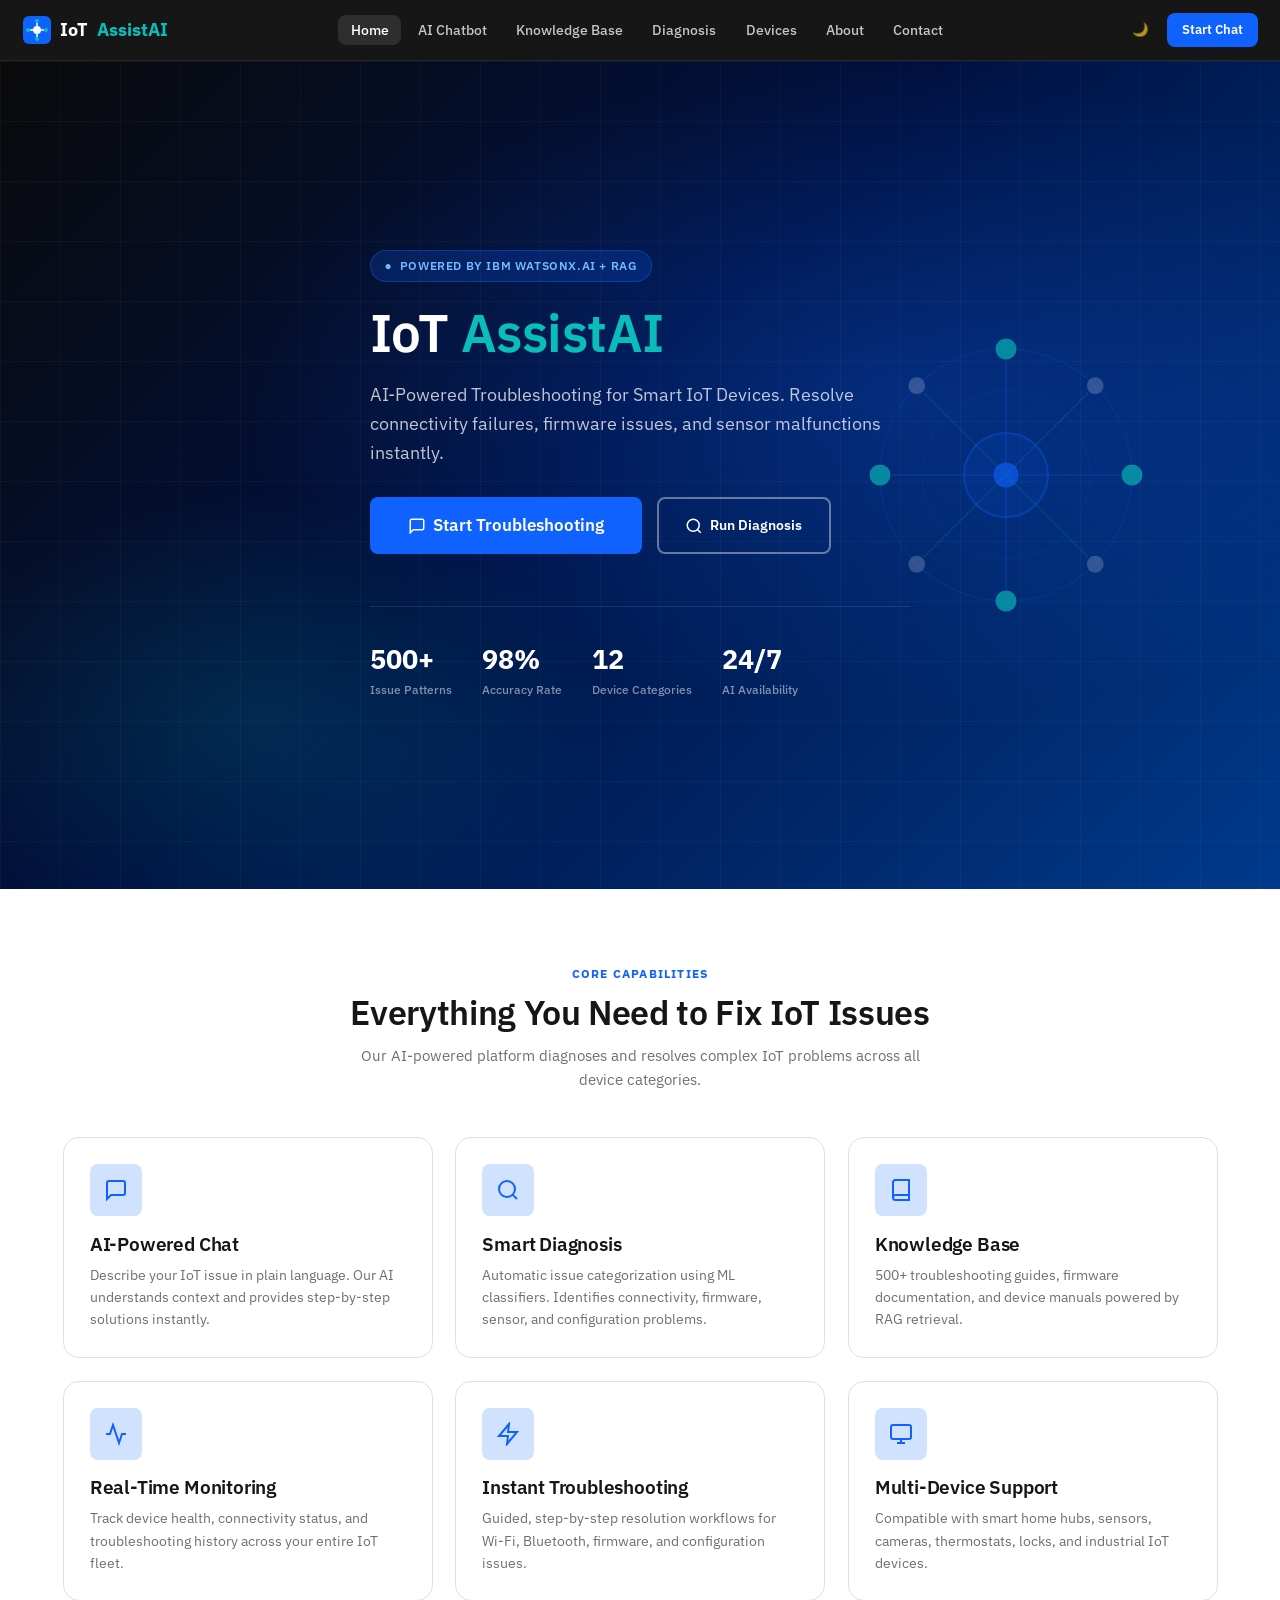
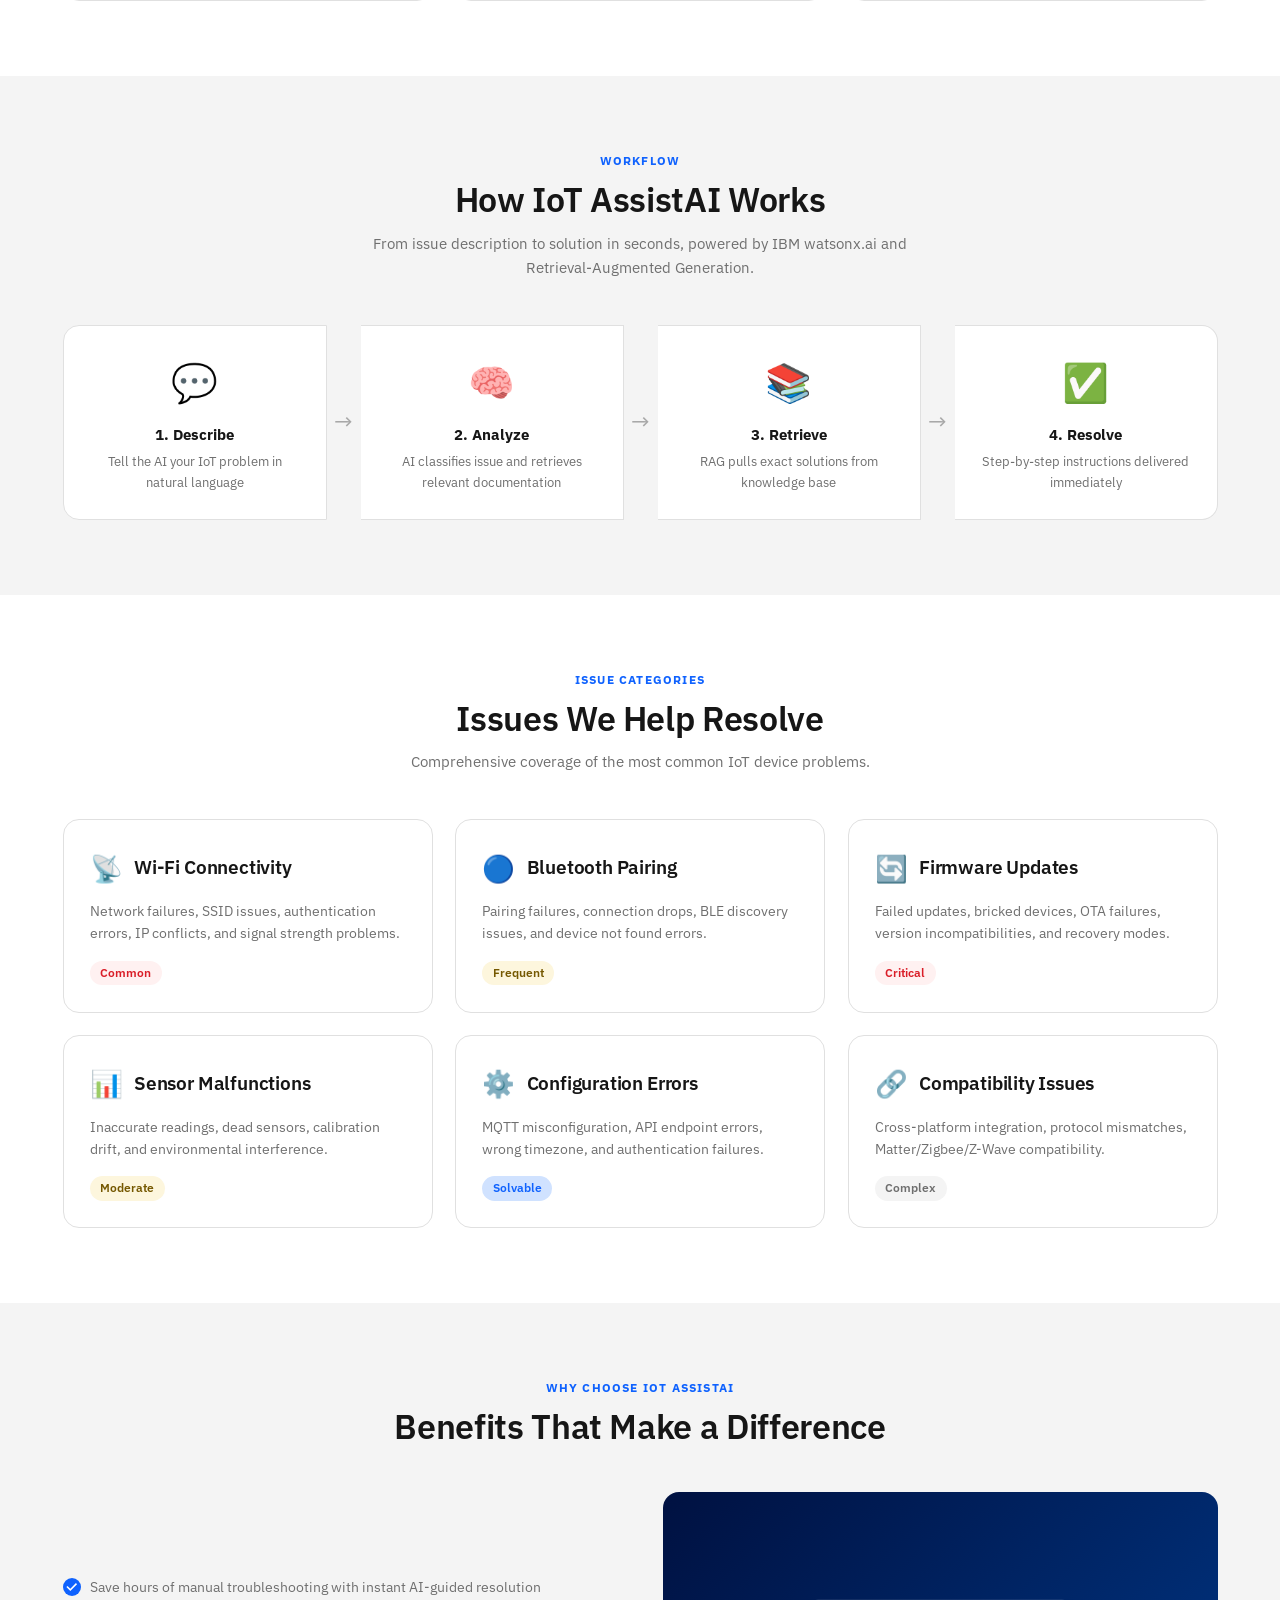
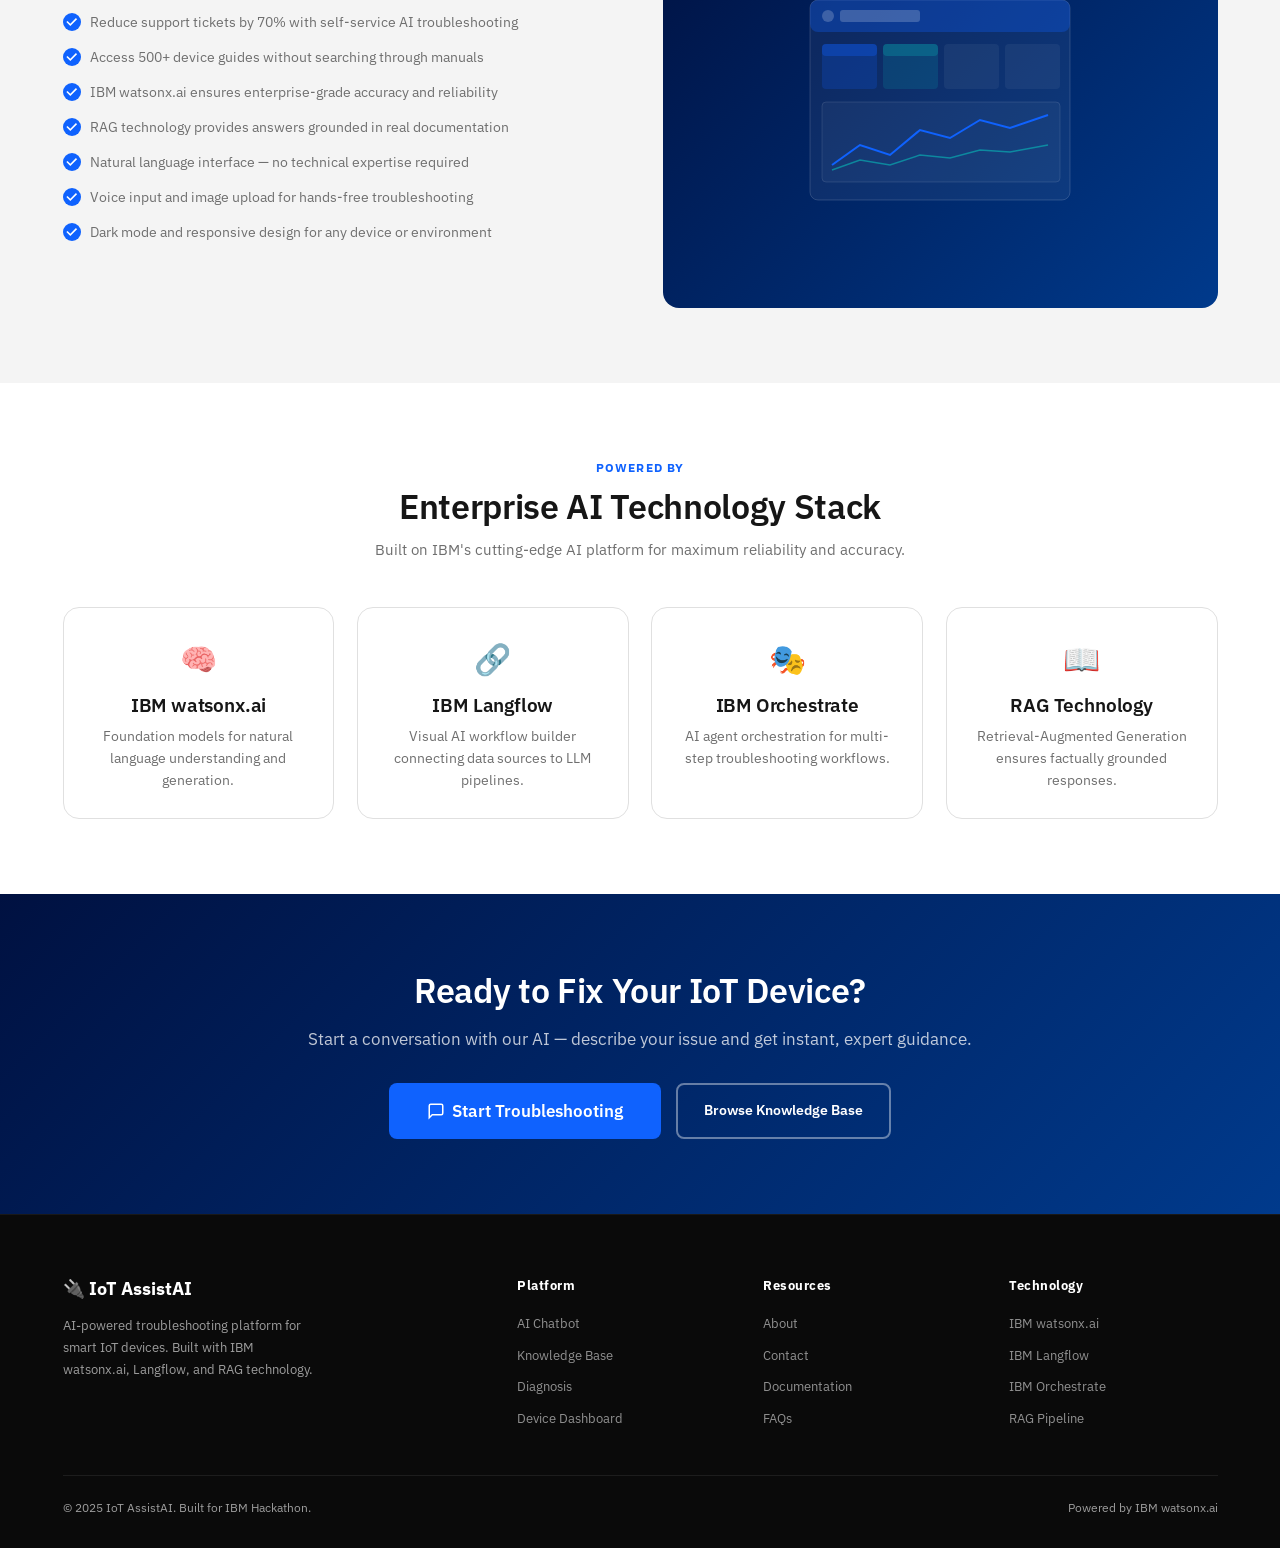
<file: iot-assistai/index.html>
<!DOCTYPE html>
<html lang="en" data-theme="light">
<head>
  <meta charset="UTF-8" />
  <meta name="viewport" content="width=device-width, initial-scale=1.0" />
  <title>IoT AssistAI – Smart IoT Device Troubleshooting Chatbot</title>
  <meta name="description" content="AI-Powered Troubleshooting for Smart IoT Devices. Diagnose Wi-Fi failures, Bluetooth issues, sensor malfunctions and more." />
  <link rel="preconnect" href="https://fonts.googleapis.com" />
  <link href="https://fonts.googleapis.com/css2?family=IBM+Plex+Sans:wght@300;400;500;600;700&family=IBM+Plex+Mono:wght@400;500&display=swap" rel="stylesheet" />
  <link rel="stylesheet" href="styles.css" />
  <script>
    const t = localStorage.getItem('iot-theme') || 'light';
    document.documentElement.setAttribute('data-theme', t);
  </script>
</head>
<body>

<!-- ═══ NAVBAR ═══ -->
<nav class="navbar">
  <div class="nav-inner">
    <a href="index.html" class="nav-brand">
      <svg viewBox="0 0 28 28" fill="none" xmlns="http://www.w3.org/2000/svg">
        <rect width="28" height="28" rx="6" fill="#0f62fe"/>
        <circle cx="14" cy="14" r="4" fill="white"/>
        <circle cx="14" cy="5" r="2" fill="#08bdba"/>
        <circle cx="14" cy="23" r="2" fill="#08bdba"/>
        <circle cx="5" cy="14" r="2" fill="#08bdba"/>
        <circle cx="23" cy="14" r="2" fill="#08bdba"/>
        <line x1="14" y1="7" x2="14" y2="10" stroke="white" stroke-width="1.5"/>
        <line x1="14" y1="18" x2="14" y2="21" stroke="white" stroke-width="1.5"/>
        <line x1="7" y1="14" x2="10" y2="14" stroke="white" stroke-width="1.5"/>
        <line x1="18" y1="14" x2="21" y2="14" stroke="white" stroke-width="1.5"/>
      </svg>
      IoT <span class="accent">AssistAI</span>
    </a>
    <ul class="nav-links">
      <li><a href="index.html" class="active">Home</a></li>
      <li><a href="chatbot.html">AI Chatbot</a></li>
      <li><a href="knowledge-base.html">Knowledge Base</a></li>
      <li><a href="diagnosis.html">Diagnosis</a></li>
      <li><a href="device-dashboard.html">Devices</a></li>
      <li><a href="about.html">About</a></li>
      <li><a href="contact.html">Contact</a></li>
    </ul>
    <div class="nav-actions">
      <button class="theme-btn" onclick="toggleTheme()" title="Toggle dark mode">
        <span class="theme-icon">🌙</span>
      </button>
      <a href="chatbot.html" class="btn btn-primary btn-sm">Start Chat</a>
      <button class="hamburger" aria-label="Menu">
        <span></span><span></span><span></span>
      </button>
    </div>
  </div>
</nav>

<!-- ═══ HERO ═══ -->
<section class="hero">
  <div class="hero-grid"></div>
  <div class="container">
    <div class="hero-content">
      <div class="hero-badge animate-fadeup animate-delay-1">
        <span>●</span> Powered by IBM watsonx.ai + RAG
      </div>
      <h1 class="hero-title animate-fadeup animate-delay-2">
        IoT <span>AssistAI</span>
      </h1>
      <p class="hero-tagline animate-fadeup animate-delay-3">
        AI-Powered Troubleshooting for Smart IoT Devices. Resolve connectivity failures, firmware issues, and sensor malfunctions instantly.
      </p>
      <div class="hero-ctas animate-fadeup animate-delay-4">
        <a href="chatbot.html" class="btn btn-primary btn-lg">
          <svg width="18" height="18" viewBox="0 0 24 24" fill="none" stroke="currentColor" stroke-width="2"><path d="M21 15a2 2 0 0 1-2 2H7l-4 4V5a2 2 0 0 1 2-2h14a2 2 0 0 1 2 2z"></path></svg>
          Start Troubleshooting
        </a>
        <a href="diagnosis.html" class="btn btn-outline" style="border-color:rgba(255,255,255,.4);color:#fff;">
          <svg width="18" height="18" viewBox="0 0 24 24" fill="none" stroke="currentColor" stroke-width="2"><circle cx="11" cy="11" r="8"></circle><line x1="21" y1="21" x2="16.65" y2="16.65"></line></svg>
          Run Diagnosis
        </a>
      </div>
      <div class="hero-stats animate-fadeup animate-delay-5">
        <div>
          <div class="hero-stat-num"><span data-count="500" data-suffix="+">0+</span></div>
          <div class="hero-stat-label">Issue Patterns</div>
        </div>
        <div>
          <div class="hero-stat-num"><span data-count="98" data-suffix="%">0%</span></div>
          <div class="hero-stat-label">Accuracy Rate</div>
        </div>
        <div>
          <div class="hero-stat-num"><span data-count="12">0</span></div>
          <div class="hero-stat-label">Device Categories</div>
        </div>
        <div>
          <div class="hero-stat-num"><span data-count="24" data-suffix="/7">0/7</span></div>
          <div class="hero-stat-label">AI Availability</div>
        </div>
      </div>
    </div>
  </div>
  <!-- Decorative IoT network SVG -->
  <div class="hero-visual">
    <svg viewBox="0 0 400 400" xmlns="http://www.w3.org/2000/svg">
      <circle cx="200" cy="200" r="120" stroke="rgba(15,98,254,.3)" stroke-width="1" fill="none"/>
      <circle cx="200" cy="200" r="80" stroke="rgba(15,98,254,.2)" stroke-width="1" fill="none"/>
      <circle cx="200" cy="200" r="40" fill="rgba(15,98,254,.15)" stroke="rgba(15,98,254,.5)" stroke-width="2"/>
      <circle cx="200" cy="200" r="12" fill="#0f62fe"/>
      <!-- Nodes -->
      <circle cx="200" cy="80" r="10" fill="#08bdba"/>
      <circle cx="200" cy="320" r="10" fill="#08bdba"/>
      <circle cx="80" cy="200" r="10" fill="#08bdba"/>
      <circle cx="320" cy="200" r="10" fill="#08bdba"/>
      <circle cx="115" cy="115" r="8" fill="rgba(255,255,255,.3)"/>
      <circle cx="285" cy="115" r="8" fill="rgba(255,255,255,.3)"/>
      <circle cx="115" cy="285" r="8" fill="rgba(255,255,255,.3)"/>
      <circle cx="285" cy="285" r="8" fill="rgba(255,255,255,.3)"/>
      <!-- Lines from center to nodes -->
      <line x1="200" y1="200" x2="200" y2="92" stroke="rgba(15,98,254,.4)" stroke-width="1.5"/>
      <line x1="200" y1="200" x2="200" y2="308" stroke="rgba(15,98,254,.4)" stroke-width="1.5"/>
      <line x1="200" y1="200" x2="92" y2="200" stroke="rgba(15,98,254,.4)" stroke-width="1.5"/>
      <line x1="200" y1="200" x2="308" y2="200" stroke="rgba(15,98,254,.4)" stroke-width="1.5"/>
      <line x1="200" y1="200" x2="122" y2="122" stroke="rgba(8,189,186,.3)" stroke-width="1"/>
      <line x1="200" y1="200" x2="278" y2="122" stroke="rgba(8,189,186,.3)" stroke-width="1"/>
      <line x1="200" y1="200" x2="122" y2="278" stroke="rgba(8,189,186,.3)" stroke-width="1"/>
      <line x1="200" y1="200" x2="278" y2="278" stroke="rgba(8,189,186,.3)" stroke-width="1"/>
    </svg>
  </div>
</section>

<!-- ═══ FEATURES ═══ -->
<section class="section">
  <div class="container">
    <div class="section-header">
      <span class="overline">Core Capabilities</span>
      <h2>Everything You Need to Fix IoT Issues</h2>
      <p>Our AI-powered platform diagnoses and resolves complex IoT problems across all device categories.</p>
    </div>
    <div class="grid-3">
      <div class="card animate-on-scroll">
        <div class="card-icon">
          <svg width="24" height="24" viewBox="0 0 24 24" fill="none" stroke="currentColor" stroke-width="2"><path d="M21 15a2 2 0 0 1-2 2H7l-4 4V5a2 2 0 0 1 2-2h14a2 2 0 0 1 2 2z"></path></svg>
        </div>
        <h3>AI-Powered Chat</h3>
        <p>Describe your IoT issue in plain language. Our AI understands context and provides step-by-step solutions instantly.</p>
      </div>
      <div class="card animate-on-scroll">
        <div class="card-icon">
          <svg width="24" height="24" viewBox="0 0 24 24" fill="none" stroke="currentColor" stroke-width="2"><circle cx="11" cy="11" r="8"></circle><line x1="21" y1="21" x2="16.65" y2="16.65"></line></svg>
        </div>
        <h3>Smart Diagnosis</h3>
        <p>Automatic issue categorization using ML classifiers. Identifies connectivity, firmware, sensor, and configuration problems.</p>
      </div>
      <div class="card animate-on-scroll">
        <div class="card-icon">
          <svg width="24" height="24" viewBox="0 0 24 24" fill="none" stroke="currentColor" stroke-width="2"><path d="M4 19.5A2.5 2.5 0 0 1 6.5 17H20"></path><path d="M6.5 2H20v20H6.5A2.5 2.5 0 0 1 4 19.5v-15A2.5 2.5 0 0 1 6.5 2z"></path></svg>
        </div>
        <h3>Knowledge Base</h3>
        <p>500+ troubleshooting guides, firmware documentation, and device manuals powered by RAG retrieval.</p>
      </div>
      <div class="card animate-on-scroll">
        <div class="card-icon">
          <svg width="24" height="24" viewBox="0 0 24 24" fill="none" stroke="currentColor" stroke-width="2"><polyline points="22 12 18 12 15 21 9 3 6 12 2 12"></polyline></svg>
        </div>
        <h3>Real-Time Monitoring</h3>
        <p>Track device health, connectivity status, and troubleshooting history across your entire IoT fleet.</p>
      </div>
      <div class="card animate-on-scroll">
        <div class="card-icon">
          <svg width="24" height="24" viewBox="0 0 24 24" fill="none" stroke="currentColor" stroke-width="2"><polygon points="13 2 3 14 12 14 11 22 21 10 12 10 13 2"></polygon></svg>
        </div>
        <h3>Instant Troubleshooting</h3>
        <p>Guided, step-by-step resolution workflows for Wi-Fi, Bluetooth, firmware, and configuration issues.</p>
      </div>
      <div class="card animate-on-scroll">
        <div class="card-icon">
          <svg width="24" height="24" viewBox="0 0 24 24" fill="none" stroke="currentColor" stroke-width="2"><rect x="2" y="3" width="20" height="14" rx="2" ry="2"></rect><line x1="8" y1="21" x2="16" y2="21"></line><line x1="12" y1="17" x2="12" y2="21"></line></svg>
        </div>
        <h3>Multi-Device Support</h3>
        <p>Compatible with smart home hubs, sensors, cameras, thermostats, locks, and industrial IoT devices.</p>
      </div>
    </div>
  </div>
</section>

<!-- ═══ HOW IT WORKS ═══ -->
<section class="section section-alt">
  <div class="container">
    <div class="section-header">
      <span class="overline">Workflow</span>
      <h2>How IoT AssistAI Works</h2>
      <p>From issue description to solution in seconds, powered by IBM watsonx.ai and Retrieval-Augmented Generation.</p>
    </div>
    <div style="display:flex;gap:0;align-items:stretch;flex-wrap:wrap;">
      <div class="card" style="flex:1;min-width:160px;text-align:center;border-radius:var(--radius-lg) 0 0 var(--radius-lg);margin:0;">
        <div style="font-size:2.5rem;margin-bottom:.75rem;">💬</div>
        <div style="font-weight:700;margin-bottom:.35rem;">1. Describe</div>
        <p style="font-size:.85rem;">Tell the AI your IoT problem in natural language</p>
      </div>
      <div style="display:flex;align-items:center;padding:0 .5rem;color:var(--text-light);font-size:1.5rem;flex-shrink:0;">→</div>
      <div class="card" style="flex:1;min-width:160px;text-align:center;border-radius:0;margin:0;border-left:none;">
        <div style="font-size:2.5rem;margin-bottom:.75rem;">🧠</div>
        <div style="font-weight:700;margin-bottom:.35rem;">2. Analyze</div>
        <p style="font-size:.85rem;">AI classifies issue and retrieves relevant documentation</p>
      </div>
      <div style="display:flex;align-items:center;padding:0 .5rem;color:var(--text-light);font-size:1.5rem;flex-shrink:0;">→</div>
      <div class="card" style="flex:1;min-width:160px;text-align:center;border-radius:0;margin:0;border-left:none;">
        <div style="font-size:2.5rem;margin-bottom:.75rem;">📚</div>
        <div style="font-weight:700;margin-bottom:.35rem;">3. Retrieve</div>
        <p style="font-size:.85rem;">RAG pulls exact solutions from knowledge base</p>
      </div>
      <div style="display:flex;align-items:center;padding:0 .5rem;color:var(--text-light);font-size:1.5rem;flex-shrink:0;">→</div>
      <div class="card" style="flex:1;min-width:160px;text-align:center;border-radius:0 var(--radius-lg) var(--radius-lg) 0;margin:0;border-left:none;">
        <div style="font-size:2.5rem;margin-bottom:.75rem;">✅</div>
        <div style="font-weight:700;margin-bottom:.35rem;">4. Resolve</div>
        <p style="font-size:.85rem;">Step-by-step instructions delivered immediately</p>
      </div>
    </div>
  </div>
</section>

<!-- ═══ ISSUE TYPES ═══ -->
<section class="section">
  <div class="container">
    <div class="section-header">
      <span class="overline">Issue Categories</span>
      <h2>Issues We Help Resolve</h2>
      <p>Comprehensive coverage of the most common IoT device problems.</p>
    </div>
    <div class="grid-3">
      <a href="diagnosis.html" class="card" style="text-decoration:none;color:inherit;">
        <div style="display:flex;align-items:center;gap:.75rem;margin-bottom:.75rem;">
          <span style="font-size:1.75rem;">📡</span>
          <h3 style="margin:0;">Wi-Fi Connectivity</h3>
        </div>
        <p>Network failures, SSID issues, authentication errors, IP conflicts, and signal strength problems.</p>
        <div style="margin-top:1rem;"><span class="badge badge-red">Common</span></div>
      </a>
      <a href="diagnosis.html" class="card" style="text-decoration:none;color:inherit;">
        <div style="display:flex;align-items:center;gap:.75rem;margin-bottom:.75rem;">
          <span style="font-size:1.75rem;">🔵</span>
          <h3 style="margin:0;">Bluetooth Pairing</h3>
        </div>
        <p>Pairing failures, connection drops, BLE discovery issues, and device not found errors.</p>
        <div style="margin-top:1rem;"><span class="badge badge-yellow">Frequent</span></div>
      </a>
      <a href="diagnosis.html" class="card" style="text-decoration:none;color:inherit;">
        <div style="display:flex;align-items:center;gap:.75rem;margin-bottom:.75rem;">
          <span style="font-size:1.75rem;">🔄</span>
          <h3 style="margin:0;">Firmware Updates</h3>
        </div>
        <p>Failed updates, bricked devices, OTA failures, version incompatibilities, and recovery modes.</p>
        <div style="margin-top:1rem;"><span class="badge badge-red">Critical</span></div>
      </a>
      <a href="diagnosis.html" class="card" style="text-decoration:none;color:inherit;">
        <div style="display:flex;align-items:center;gap:.75rem;margin-bottom:.75rem;">
          <span style="font-size:1.75rem;">📊</span>
          <h3 style="margin:0;">Sensor Malfunctions</h3>
        </div>
        <p>Inaccurate readings, dead sensors, calibration drift, and environmental interference.</p>
        <div style="margin-top:1rem;"><span class="badge badge-yellow">Moderate</span></div>
      </a>
      <a href="diagnosis.html" class="card" style="text-decoration:none;color:inherit;">
        <div style="display:flex;align-items:center;gap:.75rem;margin-bottom:.75rem;">
          <span style="font-size:1.75rem;">⚙️</span>
          <h3 style="margin:0;">Configuration Errors</h3>
        </div>
        <p>MQTT misconfiguration, API endpoint errors, wrong timezone, and authentication failures.</p>
        <div style="margin-top:1rem;"><span class="badge badge-blue">Solvable</span></div>
      </a>
      <a href="diagnosis.html" class="card" style="text-decoration:none;color:inherit;">
        <div style="display:flex;align-items:center;gap:.75rem;margin-bottom:.75rem;">
          <span style="font-size:1.75rem;">🔗</span>
          <h3 style="margin:0;">Compatibility Issues</h3>
        </div>
        <p>Cross-platform integration, protocol mismatches, Matter/Zigbee/Z-Wave compatibility.</p>
        <div style="margin-top:1rem;"><span class="badge badge-gray">Complex</span></div>
      </a>
    </div>
  </div>
</section>

<!-- ═══ BENEFITS ═══ -->
<section class="section section-alt">
  <div class="container">
    <div class="section-header">
      <span class="overline">Why Choose IoT AssistAI</span>
      <h2>Benefits That Make a Difference</h2>
    </div>
    <div class="grid-2" style="gap:3rem;align-items:center;">
      <div>
        <ul class="feature-list" style="gap:.85rem;">
          <li>Save hours of manual troubleshooting with instant AI-guided resolution</li>
          <li>Reduce support tickets by 70% with self-service AI troubleshooting</li>
          <li>Access 500+ device guides without searching through manuals</li>
          <li>IBM watsonx.ai ensures enterprise-grade accuracy and reliability</li>
          <li>RAG technology provides answers grounded in real documentation</li>
          <li>Natural language interface — no technical expertise required</li>
          <li>Voice input and image upload for hands-free troubleshooting</li>
          <li>Dark mode and responsive design for any device or environment</li>
        </ul>
      </div>
      <div class="feature-visual" style="padding:2rem;">
        <svg width="280" height="220" viewBox="0 0 280 220" xmlns="http://www.w3.org/2000/svg">
          <!-- Dashboard mockup -->
          <rect x="10" y="10" width="260" height="200" rx="8" fill="rgba(255,255,255,.05)" stroke="rgba(255,255,255,.15)" stroke-width="1"/>
          <rect x="10" y="10" width="260" height="32" rx="8" fill="rgba(15,98,254,.3)"/>
          <circle cx="28" cy="26" r="6" fill="rgba(255,255,255,.2)"/>
          <rect x="40" y="20" width="80" height="12" rx="3" fill="rgba(255,255,255,.2)"/>
          <!-- Stats -->
          <rect x="22" y="54" width="55" height="45" rx="4" fill="rgba(15,98,254,.2)"/>
          <rect x="22" y="54" width="55" height="12" rx="4" fill="rgba(15,98,254,.3)"/>
          <rect x="83" y="54" width="55" height="45" rx="4" fill="rgba(8,189,186,.15)"/>
          <rect x="83" y="54" width="55" height="12" rx="4" fill="rgba(8,189,186,.25)"/>
          <rect x="144" y="54" width="55" height="45" rx="4" fill="rgba(255,255,255,.05)"/>
          <rect x="205" y="54" width="55" height="45" rx="4" fill="rgba(255,255,255,.05)"/>
          <!-- Chart -->
          <rect x="22" y="112" width="238" height="80" rx="4" fill="rgba(255,255,255,.04)" stroke="rgba(255,255,255,.1)" stroke-width="1"/>
          <polyline points="32,175 60,155 90,165 120,140 150,148 180,130 210,138 248,125" stroke="#0f62fe" stroke-width="2" fill="none"/>
          <polyline points="32,180 60,170 90,175 120,165 150,168 180,160 210,162 248,155" stroke="rgba(8,189,186,.6)" stroke-width="1.5" fill="none"/>
        </svg>
      </div>
    </div>
  </div>
</section>

<!-- ═══ TECHNOLOGIES ═══ -->
<section class="section">
  <div class="container">
    <div class="section-header">
      <span class="overline">Powered By</span>
      <h2>Enterprise AI Technology Stack</h2>
      <p>Built on IBM's cutting-edge AI platform for maximum reliability and accuracy.</p>
    </div>
    <div class="grid-4">
      <div class="card" style="text-align:center;">
        <div style="font-size:2rem;margin-bottom:.75rem;">🧠</div>
        <h3>IBM watsonx.ai</h3>
        <p>Foundation models for natural language understanding and generation.</p>
      </div>
      <div class="card" style="text-align:center;">
        <div style="font-size:2rem;margin-bottom:.75rem;">🔗</div>
        <h3>IBM Langflow</h3>
        <p>Visual AI workflow builder connecting data sources to LLM pipelines.</p>
      </div>
      <div class="card" style="text-align:center;">
        <div style="font-size:2rem;margin-bottom:.75rem;">🎭</div>
        <h3>IBM Orchestrate</h3>
        <p>AI agent orchestration for multi-step troubleshooting workflows.</p>
      </div>
      <div class="card" style="text-align:center;">
        <div style="font-size:2rem;margin-bottom:.75rem;">📖</div>
        <h3>RAG Technology</h3>
        <p>Retrieval-Augmented Generation ensures factually grounded responses.</p>
      </div>
    </div>
  </div>
</section>

<!-- ═══ CTA ═══ -->
<section style="background:linear-gradient(135deg,#001141,#003a8c);padding:5rem 0;text-align:center;">
  <div class="container">
    <h2 style="color:#fff;margin-bottom:1rem;">Ready to Fix Your IoT Device?</h2>
    <p style="color:rgba(255,255,255,.75);font-size:1.1rem;margin-bottom:2rem;">Start a conversation with our AI — describe your issue and get instant, expert guidance.</p>
    <div class="hero-ctas" style="justify-content:center;">
      <a href="chatbot.html" class="btn btn-primary btn-lg">
        <svg width="18" height="18" viewBox="0 0 24 24" fill="none" stroke="currentColor" stroke-width="2"><path d="M21 15a2 2 0 0 1-2 2H7l-4 4V5a2 2 0 0 1 2-2h14a2 2 0 0 1 2 2z"></path></svg>
        Start Troubleshooting
      </a>
      <a href="knowledge-base.html" class="btn btn-outline" style="border-color:rgba(255,255,255,.4);color:#fff;">Browse Knowledge Base</a>
    </div>
  </div>
</section>

<!-- ═══ FOOTER ═══ -->
<footer class="footer">
  <div class="container">
    <div class="footer-grid">
      <div>
        <div class="footer-brand">🔌 IoT AssistAI</div>
        <p class="footer-desc">AI-powered troubleshooting platform for smart IoT devices. Built with IBM watsonx.ai, Langflow, and RAG technology.</p>
      </div>
      <div>
        <div class="footer-col-title">Platform</div>
        <ul class="footer-links">
          <li><a href="chatbot.html">AI Chatbot</a></li>
          <li><a href="knowledge-base.html">Knowledge Base</a></li>
          <li><a href="diagnosis.html">Diagnosis</a></li>
          <li><a href="device-dashboard.html">Device Dashboard</a></li>
        </ul>
      </div>
      <div>
        <div class="footer-col-title">Resources</div>
        <ul class="footer-links">
          <li><a href="about.html">About</a></li>
          <li><a href="contact.html">Contact</a></li>
          <li><a href="knowledge-base.html">Documentation</a></li>
          <li><a href="knowledge-base.html">FAQs</a></li>
        </ul>
      </div>
      <div>
        <div class="footer-col-title">Technology</div>
        <ul class="footer-links">
          <li><a href="about.html">IBM watsonx.ai</a></li>
          <li><a href="about.html">IBM Langflow</a></li>
          <li><a href="about.html">IBM Orchestrate</a></li>
          <li><a href="about.html">RAG Pipeline</a></li>
        </ul>
      </div>
    </div>
    <div class="footer-bottom">
      <span>© 2025 IoT AssistAI. Built for IBM Hackathon.</span>
      <span>Powered by IBM watsonx.ai</span>
    </div>
  </div>
</footer>

<script src="app.js"></script>
</body>
</html>
</file>
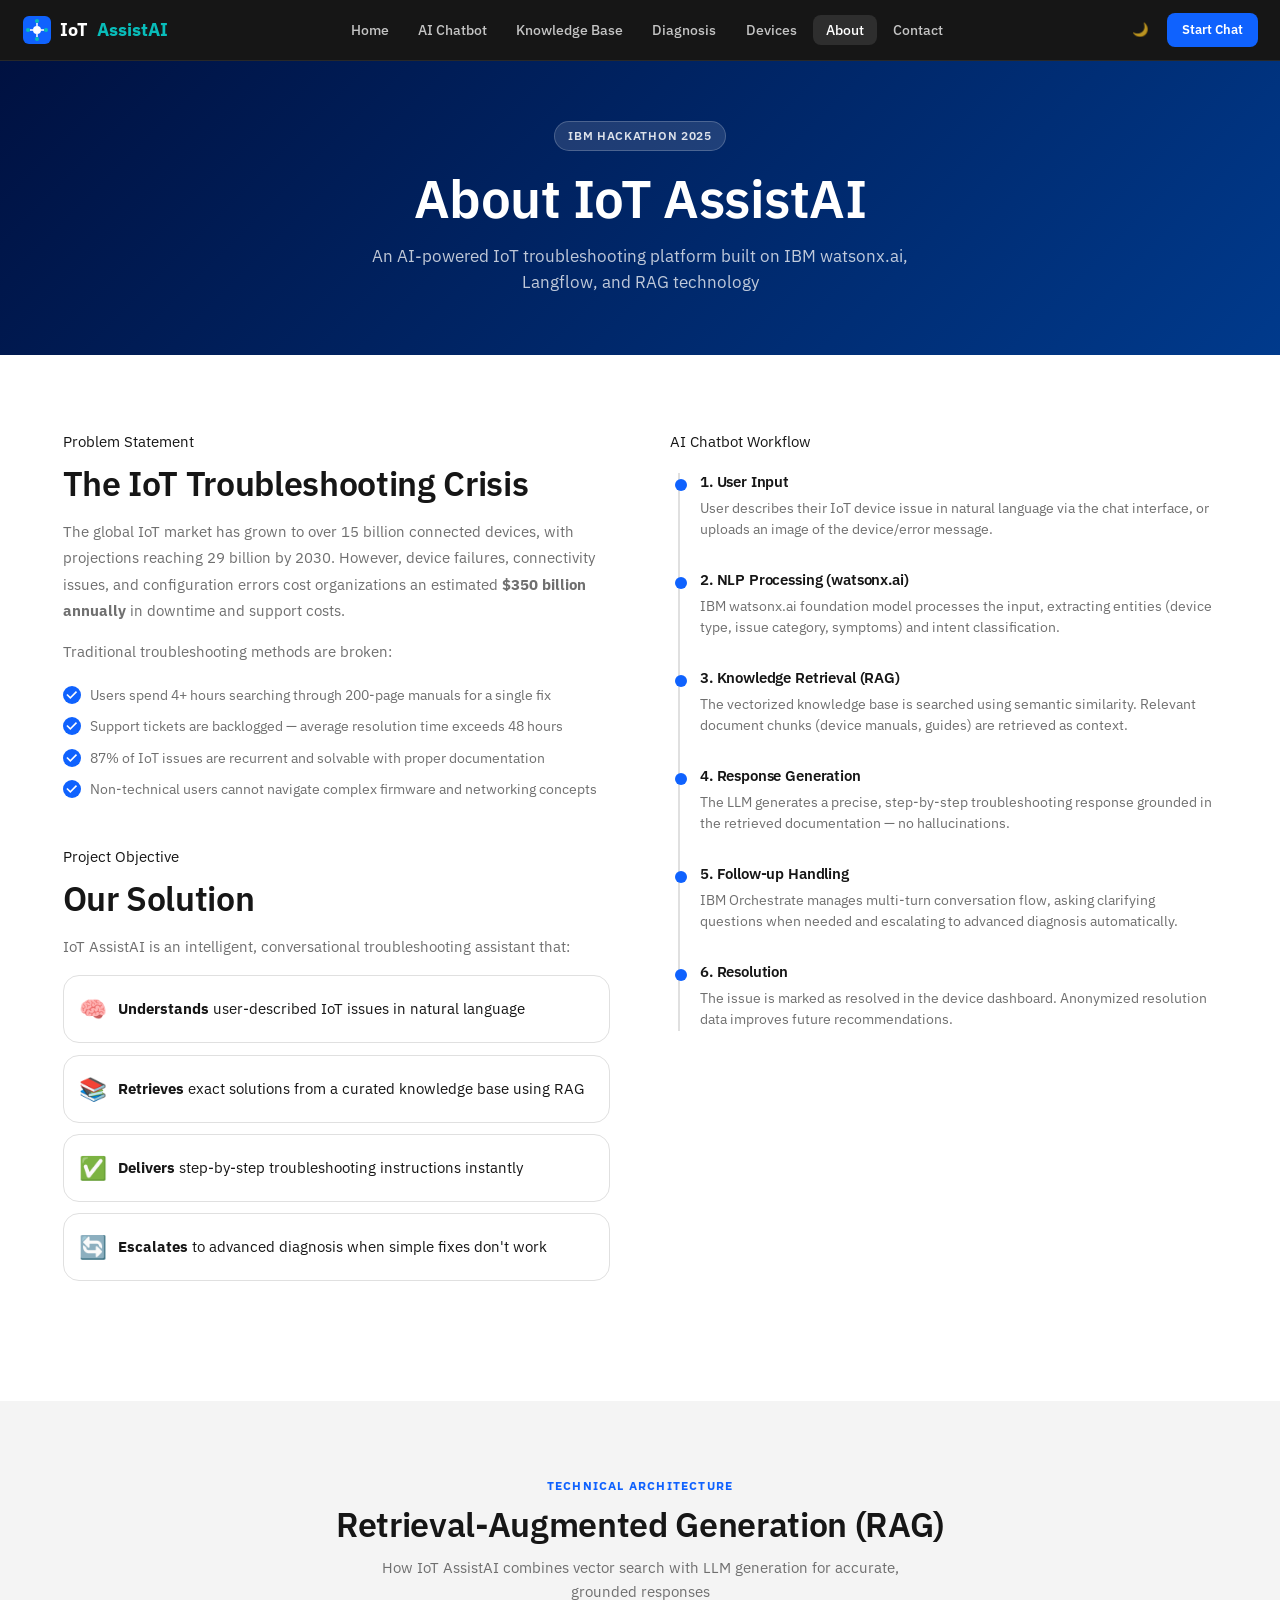
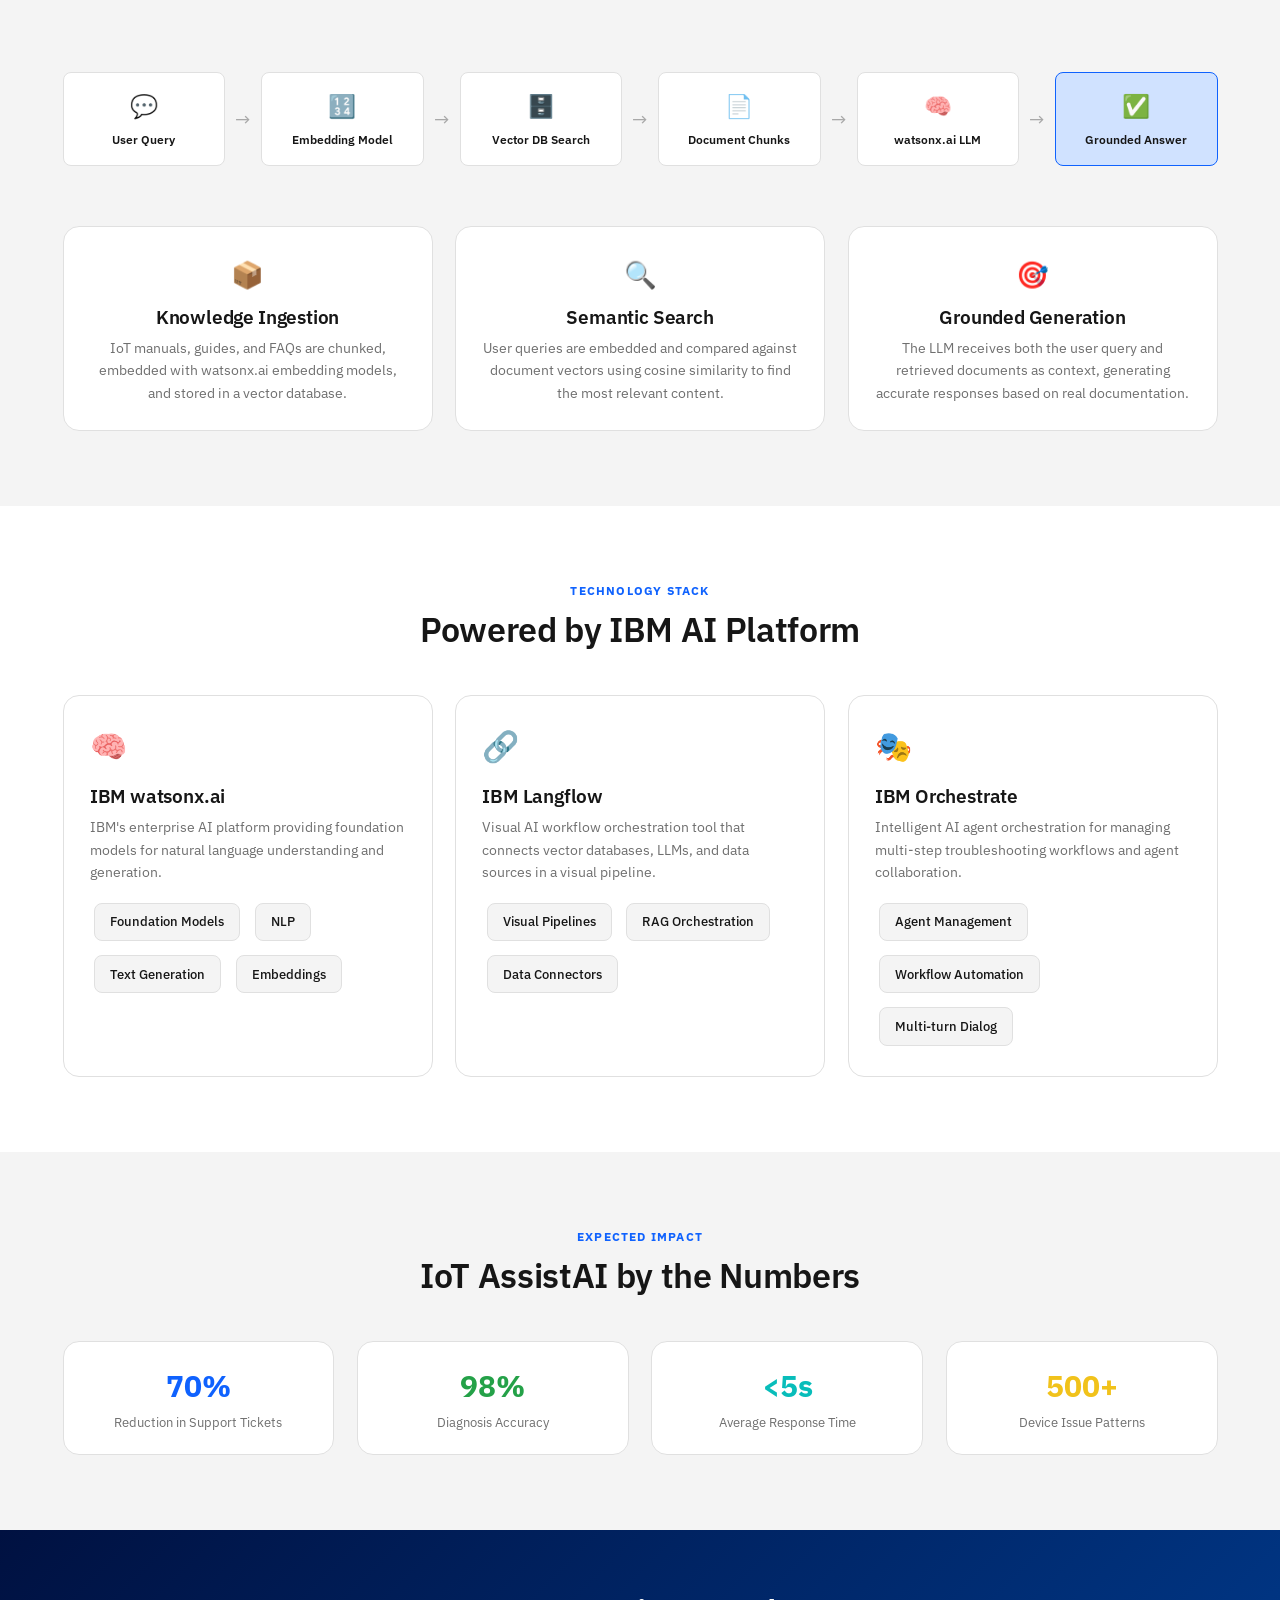
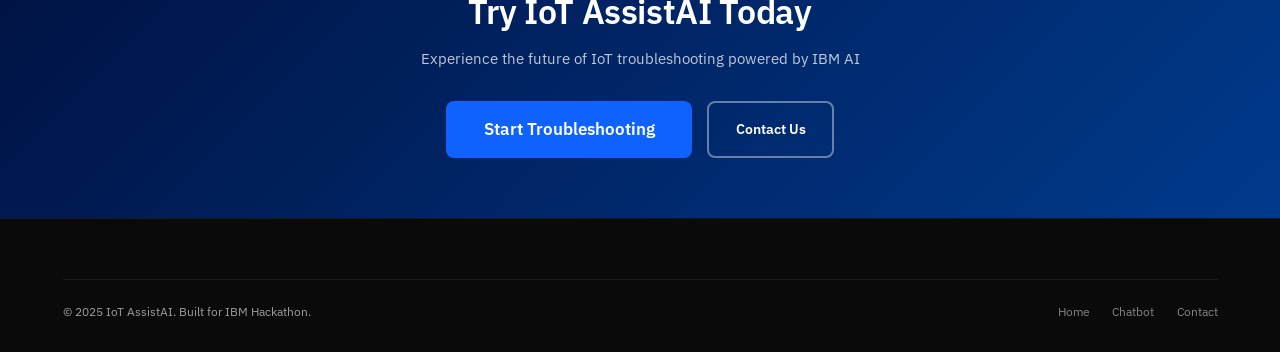
<file: iot-assistai/about.html>
<!DOCTYPE html>
<html lang="en" data-theme="light">
<head>
  <meta charset="UTF-8"/>
  <meta name="viewport" content="width=device-width, initial-scale=1.0"/>
  <title>About – IoT AssistAI</title>
  <link rel="preconnect" href="https://fonts.googleapis.com"/>
  <link href="https://fonts.googleapis.com/css2?family=IBM+Plex+Sans:wght@300;400;500;600;700&display=swap" rel="stylesheet"/>
  <link rel="stylesheet" href="styles.css"/>
  <script>const t=localStorage.getItem('iot-theme')||'light';document.documentElement.setAttribute('data-theme',t);</script>
</head>
<body>

<nav class="navbar">
  <div class="nav-inner">
    <a href="index.html" class="nav-brand">
      <svg viewBox="0 0 28 28" fill="none"><rect width="28" height="28" rx="6" fill="#0f62fe"/><circle cx="14" cy="14" r="4" fill="white"/><circle cx="14" cy="5" r="2" fill="#08bdba"/><circle cx="14" cy="23" r="2" fill="#08bdba"/><circle cx="5" cy="14" r="2" fill="#08bdba"/><circle cx="23" cy="14" r="2" fill="#08bdba"/><line x1="14" y1="7" x2="14" y2="10" stroke="white" stroke-width="1.5"/><line x1="14" y1="18" x2="14" y2="21" stroke="white" stroke-width="1.5"/><line x1="7" y1="14" x2="10" y2="14" stroke="white" stroke-width="1.5"/><line x1="18" y1="14" x2="21" y2="14" stroke="white" stroke-width="1.5"/></svg>
      IoT <span class="accent">AssistAI</span>
    </a>
    <ul class="nav-links">
      <li><a href="index.html">Home</a></li>
      <li><a href="chatbot.html">AI Chatbot</a></li>
      <li><a href="knowledge-base.html">Knowledge Base</a></li>
      <li><a href="diagnosis.html">Diagnosis</a></li>
      <li><a href="device-dashboard.html">Devices</a></li>
      <li><a href="about.html" class="active">About</a></li>
      <li><a href="contact.html">Contact</a></li>
    </ul>
    <div class="nav-actions">
      <button class="theme-btn" onclick="toggleTheme()"><span class="theme-icon">🌙</span></button>
      <a href="chatbot.html" class="btn btn-primary btn-sm">Start Chat</a>
      <button class="hamburger" aria-label="Menu"><span></span><span></span><span></span></button>
    </div>
  </div>
</nav>

<!-- Page Hero -->
<div style="background:linear-gradient(135deg,#001141,#003a8c);padding:4rem 0;text-align:center;">
  <div class="container">
    <span style="display:inline-block;background:rgba(255,255,255,.12);border:1px solid rgba(255,255,255,.2);color:rgba(255,255,255,.85);padding:.3rem .85rem;border-radius:2rem;font-size:.78rem;font-weight:600;letter-spacing:.06em;text-transform:uppercase;margin-bottom:1rem;">IBM Hackathon 2025</span>
    <h1 style="color:#fff;margin-bottom:.75rem;">About IoT AssistAI</h1>
    <p style="color:rgba(255,255,255,.75);font-size:1.1rem;max-width:600px;margin:0 auto;">An AI-powered IoT troubleshooting platform built on IBM watsonx.ai, Langflow, and RAG technology</p>
  </div>
</div>

<section class="section">
  <div class="container">
    <div class="grid-2" style="gap:4rem;align-items:start;">

      <!-- Left Content -->
      <div>
        <!-- Problem Statement -->
        <div style="margin-bottom:3rem;">
          <span class="overline" style="display:block;margin-bottom:.5rem;">Problem Statement</span>
          <h2 style="margin-bottom:1rem;">The IoT Troubleshooting Crisis</h2>
          <p style="color:var(--text-muted);line-height:1.75;margin-bottom:1rem;">The global IoT market has grown to over 15 billion connected devices, with projections reaching 29 billion by 2030. However, device failures, connectivity issues, and configuration errors cost organizations an estimated <strong>$350 billion annually</strong> in downtime and support costs.</p>
          <p style="color:var(--text-muted);line-height:1.75;margin-bottom:1rem;">Traditional troubleshooting methods are broken:</p>
          <ul class="feature-list" style="gap:.6rem;">
            <li>Users spend 4+ hours searching through 200-page manuals for a single fix</li>
            <li>Support tickets are backlogged — average resolution time exceeds 48 hours</li>
            <li>87% of IoT issues are recurrent and solvable with proper documentation</li>
            <li>Non-technical users cannot navigate complex firmware and networking concepts</li>
          </ul>
        </div>

        <!-- Project Objective -->
        <div style="margin-bottom:3rem;">
          <span class="overline" style="display:block;margin-bottom:.5rem;">Project Objective</span>
          <h2 style="margin-bottom:1rem;">Our Solution</h2>
          <p style="color:var(--text-muted);line-height:1.75;margin-bottom:1rem;">IoT AssistAI is an intelligent, conversational troubleshooting assistant that:</p>
          <div style="display:flex;flex-direction:column;gap:.75rem;">
            <div class="card" style="padding:1rem;display:flex;align-items:center;gap:.75rem;">
              <span style="font-size:1.5rem;">🧠</span>
              <div><strong>Understands</strong> user-described IoT issues in natural language</div>
            </div>
            <div class="card" style="padding:1rem;display:flex;align-items:center;gap:.75rem;">
              <span style="font-size:1.5rem;">📚</span>
              <div><strong>Retrieves</strong> exact solutions from a curated knowledge base using RAG</div>
            </div>
            <div class="card" style="padding:1rem;display:flex;align-items:center;gap:.75rem;">
              <span style="font-size:1.5rem;">✅</span>
              <div><strong>Delivers</strong> step-by-step troubleshooting instructions instantly</div>
            </div>
            <div class="card" style="padding:1rem;display:flex;align-items:center;gap:.75rem;">
              <span style="font-size:1.5rem;">🔄</span>
              <div><strong>Escalates</strong> to advanced diagnosis when simple fixes don't work</div>
            </div>
          </div>
        </div>
      </div>

      <!-- Right: Timeline / Workflow -->
      <div>
        <span class="overline" style="display:block;margin-bottom:1.25rem;">AI Chatbot Workflow</span>
        <div class="timeline">
          <div class="timeline-item">
            <h4>1. User Input</h4>
            <p>User describes their IoT device issue in natural language via the chat interface, or uploads an image of the device/error message.</p>
          </div>
          <div class="timeline-item">
            <h4>2. NLP Processing (watsonx.ai)</h4>
            <p>IBM watsonx.ai foundation model processes the input, extracting entities (device type, issue category, symptoms) and intent classification.</p>
          </div>
          <div class="timeline-item">
            <h4>3. Knowledge Retrieval (RAG)</h4>
            <p>The vectorized knowledge base is searched using semantic similarity. Relevant document chunks (device manuals, guides) are retrieved as context.</p>
          </div>
          <div class="timeline-item">
            <h4>4. Response Generation</h4>
            <p>The LLM generates a precise, step-by-step troubleshooting response grounded in the retrieved documentation — no hallucinations.</p>
          </div>
          <div class="timeline-item">
            <h4>5. Follow-up Handling</h4>
            <p>IBM Orchestrate manages multi-turn conversation flow, asking clarifying questions when needed and escalating to advanced diagnosis automatically.</p>
          </div>
          <div class="timeline-item">
            <h4>6. Resolution</h4>
            <p>The issue is marked as resolved in the device dashboard. Anonymized resolution data improves future recommendations.</p>
          </div>
        </div>
      </div>
    </div>
  </div>
</section>

<!-- RAG Architecture -->
<section class="section section-alt">
  <div class="container">
    <div class="section-header">
      <span class="overline">Technical Architecture</span>
      <h2>Retrieval-Augmented Generation (RAG)</h2>
      <p>How IoT AssistAI combines vector search with LLM generation for accurate, grounded responses</p>
    </div>
    <div class="rag-flow">
      <div class="rag-step">
        <span class="rag-icon">💬</span>
        User Query
      </div>
      <div class="rag-arrow">→</div>
      <div class="rag-step">
        <span class="rag-icon">🔢</span>
        Embedding Model
      </div>
      <div class="rag-arrow">→</div>
      <div class="rag-step">
        <span class="rag-icon">🗄️</span>
        Vector DB Search
      </div>
      <div class="rag-arrow">→</div>
      <div class="rag-step">
        <span class="rag-icon">📄</span>
        Document Chunks
      </div>
      <div class="rag-arrow">→</div>
      <div class="rag-step">
        <span class="rag-icon">🧠</span>
        watsonx.ai LLM
      </div>
      <div class="rag-arrow">→</div>
      <div class="rag-step" style="border-color:var(--primary);background:var(--primary-light);">
        <span class="rag-icon">✅</span>
        Grounded Answer
      </div>
    </div>
    <div class="grid-3" style="margin-top:2.5rem;">
      <div class="card" style="text-align:center;">
        <div style="font-size:1.75rem;margin-bottom:.75rem;">📦</div>
        <h3>Knowledge Ingestion</h3>
        <p>IoT manuals, guides, and FAQs are chunked, embedded with watsonx.ai embedding models, and stored in a vector database.</p>
      </div>
      <div class="card" style="text-align:center;">
        <div style="font-size:1.75rem;margin-bottom:.75rem;">🔍</div>
        <h3>Semantic Search</h3>
        <p>User queries are embedded and compared against document vectors using cosine similarity to find the most relevant content.</p>
      </div>
      <div class="card" style="text-align:center;">
        <div style="font-size:1.75rem;margin-bottom:.75rem;">🎯</div>
        <h3>Grounded Generation</h3>
        <p>The LLM receives both the user query and retrieved documents as context, generating accurate responses based on real documentation.</p>
      </div>
    </div>
  </div>
</section>

<!-- IBM Technology Stack -->
<section class="section">
  <div class="container">
    <div class="section-header">
      <span class="overline">Technology Stack</span>
      <h2>Powered by IBM AI Platform</h2>
    </div>
    <div class="grid-3">
      <div class="card">
        <div style="font-size:2rem;margin-bottom:1rem;">🧠</div>
        <h3>IBM watsonx.ai</h3>
        <p style="margin-bottom:1rem;">IBM's enterprise AI platform providing foundation models for natural language understanding and generation.</p>
        <div style="display:flex;flex-wrap:wrap;gap:.35rem;">
          <span class="tech-badge">Foundation Models</span>
          <span class="tech-badge">NLP</span>
          <span class="tech-badge">Text Generation</span>
          <span class="tech-badge">Embeddings</span>
        </div>
      </div>
      <div class="card">
        <div style="font-size:2rem;margin-bottom:1rem;">🔗</div>
        <h3>IBM Langflow</h3>
        <p style="margin-bottom:1rem;">Visual AI workflow orchestration tool that connects vector databases, LLMs, and data sources in a visual pipeline.</p>
        <div style="display:flex;flex-wrap:wrap;gap:.35rem;">
          <span class="tech-badge">Visual Pipelines</span>
          <span class="tech-badge">RAG Orchestration</span>
          <span class="tech-badge">Data Connectors</span>
        </div>
      </div>
      <div class="card">
        <div style="font-size:2rem;margin-bottom:1rem;">🎭</div>
        <h3>IBM Orchestrate</h3>
        <p style="margin-bottom:1rem;">Intelligent AI agent orchestration for managing multi-step troubleshooting workflows and agent collaboration.</p>
        <div style="display:flex;flex-wrap:wrap;gap:.35rem;">
          <span class="tech-badge">Agent Management</span>
          <span class="tech-badge">Workflow Automation</span>
          <span class="tech-badge">Multi-turn Dialog</span>
        </div>
      </div>
    </div>
  </div>
</section>

<!-- Impact -->
<section class="section section-alt">
  <div class="container">
    <div class="section-header">
      <span class="overline">Expected Impact</span>
      <h2>IoT AssistAI by the Numbers</h2>
    </div>
    <div class="grid-4">
      <div class="stat-card" style="text-align:center;">
        <div class="stat-num" style="color:var(--primary);">70%</div>
        <div class="stat-label">Reduction in Support Tickets</div>
      </div>
      <div class="stat-card" style="text-align:center;">
        <div class="stat-num" style="color:var(--success);">98%</div>
        <div class="stat-label">Diagnosis Accuracy</div>
      </div>
      <div class="stat-card" style="text-align:center;">
        <div class="stat-num" style="color:var(--accent);">&lt;5s</div>
        <div class="stat-label">Average Response Time</div>
      </div>
      <div class="stat-card" style="text-align:center;">
        <div class="stat-num" style="color:var(--warning);">500+</div>
        <div class="stat-label">Device Issue Patterns</div>
      </div>
    </div>
  </div>
</section>

<!-- CTA -->
<section style="background:linear-gradient(135deg,#001141,#003a8c);padding:4rem 0;text-align:center;">
  <div class="container">
    <h2 style="color:#fff;margin-bottom:1rem;">Try IoT AssistAI Today</h2>
    <p style="color:rgba(255,255,255,.75);margin-bottom:2rem;">Experience the future of IoT troubleshooting powered by IBM AI</p>
    <div style="display:flex;gap:1rem;justify-content:center;flex-wrap:wrap;">
      <a href="chatbot.html" class="btn btn-primary btn-lg">Start Troubleshooting</a>
      <a href="contact.html" class="btn btn-outline" style="border-color:rgba(255,255,255,.4);color:#fff;">Contact Us</a>
    </div>
  </div>
</section>

<footer class="footer">
  <div class="container">
    <div class="footer-bottom">
      <span>© 2025 IoT AssistAI. Built for IBM Hackathon.</span>
      <div style="display:flex;gap:1.5rem;">
        <a href="index.html" style="color:rgba(255,255,255,.5);">Home</a>
        <a href="chatbot.html" style="color:rgba(255,255,255,.5);">Chatbot</a>
        <a href="contact.html" style="color:rgba(255,255,255,.5);">Contact</a>
      </div>
    </div>
  </div>
</footer>

<script src="app.js"></script>
</body>
</html>
</file>
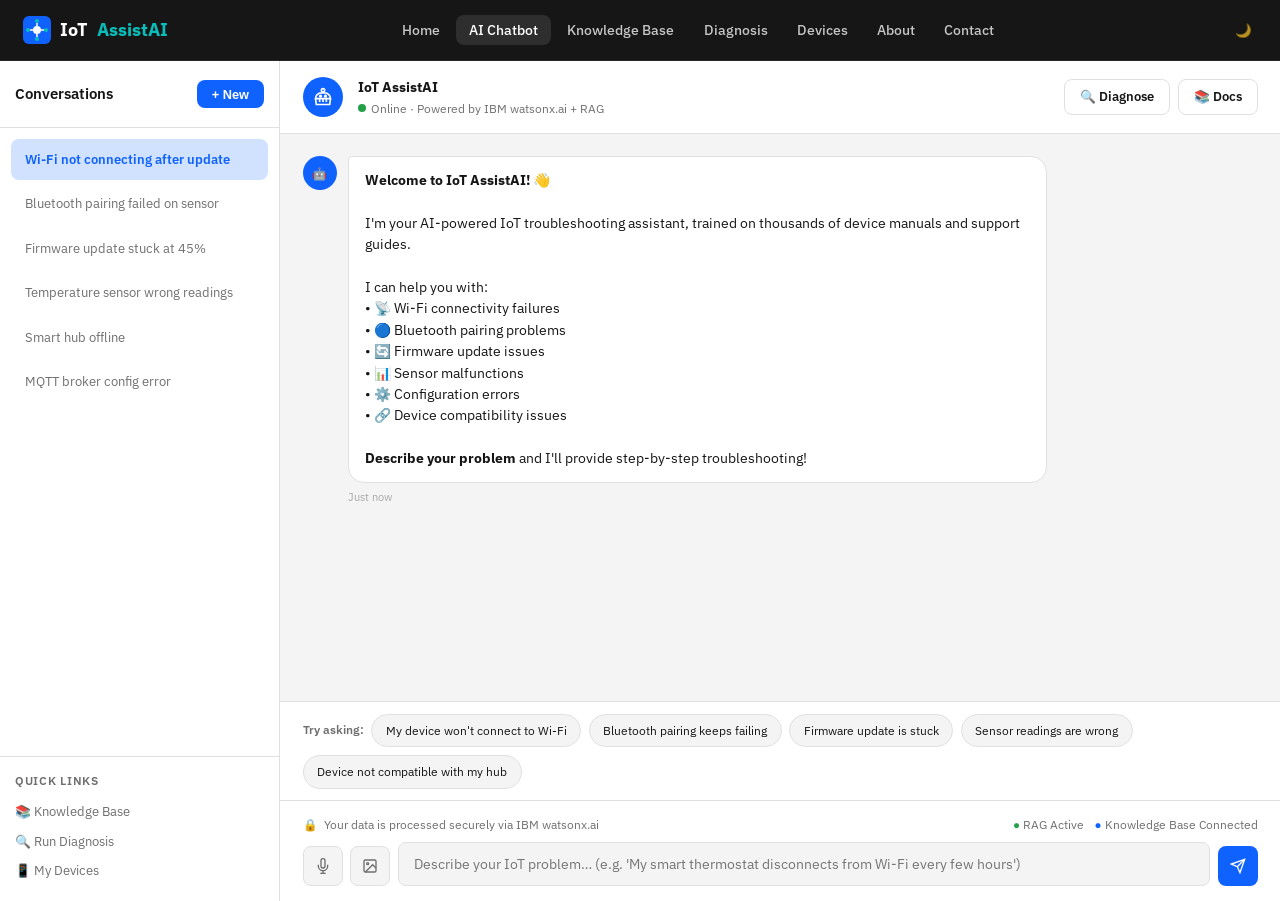
<file: iot-assistai/chatbot.html>
<!DOCTYPE html>
<html lang="en" data-theme="light">
<head>
  <meta charset="UTF-8"/>
  <meta name="viewport" content="width=device-width, initial-scale=1.0"/>
  <title>AI Chatbot – IoT AssistAI</title>
  <link rel="preconnect" href="https://fonts.googleapis.com"/>
  <link href="https://fonts.googleapis.com/css2?family=IBM+Plex+Sans:wght@300;400;500;600;700&display=swap" rel="stylesheet"/>
  <link rel="stylesheet" href="styles.css"/>
  <script>const t=localStorage.getItem('iot-theme')||'light';document.documentElement.setAttribute('data-theme',t);</script>
</head>
<body>

<nav class="navbar">
  <div class="nav-inner">
    <a href="index.html" class="nav-brand">
      <svg viewBox="0 0 28 28" fill="none"><rect width="28" height="28" rx="6" fill="#0f62fe"/><circle cx="14" cy="14" r="4" fill="white"/><circle cx="14" cy="5" r="2" fill="#08bdba"/><circle cx="14" cy="23" r="2" fill="#08bdba"/><circle cx="5" cy="14" r="2" fill="#08bdba"/><circle cx="23" cy="14" r="2" fill="#08bdba"/><line x1="14" y1="7" x2="14" y2="10" stroke="white" stroke-width="1.5"/><line x1="14" y1="18" x2="14" y2="21" stroke="white" stroke-width="1.5"/><line x1="7" y1="14" x2="10" y2="14" stroke="white" stroke-width="1.5"/><line x1="18" y1="14" x2="21" y2="14" stroke="white" stroke-width="1.5"/></svg>
      IoT <span class="accent">AssistAI</span>
    </a>
    <ul class="nav-links">
      <li><a href="index.html">Home</a></li>
      <li><a href="chatbot.html" class="active">AI Chatbot</a></li>
      <li><a href="knowledge-base.html">Knowledge Base</a></li>
      <li><a href="diagnosis.html">Diagnosis</a></li>
      <li><a href="device-dashboard.html">Devices</a></li>
      <li><a href="about.html">About</a></li>
      <li><a href="contact.html">Contact</a></li>
    </ul>
    <div class="nav-actions">
      <button class="theme-btn" onclick="toggleTheme()" title="Toggle dark mode"><span class="theme-icon">🌙</span></button>
      <button class="hamburger" aria-label="Menu"><span></span><span></span><span></span></button>
    </div>
  </div>
</nav>

<div class="chat-container" id="chatApp">

  <!-- Sidebar -->
  <div class="chat-sidebar">
    <div class="chat-sidebar-header">
      <span>Conversations</span>
      <button class="btn btn-primary btn-sm" onclick="window.location.reload()">+ New</button>
    </div>
    <div class="chat-history-list">
      <div class="chat-history-item active">Wi-Fi not connecting after update</div>
      <div class="chat-history-item">Bluetooth pairing failed on sensor</div>
      <div class="chat-history-item">Firmware update stuck at 45%</div>
      <div class="chat-history-item">Temperature sensor wrong readings</div>
      <div class="chat-history-item">Smart hub offline</div>
      <div class="chat-history-item">MQTT broker config error</div>
    </div>
    <div style="padding:1rem;border-top:1px solid var(--border);">
      <div style="font-size:.78rem;color:var(--text-muted);margin-bottom:.5rem;font-weight:600;text-transform:uppercase;letter-spacing:.06em;">Quick Links</div>
      <a href="knowledge-base.html" style="display:block;font-size:.85rem;color:var(--text-muted);padding:.3rem 0;">📚 Knowledge Base</a>
      <a href="diagnosis.html" style="display:block;font-size:.85rem;color:var(--text-muted);padding:.3rem 0;">🔍 Run Diagnosis</a>
      <a href="device-dashboard.html" style="display:block;font-size:.85rem;color:var(--text-muted);padding:.3rem 0;">📱 My Devices</a>
    </div>
  </div>

  <!-- Main Chat Area -->
  <div class="chat-main">
    <div class="chat-header">
      <div class="chat-bot-avatar">
        <svg width="20" height="20" viewBox="0 0 24 24" fill="none" stroke="currentColor" stroke-width="2"><path d="M12 2a2 2 0 0 1 2 2c0 .74-.4 1.39-1 1.73V7h1a7 7 0 0 1 7 7H3a7 7 0 0 1 7-7h1V5.73c-.6-.34-1-.99-1-1.73a2 2 0 0 1 2-2z"/><path d="M3 14l1 7h16l1-7"/><path d="M8 14v4m4-4v4m4-4v4"/><circle cx="9" cy="11" r="1"/><circle cx="15" cy="11" r="1"/></svg>
      </div>
      <div>
        <div style="font-weight:700;font-size:.95rem;">IoT AssistAI</div>
        <div style="font-size:.8rem;color:var(--text-muted);display:flex;align-items:center;gap:.35rem;">
          <span class="status-dot dot-green" style="animation:pulse-ring 1.5s infinite;"></span>
          Online · Powered by IBM watsonx.ai + RAG
        </div>
      </div>
      <div style="margin-left:auto;display:flex;gap:.5rem;">
        <a href="diagnosis.html" class="btn btn-ghost btn-sm">🔍 Diagnose</a>
        <a href="knowledge-base.html" class="btn btn-ghost btn-sm">📚 Docs</a>
      </div>
    </div>

    <div class="chat-messages" id="chatMessages">
      <!-- Welcome message -->
      <div class="message bot">
        <div class="message-avatar bot-avatar">🤖</div>
        <div>
          <div class="message-bubble bot-bubble">
            <strong>Welcome to IoT AssistAI!</strong> 👋<br><br>
            I'm your AI-powered IoT troubleshooting assistant, trained on thousands of device manuals and support guides.<br><br>
            I can help you with:<br>
            • 📡 Wi-Fi connectivity failures<br>
            • 🔵 Bluetooth pairing problems<br>
            • 🔄 Firmware update issues<br>
            • 📊 Sensor malfunctions<br>
            • ⚙️ Configuration errors<br>
            • 🔗 Device compatibility issues<br><br>
            <strong>Describe your problem</strong> and I'll provide step-by-step troubleshooting!
          </div>
          <div class="message-time">Just now</div>
        </div>
      </div>
    </div>

    <!-- Suggested Questions -->
    <div class="chat-suggestions">
      <span style="font-size:.78rem;color:var(--text-muted);font-weight:600;white-space:nowrap;align-self:center;">Try asking:</span>
      <span class="suggestion-chip">My device won't connect to Wi-Fi</span>
      <span class="suggestion-chip">Bluetooth pairing keeps failing</span>
      <span class="suggestion-chip">Firmware update is stuck</span>
      <span class="suggestion-chip">Sensor readings are wrong</span>
      <span class="suggestion-chip">Device not compatible with my hub</span>
    </div>

    <!-- Input Area -->
    <div class="chat-input-area">
      <div style="font-size:.78rem;color:var(--text-muted);margin-bottom:.5rem;display:flex;align-items:center;gap:.4rem;">
        <span>🔒</span> Your data is processed securely via IBM watsonx.ai
        <span style="margin-left:auto;">
          <span style="color:var(--success);">●</span> RAG Active
          <span style="color:var(--primary);margin-left:.5rem;">●</span> Knowledge Base Connected
        </span>
      </div>
      <div class="chat-input-row">
        <div class="chat-actions">
          <button class="icon-btn voice-btn" title="Voice input">
            <svg width="16" height="16" viewBox="0 0 24 24" fill="none" stroke="currentColor" stroke-width="2"><path d="M12 1a3 3 0 0 0-3 3v8a3 3 0 0 0 6 0V4a3 3 0 0 0-3-3z"/><path d="M19 10v2a7 7 0 0 1-14 0v-2"/><line x1="12" y1="19" x2="12" y2="23"/><line x1="8" y1="23" x2="16" y2="23"/></svg>
          </button>
          <button class="icon-btn upload-btn" title="Upload device image">
            <svg width="16" height="16" viewBox="0 0 24 24" fill="none" stroke="currentColor" stroke-width="2"><rect x="3" y="3" width="18" height="18" rx="2"/><circle cx="8.5" cy="8.5" r="1.5"/><polyline points="21 15 16 10 5 21"/></svg>
          </button>
          <input type="file" class="file-input sr-only" accept="image/*"/>
        </div>
        <textarea class="chat-textarea" placeholder="Describe your IoT problem… (e.g. 'My smart thermostat disconnects from Wi-Fi every few hours')" rows="1"></textarea>
        <button class="send-btn" title="Send message">
          <svg width="16" height="16" viewBox="0 0 24 24" fill="none" stroke="currentColor" stroke-width="2"><line x1="22" y1="2" x2="11" y2="13"/><polygon points="22 2 15 22 11 13 2 9 22 2"/></svg>
        </button>
      </div>
    </div>
  </div>

</div>

<script src="app.js"></script>
<script>
  // Auto-greet with second message after 2s
  setTimeout(() => {
    const messages = document.getElementById('chatMessages');
    if (!messages) return;
    const div = document.createElement('div');
    div.className = 'message bot animate-fadeup';
    div.innerHTML = `
      <div class="message-avatar bot-avatar">🤖</div>
      <div>
        <div class="message-bubble bot-bubble">
          💡 <strong>Pro tip:</strong> You can also use the <strong>Diagnosis Dashboard</strong> to automatically detect your issue category, or browse the <strong>Knowledge Base</strong> for detailed guides.<br><br>
          What IoT issue are you facing today?
        </div>
        <div class="message-time">Just now</div>
      </div>`;
    messages.appendChild(div);
    messages.scrollTop = messages.scrollHeight;
  }, 2500);
</script>
</body>
</html>
</file>
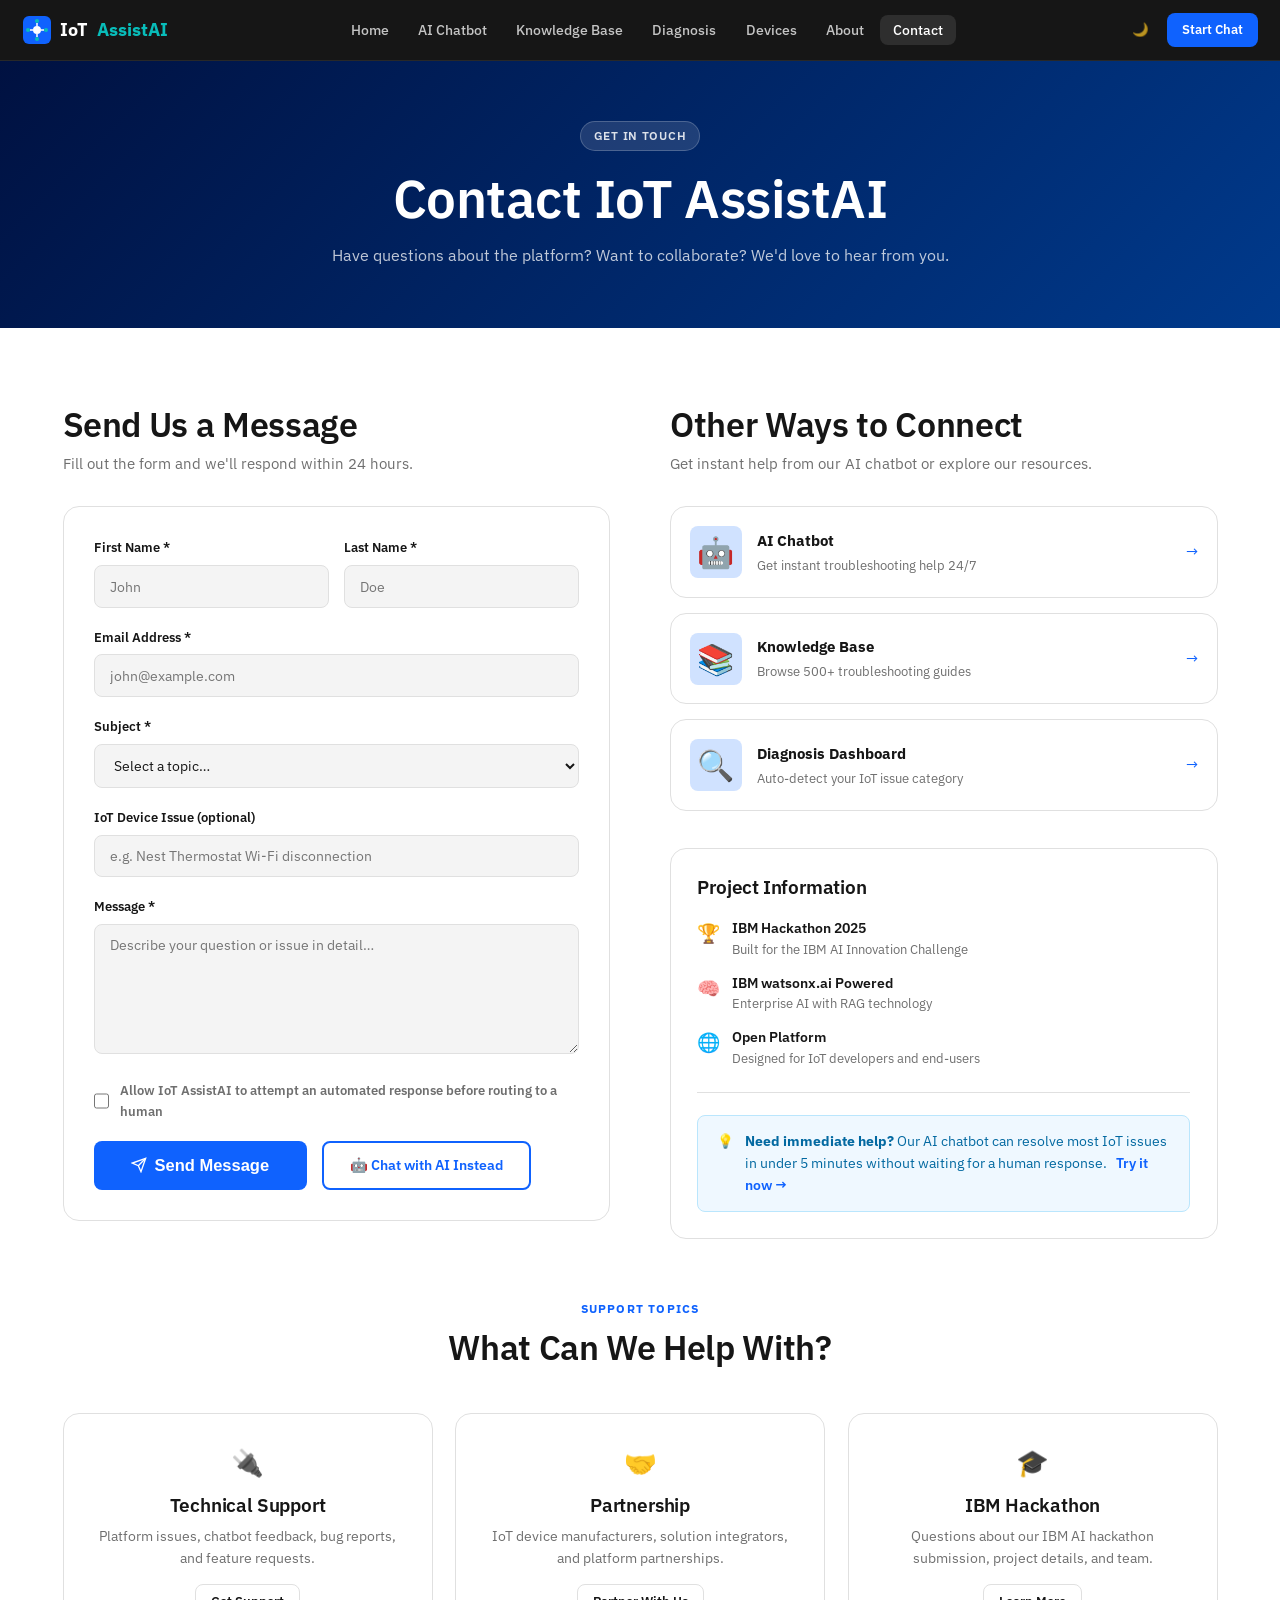
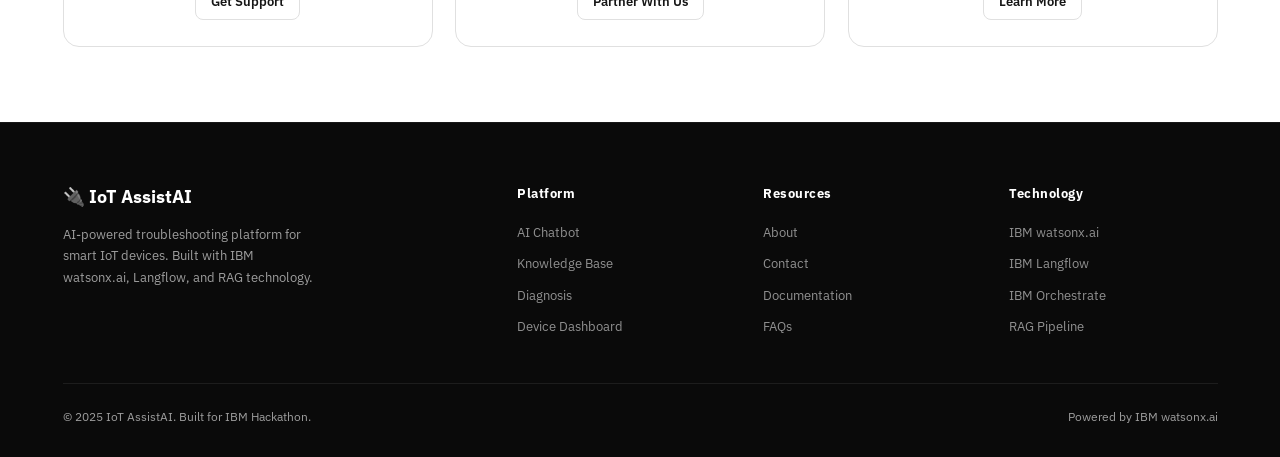
<file: iot-assistai/contact.html>
<!DOCTYPE html>
<html lang="en" data-theme="light">
<head>
  <meta charset="UTF-8"/>
  <meta name="viewport" content="width=device-width, initial-scale=1.0"/>
  <title>Contact – IoT AssistAI</title>
  <link rel="preconnect" href="https://fonts.googleapis.com"/>
  <link href="https://fonts.googleapis.com/css2?family=IBM+Plex+Sans:wght@300;400;500;600;700&display=swap" rel="stylesheet"/>
  <link rel="stylesheet" href="styles.css"/>
  <script>const t=localStorage.getItem('iot-theme')||'light';document.documentElement.setAttribute('data-theme',t);</script>
</head>
<body>

<nav class="navbar">
  <div class="nav-inner">
    <a href="index.html" class="nav-brand">
      <svg viewBox="0 0 28 28" fill="none"><rect width="28" height="28" rx="6" fill="#0f62fe"/><circle cx="14" cy="14" r="4" fill="white"/><circle cx="14" cy="5" r="2" fill="#08bdba"/><circle cx="14" cy="23" r="2" fill="#08bdba"/><circle cx="5" cy="14" r="2" fill="#08bdba"/><circle cx="23" cy="14" r="2" fill="#08bdba"/><line x1="14" y1="7" x2="14" y2="10" stroke="white" stroke-width="1.5"/><line x1="14" y1="18" x2="14" y2="21" stroke="white" stroke-width="1.5"/><line x1="7" y1="14" x2="10" y2="14" stroke="white" stroke-width="1.5"/><line x1="18" y1="14" x2="21" y2="14" stroke="white" stroke-width="1.5"/></svg>
      IoT <span class="accent">AssistAI</span>
    </a>
    <ul class="nav-links">
      <li><a href="index.html">Home</a></li>
      <li><a href="chatbot.html">AI Chatbot</a></li>
      <li><a href="knowledge-base.html">Knowledge Base</a></li>
      <li><a href="diagnosis.html">Diagnosis</a></li>
      <li><a href="device-dashboard.html">Devices</a></li>
      <li><a href="about.html">About</a></li>
      <li><a href="contact.html" class="active">Contact</a></li>
    </ul>
    <div class="nav-actions">
      <button class="theme-btn" onclick="toggleTheme()"><span class="theme-icon">🌙</span></button>
      <a href="chatbot.html" class="btn btn-primary btn-sm">Start Chat</a>
      <button class="hamburger" aria-label="Menu"><span></span><span></span><span></span></button>
    </div>
  </div>
</nav>

<!-- Hero -->
<div style="background:linear-gradient(135deg,#001141,#003a8c);padding:4rem 0;text-align:center;">
  <div class="container">
    <span style="display:inline-block;background:rgba(255,255,255,.12);border:1px solid rgba(255,255,255,.2);color:rgba(255,255,255,.85);padding:.3rem .85rem;border-radius:2rem;font-size:.78rem;font-weight:600;letter-spacing:.06em;text-transform:uppercase;margin-bottom:1rem;">Get In Touch</span>
    <h1 style="color:#fff;margin-bottom:.75rem;">Contact IoT AssistAI</h1>
    <p style="color:rgba(255,255,255,.75);font-size:1.05rem;">Have questions about the platform? Want to collaborate? We'd love to hear from you.</p>
  </div>
</div>

<section class="section">
  <div class="container">
    <div class="grid-2" style="gap:4rem;align-items:start;">

      <!-- Contact Form -->
      <div>
        <h2 style="margin-bottom:.5rem;">Send Us a Message</h2>
        <p style="color:var(--text-muted);margin-bottom:2rem;">Fill out the form and we'll respond within 24 hours.</p>
        <form id="contactForm" class="card" style="padding:2rem;">
          <div class="form-row">
            <div class="form-group">
              <label for="firstName">First Name *</label>
              <input type="text" id="firstName" class="form-control" placeholder="John" required/>
            </div>
            <div class="form-group">
              <label for="lastName">Last Name *</label>
              <input type="text" id="lastName" class="form-control" placeholder="Doe" required/>
            </div>
          </div>
          <div class="form-group">
            <label for="email">Email Address *</label>
            <input type="email" id="email" class="form-control" placeholder="john@example.com" required/>
          </div>
          <div class="form-group">
            <label for="subject">Subject *</label>
            <select id="subject" class="form-control" required>
              <option value="">Select a topic…</option>
              <option>Technical Support</option>
              <option>Partnership / Collaboration</option>
              <option>Feature Request</option>
              <option>IBM Hackathon Inquiry</option>
              <option>General Question</option>
              <option>Bug Report</option>
            </select>
          </div>
          <div class="form-group">
            <label for="deviceIssue">IoT Device Issue (optional)</label>
            <input type="text" id="deviceIssue" class="form-control" placeholder="e.g. Nest Thermostat Wi-Fi disconnection"/>
          </div>
          <div class="form-group">
            <label for="message">Message *</label>
            <textarea id="message" class="form-control" rows="5" placeholder="Describe your question or issue in detail…" required></textarea>
          </div>
          <div style="display:flex;align-items:center;gap:.75rem;margin-bottom:1.25rem;">
            <input type="checkbox" id="aiSuggestion" style="width:16px;height:16px;accent-color:var(--primary);cursor:pointer;"/>
            <label for="aiSuggestion" style="font-size:.88rem;color:var(--text-muted);margin:0;cursor:pointer;">
              Allow IoT AssistAI to attempt an automated response before routing to a human
            </label>
          </div>
          <div style="display:flex;gap:1rem;flex-wrap:wrap;">
            <button type="submit" class="btn btn-primary btn-lg">
              <svg width="16" height="16" viewBox="0 0 24 24" fill="none" stroke="currentColor" stroke-width="2"><line x1="22" y1="2" x2="11" y2="13"/><polygon points="22 2 15 22 11 13 2 9 22 2"/></svg>
              Send Message
            </button>
            <a href="chatbot.html" class="btn btn-outline">🤖 Chat with AI Instead</a>
          </div>
        </form>
      </div>

      <!-- Contact Info & Quick Links -->
      <div>
        <h2 style="margin-bottom:.5rem;">Other Ways to Connect</h2>
        <p style="color:var(--text-muted);margin-bottom:2rem;">Get instant help from our AI chatbot or explore our resources.</p>

        <!-- Quick options -->
        <div style="display:flex;flex-direction:column;gap:1rem;margin-bottom:2.5rem;">
          <a href="chatbot.html" class="card" style="display:flex;align-items:center;gap:1rem;text-decoration:none;color:inherit;padding:1.25rem;">
            <span style="font-size:2rem;width:52px;height:52px;background:var(--primary-light);border-radius:var(--radius);display:flex;align-items:center;justify-content:center;">🤖</span>
            <div>
              <div style="font-weight:700;margin-bottom:.2rem;">AI Chatbot</div>
              <div style="font-size:.85rem;color:var(--text-muted);">Get instant troubleshooting help 24/7</div>
            </div>
            <span style="margin-left:auto;color:var(--primary);">→</span>
          </a>
          <a href="knowledge-base.html" class="card" style="display:flex;align-items:center;gap:1rem;text-decoration:none;color:inherit;padding:1.25rem;">
            <span style="font-size:2rem;width:52px;height:52px;background:var(--primary-light);border-radius:var(--radius);display:flex;align-items:center;justify-content:center;">📚</span>
            <div>
              <div style="font-weight:700;margin-bottom:.2rem;">Knowledge Base</div>
              <div style="font-size:.85rem;color:var(--text-muted);">Browse 500+ troubleshooting guides</div>
            </div>
            <span style="margin-left:auto;color:var(--primary);">→</span>
          </a>
          <a href="diagnosis.html" class="card" style="display:flex;align-items:center;gap:1rem;text-decoration:none;color:inherit;padding:1.25rem;">
            <span style="font-size:2rem;width:52px;height:52px;background:var(--primary-light);border-radius:var(--radius);display:flex;align-items:center;justify-content:center;">🔍</span>
            <div>
              <div style="font-weight:700;margin-bottom:.2rem;">Diagnosis Dashboard</div>
              <div style="font-size:.85rem;color:var(--text-muted);">Auto-detect your IoT issue category</div>
            </div>
            <span style="margin-left:auto;color:var(--primary);">→</span>
          </a>
        </div>

        <!-- Project Info -->
        <div class="card">
          <h3 style="margin-bottom:1.25rem;">Project Information</h3>
          <div style="display:flex;flex-direction:column;gap:.85rem;">
            <div style="display:flex;gap:.75rem;align-items:flex-start;">
              <span style="font-size:1.25rem;flex-shrink:0;">🏆</span>
              <div>
                <div style="font-weight:600;font-size:.9rem;">IBM Hackathon 2025</div>
                <div style="font-size:.85rem;color:var(--text-muted);">Built for the IBM AI Innovation Challenge</div>
              </div>
            </div>
            <div style="display:flex;gap:.75rem;align-items:flex-start;">
              <span style="font-size:1.25rem;flex-shrink:0;">🧠</span>
              <div>
                <div style="font-weight:600;font-size:.9rem;">IBM watsonx.ai Powered</div>
                <div style="font-size:.85rem;color:var(--text-muted);">Enterprise AI with RAG technology</div>
              </div>
            </div>
            <div style="display:flex;gap:.75rem;align-items:flex-start;">
              <span style="font-size:1.25rem;flex-shrink:0;">🌐</span>
              <div>
                <div style="font-weight:600;font-size:.9rem;">Open Platform</div>
                <div style="font-size:.85rem;color:var(--text-muted);">Designed for IoT developers and end-users</div>
              </div>
            </div>
          </div>

          <hr class="divider"/>

          <div class="alert alert-info" style="margin-bottom:0;">
            <span>💡</span>
            <div>
              <strong>Need immediate help?</strong> Our AI chatbot can resolve most IoT issues in under 5 minutes without waiting for a human response.
              <a href="chatbot.html" style="margin-left:.35rem;font-weight:600;">Try it now →</a>
            </div>
          </div>
        </div>
      </div>
    </div>

    <!-- Support Categories -->
    <div style="margin-top:4rem;">
      <div class="section-header">
        <span class="overline">Support Topics</span>
        <h2>What Can We Help With?</h2>
      </div>
      <div class="grid-3">
        <div class="card" style="text-align:center;">
          <div style="font-size:1.75rem;margin-bottom:.75rem;">🔌</div>
          <h3>Technical Support</h3>
          <p>Platform issues, chatbot feedback, bug reports, and feature requests.</p>
          <a href="#" onclick="document.getElementById('subject').value='Technical Support'" class="btn btn-ghost btn-sm" style="margin-top:1rem;">Get Support</a>
        </div>
        <div class="card" style="text-align:center;">
          <div style="font-size:1.75rem;margin-bottom:.75rem;">🤝</div>
          <h3>Partnership</h3>
          <p>IoT device manufacturers, solution integrators, and platform partnerships.</p>
          <a href="#" onclick="document.getElementById('subject').value='Partnership / Collaboration'" class="btn btn-ghost btn-sm" style="margin-top:1rem;">Partner With Us</a>
        </div>
        <div class="card" style="text-align:center;">
          <div style="font-size:1.75rem;margin-bottom:.75rem;">🎓</div>
          <h3>IBM Hackathon</h3>
          <p>Questions about our IBM AI hackathon submission, project details, and team.</p>
          <a href="#" onclick="document.getElementById('subject').value='IBM Hackathon Inquiry'" class="btn btn-ghost btn-sm" style="margin-top:1rem;">Learn More</a>
        </div>
      </div>
    </div>

  </div>
</section>

<footer class="footer">
  <div class="container">
    <div class="footer-grid">
      <div>
        <div class="footer-brand">🔌 IoT AssistAI</div>
        <p class="footer-desc">AI-powered troubleshooting platform for smart IoT devices. Built with IBM watsonx.ai, Langflow, and RAG technology.</p>
      </div>
      <div>
        <div class="footer-col-title">Platform</div>
        <ul class="footer-links">
          <li><a href="chatbot.html">AI Chatbot</a></li>
          <li><a href="knowledge-base.html">Knowledge Base</a></li>
          <li><a href="diagnosis.html">Diagnosis</a></li>
          <li><a href="device-dashboard.html">Device Dashboard</a></li>
        </ul>
      </div>
      <div>
        <div class="footer-col-title">Resources</div>
        <ul class="footer-links">
          <li><a href="about.html">About</a></li>
          <li><a href="contact.html">Contact</a></li>
          <li><a href="knowledge-base.html">Documentation</a></li>
          <li><a href="knowledge-base.html">FAQs</a></li>
        </ul>
      </div>
      <div>
        <div class="footer-col-title">Technology</div>
        <ul class="footer-links">
          <li><a href="about.html">IBM watsonx.ai</a></li>
          <li><a href="about.html">IBM Langflow</a></li>
          <li><a href="about.html">IBM Orchestrate</a></li>
          <li><a href="about.html">RAG Pipeline</a></li>
        </ul>
      </div>
    </div>
    <div class="footer-bottom">
      <span>© 2025 IoT AssistAI. Built for IBM Hackathon.</span>
      <span>Powered by IBM watsonx.ai</span>
    </div>
  </div>
</footer>

<script src="app.js"></script>
</body>
</html>
</file>
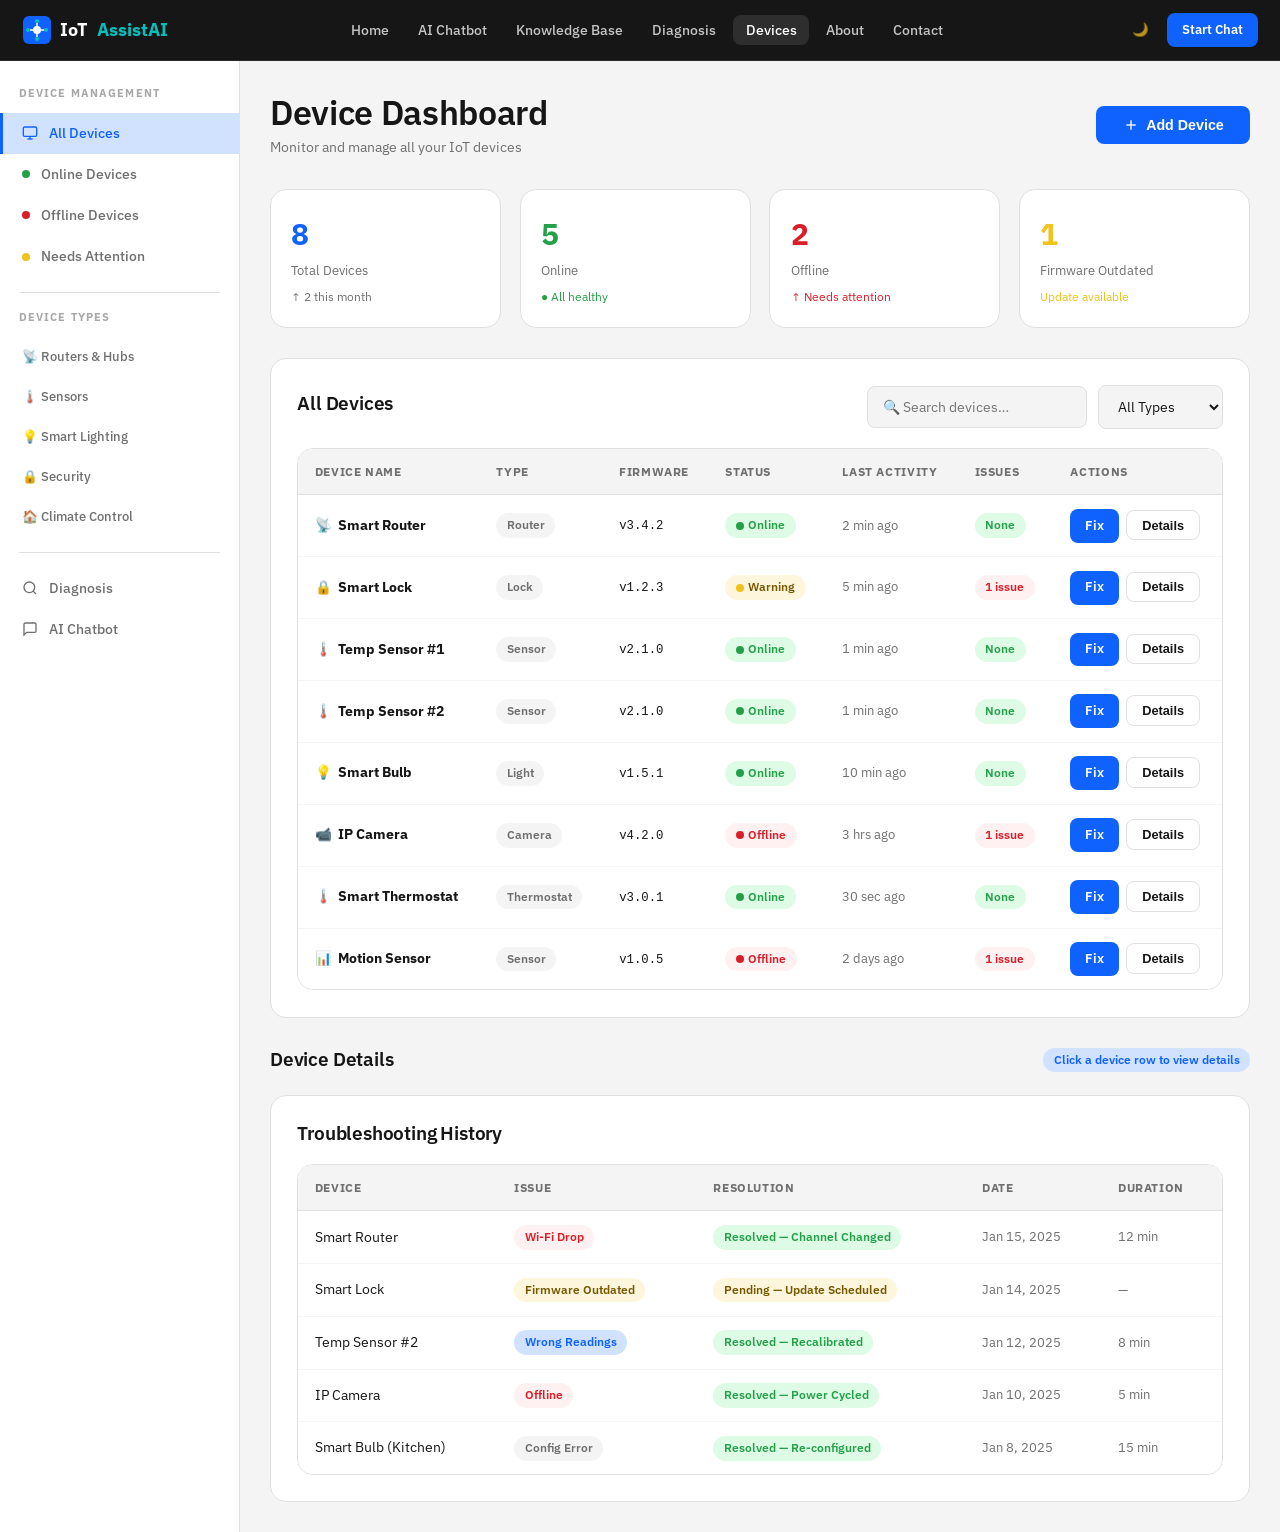
<file: iot-assistai/device-dashboard.html>
<!DOCTYPE html>
<html lang="en" data-theme="light">
<head>
  <meta charset="UTF-8"/>
  <meta name="viewport" content="width=device-width, initial-scale=1.0"/>
  <title>Device Dashboard – IoT AssistAI</title>
  <link rel="preconnect" href="https://fonts.googleapis.com"/>
  <link href="https://fonts.googleapis.com/css2?family=IBM+Plex+Sans:wght@300;400;500;600;700&display=swap" rel="stylesheet"/>
  <link rel="stylesheet" href="styles.css"/>
  <script>const t=localStorage.getItem('iot-theme')||'light';document.documentElement.setAttribute('data-theme',t);</script>
</head>
<body>

<nav class="navbar">
  <div class="nav-inner">
    <a href="index.html" class="nav-brand">
      <svg viewBox="0 0 28 28" fill="none"><rect width="28" height="28" rx="6" fill="#0f62fe"/><circle cx="14" cy="14" r="4" fill="white"/><circle cx="14" cy="5" r="2" fill="#08bdba"/><circle cx="14" cy="23" r="2" fill="#08bdba"/><circle cx="5" cy="14" r="2" fill="#08bdba"/><circle cx="23" cy="14" r="2" fill="#08bdba"/><line x1="14" y1="7" x2="14" y2="10" stroke="white" stroke-width="1.5"/><line x1="14" y1="18" x2="14" y2="21" stroke="white" stroke-width="1.5"/><line x1="7" y1="14" x2="10" y2="14" stroke="white" stroke-width="1.5"/><line x1="18" y1="14" x2="21" y2="14" stroke="white" stroke-width="1.5"/></svg>
      IoT <span class="accent">AssistAI</span>
    </a>
    <ul class="nav-links">
      <li><a href="index.html">Home</a></li>
      <li><a href="chatbot.html">AI Chatbot</a></li>
      <li><a href="knowledge-base.html">Knowledge Base</a></li>
      <li><a href="diagnosis.html">Diagnosis</a></li>
      <li><a href="device-dashboard.html" class="active">Devices</a></li>
      <li><a href="about.html">About</a></li>
      <li><a href="contact.html">Contact</a></li>
    </ul>
    <div class="nav-actions">
      <button class="theme-btn" onclick="toggleTheme()"><span class="theme-icon">🌙</span></button>
      <a href="chatbot.html" class="btn btn-primary btn-sm">Start Chat</a>
      <button class="hamburger" aria-label="Menu"><span></span><span></span><span></span></button>
    </div>
  </div>
</nav>

<div class="dashboard-layout">
  <!-- Sidebar -->
  <aside class="dash-sidebar">
    <div class="dash-sidebar-title">Device Management</div>
    <div class="dash-nav-item active">
      <svg width="16" height="16" viewBox="0 0 24 24" fill="none" stroke="currentColor" stroke-width="2"><rect x="2" y="3" width="20" height="14" rx="2"/><line x1="8" y1="21" x2="16" y2="21"/><line x1="12" y1="17" x2="12" y2="21"/></svg>
      All Devices
    </div>
    <div class="dash-nav-item" onclick="filterDevices('online')">
      <span class="status-dot dot-green"></span> Online Devices
    </div>
    <div class="dash-nav-item" onclick="filterDevices('offline')">
      <span class="status-dot dot-red"></span> Offline Devices
    </div>
    <div class="dash-nav-item" onclick="filterDevices('warning')">
      <span class="status-dot dot-yellow"></span> Needs Attention
    </div>
    <hr class="divider" style="margin:1rem 1.25rem;"/>
    <div class="dash-sidebar-title">Device Types</div>
    <div class="dash-nav-item" style="font-size:.85rem;">📡 Routers & Hubs</div>
    <div class="dash-nav-item" style="font-size:.85rem;">🌡️ Sensors</div>
    <div class="dash-nav-item" style="font-size:.85rem;">💡 Smart Lighting</div>
    <div class="dash-nav-item" style="font-size:.85rem;">🔒 Security</div>
    <div class="dash-nav-item" style="font-size:.85rem;">🏠 Climate Control</div>
    <hr class="divider" style="margin:1rem 1.25rem;"/>
    <div class="dash-nav-item" onclick="location.href='diagnosis.html'">
      <svg width="16" height="16" viewBox="0 0 24 24" fill="none" stroke="currentColor" stroke-width="2"><circle cx="11" cy="11" r="8"/><line x1="21" y1="21" x2="16.65" y2="16.65"/></svg>
      Diagnosis
    </div>
    <div class="dash-nav-item" onclick="location.href='chatbot.html'">
      <svg width="16" height="16" viewBox="0 0 24 24" fill="none" stroke="currentColor" stroke-width="2"><path d="M21 15a2 2 0 0 1-2 2H7l-4 4V5a2 2 0 0 1 2-2h14a2 2 0 0 1 2 2z"/></svg>
      AI Chatbot
    </div>
  </aside>

  <!-- Main Content -->
  <main class="dash-main">
    <div class="dash-header">
      <div>
        <h2 style="margin-bottom:.25rem;">Device Dashboard</h2>
        <p style="color:var(--text-muted);font-size:.9rem;">Monitor and manage all your IoT devices</p>
      </div>
      <button class="btn btn-primary" id="addDeviceBtn">
        <svg width="16" height="16" viewBox="0 0 24 24" fill="none" stroke="currentColor" stroke-width="2"><line x1="12" y1="5" x2="12" y2="19"/><line x1="5" y1="12" x2="19" y2="12"/></svg>
        Add Device
      </button>
    </div>

    <!-- Stats -->
    <div class="dash-stats">
      <div class="stat-card">
        <div class="stat-num" style="color:var(--primary);">8</div>
        <div class="stat-label">Total Devices</div>
        <div class="stat-trend" style="color:var(--text-muted);">↑ 2 this month</div>
      </div>
      <div class="stat-card">
        <div class="stat-num" style="color:var(--success);">5</div>
        <div class="stat-label">Online</div>
        <div class="stat-trend" style="color:var(--success);">● All healthy</div>
      </div>
      <div class="stat-card">
        <div class="stat-num" style="color:var(--danger);">2</div>
        <div class="stat-label">Offline</div>
        <div class="stat-trend" style="color:var(--danger);">↑ Needs attention</div>
      </div>
      <div class="stat-card">
        <div class="stat-num" style="color:var(--warning);">1</div>
        <div class="stat-label">Firmware Outdated</div>
        <div class="stat-trend" style="color:var(--warning);">Update available</div>
      </div>
    </div>

    <!-- Device Table -->
    <div class="card" style="margin-bottom:2rem;">
      <div style="display:flex;align-items:center;justify-content:space-between;margin-bottom:1.25rem;flex-wrap:wrap;gap:1rem;">
        <h3>All Devices</h3>
        <div style="display:flex;gap:.75rem;align-items:center;flex-wrap:wrap;">
          <input type="text" class="form-control" style="width:220px;" placeholder="🔍 Search devices…" id="deviceSearch" oninput="searchDevices(this.value)"/>
          <select class="form-control" style="width:auto;" onchange="filterByType(this.value)">
            <option>All Types</option>
            <option>Router</option>
            <option>Sensor</option>
            <option>Light</option>
            <option>Lock</option>
            <option>Camera</option>
            <option>Thermostat</option>
          </select>
        </div>
      </div>
      <div class="table-wrap">
        <table id="deviceTable">
          <thead>
            <tr>
              <th>Device Name</th>
              <th>Type</th>
              <th>Firmware</th>
              <th>Status</th>
              <th>Last Activity</th>
              <th>Issues</th>
              <th>Actions</th>
            </tr>
          </thead>
          <tbody id="deviceTableBody"></tbody>
        </table>
      </div>
    </div>

    <!-- Device Detail Cards -->
    <div style="margin-bottom:1.5rem;">
      <div style="display:flex;align-items:center;justify-content:space-between;margin-bottom:1.25rem;">
        <h3>Device Details</h3>
        <span class="badge badge-blue">Click a device row to view details</span>
      </div>
    </div>

    <!-- Selected Device Detail -->
    <div id="deviceDetail" style="display:none;"></div>

    <!-- Troubleshooting History -->
    <div class="card" style="margin-top:1rem;">
      <h3 style="margin-bottom:1.25rem;">Troubleshooting History</h3>
      <div class="table-wrap">
        <table>
          <thead>
            <tr>
              <th>Device</th>
              <th>Issue</th>
              <th>Resolution</th>
              <th>Date</th>
              <th>Duration</th>
            </tr>
          </thead>
          <tbody>
            <tr>
              <td>Smart Router</td>
              <td><span class="badge badge-red">Wi-Fi Drop</span></td>
              <td><span class="badge badge-green">Resolved — Channel Changed</span></td>
              <td style="color:var(--text-muted);font-size:.85rem;">Jan 15, 2025</td>
              <td style="color:var(--text-muted);font-size:.85rem;">12 min</td>
            </tr>
            <tr>
              <td>Smart Lock</td>
              <td><span class="badge badge-yellow">Firmware Outdated</span></td>
              <td><span class="badge badge-yellow">Pending — Update Scheduled</span></td>
              <td style="color:var(--text-muted);font-size:.85rem;">Jan 14, 2025</td>
              <td style="color:var(--text-muted);font-size:.85rem;">—</td>
            </tr>
            <tr>
              <td>Temp Sensor #2</td>
              <td><span class="badge badge-blue">Wrong Readings</span></td>
              <td><span class="badge badge-green">Resolved — Recalibrated</span></td>
              <td style="color:var(--text-muted);font-size:.85rem;">Jan 12, 2025</td>
              <td style="color:var(--text-muted);font-size:.85rem;">8 min</td>
            </tr>
            <tr>
              <td>IP Camera</td>
              <td><span class="badge badge-red">Offline</span></td>
              <td><span class="badge badge-green">Resolved — Power Cycled</span></td>
              <td style="color:var(--text-muted);font-size:.85rem;">Jan 10, 2025</td>
              <td style="color:var(--text-muted);font-size:.85rem;">5 min</td>
            </tr>
            <tr>
              <td>Smart Bulb (Kitchen)</td>
              <td><span class="badge badge-gray">Config Error</span></td>
              <td><span class="badge badge-green">Resolved — Re-configured</span></td>
              <td style="color:var(--text-muted);font-size:.85rem;">Jan 8, 2025</td>
              <td style="color:var(--text-muted);font-size:.85rem;">15 min</td>
            </tr>
          </tbody>
        </table>
      </div>
    </div>

  </main>
</div>

<script src="app.js"></script>
<script>
const DEVICES = [
  { id:1, name:'Smart Router',       type:'Router',      firmware:'v3.4.2',  status:'online',  lastSeen:'2 min ago',   issues:0,   icon:'📡', location:'Living Room' },
  { id:2, name:'Smart Lock',         type:'Lock',        firmware:'v1.2.3',  status:'warning', lastSeen:'5 min ago',   issues:1,   icon:'🔒', location:'Front Door' },
  { id:3, name:'Temp Sensor #1',     type:'Sensor',      firmware:'v2.1.0',  status:'online',  lastSeen:'1 min ago',   issues:0,   icon:'🌡️', location:'Bedroom' },
  { id:4, name:'Temp Sensor #2',     type:'Sensor',      firmware:'v2.1.0',  status:'online',  lastSeen:'1 min ago',   issues:0,   icon:'🌡️', location:'Kitchen' },
  { id:5, name:'Smart Bulb',         type:'Light',       firmware:'v1.5.1',  status:'online',  lastSeen:'10 min ago',  issues:0,   icon:'💡', location:'Bedroom' },
  { id:6, name:'IP Camera',          type:'Camera',      firmware:'v4.2.0',  status:'offline', lastSeen:'3 hrs ago',   issues:1,   icon:'📹', location:'Garage' },
  { id:7, name:'Smart Thermostat',   type:'Thermostat',  firmware:'v3.0.1',  status:'online',  lastSeen:'30 sec ago',  issues:0,   icon:'🌡️', location:'Hallway' },
  { id:8, name:'Motion Sensor',      type:'Sensor',      firmware:'v1.0.5',  status:'offline', lastSeen:'2 days ago',  issues:1,   icon:'📊', location:'Backyard' },
];

const statusBadge = s => ({ online:'<span class="badge badge-green"><span class="status-dot dot-green"></span> Online</span>', offline:'<span class="badge badge-red"><span class="status-dot dot-red"></span> Offline</span>', warning:'<span class="badge badge-yellow"><span class="status-dot dot-yellow"></span> Warning</span>' }[s] || s);

function renderTable(devices) {
  const tbody = document.getElementById('deviceTableBody');
  tbody.innerHTML = devices.map(d => `
    <tr style="cursor:pointer;" onclick="showDetail(${d.id})">
      <td><span style="margin-right:.4rem;">${d.icon}</span><strong>${d.name}</strong></td>
      <td><span class="badge badge-gray">${d.type}</span></td>
      <td><code style="font-size:.82rem;">${d.firmware}</code>${d.firmware<'v3' && d.type!=='Camera'?'':''}</td>
      <td>${statusBadge(d.status)}</td>
      <td style="color:var(--text-muted);font-size:.85rem;">${d.lastSeen}</td>
      <td>${d.issues>0?'<span class="badge badge-red">'+d.issues+' issue'+( d.issues>1?'s':'')+'</span>':'<span class="badge badge-green">None</span>'}</td>
      <td>
        <a href="chatbot.html" class="btn btn-primary btn-sm" title="Troubleshoot this device">Fix</a>
        <button class="btn btn-ghost btn-sm" style="margin-left:.25rem;" onclick="event.stopPropagation();showDetail(${d.id})">Details</button>
      </td>
    </tr>`).join('');
}

function showDetail(id) {
  const d = DEVICES.find(x => x.id === id);
  if (!d) return;
  const detail = document.getElementById('deviceDetail');
  detail.style.display = 'block';
  detail.innerHTML = `
    <div class="card" style="border-left:4px solid var(--primary);margin-bottom:1rem;">
      <div style="display:flex;align-items:center;gap:1rem;margin-bottom:1.5rem;">
        <span style="font-size:3rem;">${d.icon}</span>
        <div>
          <h3 style="margin-bottom:.25rem;">${d.name}</h3>
          <div style="display:flex;gap:.5rem;flex-wrap:wrap;">${statusBadge(d.status)}<span class="badge badge-gray">${d.type}</span><span class="badge badge-blue">${d.location}</span></div>
        </div>
        <div style="margin-left:auto;">
          <a href="chatbot.html" class="btn btn-primary">🤖 Troubleshoot</a>
        </div>
      </div>
      <div class="grid-2" style="gap:1rem;">
        <div style="background:var(--bg-alt);border-radius:var(--radius);padding:1rem;">
          <div style="font-size:.78rem;color:var(--text-muted);text-transform:uppercase;letter-spacing:.06em;font-weight:600;margin-bottom:.5rem;">Device Info</div>
          <table style="font-size:.9rem;border:none;">
            <tr><td style="color:var(--text-muted);padding:.25rem .5rem .25rem 0;border:none;">Device Name</td><td style="font-weight:600;border:none;">${d.name}</td></tr>
            <tr><td style="color:var(--text-muted);padding:.25rem .5rem .25rem 0;border:none;">Type</td><td style="font-weight:600;border:none;">${d.type}</td></tr>
            <tr><td style="color:var(--text-muted);padding:.25rem .5rem .25rem 0;border:none;">Location</td><td style="font-weight:600;border:none;">${d.location}</td></tr>
            <tr><td style="color:var(--text-muted);padding:.25rem .5rem .25rem 0;border:none;">Firmware</td><td style="font-family:monospace;font-size:.85rem;border:none;">${d.firmware}</td></tr>
            <tr><td style="color:var(--text-muted);padding:.25rem .5rem .25rem 0;border:none;">Last Seen</td><td style="border:none;">${d.lastSeen}</td></tr>
            <tr><td style="color:var(--text-muted);padding:.25rem .5rem .25rem 0;border:none;">Status</td><td style="border:none;">${statusBadge(d.status)}</td></tr>
          </table>
        </div>
        <div style="background:var(--bg-alt);border-radius:var(--radius);padding:1rem;">
          <div style="font-size:.78rem;color:var(--text-muted);text-transform:uppercase;letter-spacing:.06em;font-weight:600;margin-bottom:.5rem;">Diagnostics</div>
          <div class="step-list">
            <div class="step-item ${d.status!=='offline'?'completed':'active'}">
              <div class="step-num">${d.status!=='offline'?'✓':'!'}</div>
              <div>Network Connectivity: ${d.status!=='offline'?'✅ Connected':'❌ Disconnected'}</div>
            </div>
            <div class="step-item ${d.firmware>='v2'?'completed':'active'}">
              <div class="step-num">${d.firmware>='v2'?'✓':'!'}</div>
              <div>Firmware Version: ${d.firmware}</div>
            </div>
            <div class="step-item ${d.issues===0?'completed':''}">
              <div class="step-num">${d.issues===0?'✓':d.issues}</div>
              <div>Active Issues: ${d.issues===0?'None detected':''+d.issues+' issue(s) detected'}</div>
            </div>
          </div>
        </div>
      </div>
      ${d.issues>0?`<div class="alert alert-warning" style="margin-top:1rem;"><span>⚠️</span><div>This device has active issues. <a href="chatbot.html" style="font-weight:600;">Chat with AI →</a> for guided troubleshooting.</div></div>`:''}
    </div>`;
  detail.scrollIntoView({ behavior:'smooth', block:'nearest' });
}

function searchDevices(q) {
  const filtered = DEVICES.filter(d => d.name.toLowerCase().includes(q.toLowerCase()) || d.type.toLowerCase().includes(q.toLowerCase()));
  renderTable(filtered);
}

function filterDevices(status) {
  renderTable(status === 'all' ? DEVICES : DEVICES.filter(d => d.status === status));
  document.querySelectorAll('.dash-nav-item').forEach(i => i.classList.remove('active'));
  event.target.classList.add('active');
}

function filterByType(type) {
  renderTable(type === 'All Types' ? DEVICES : DEVICES.filter(d => d.type === type));
}

// Add device button
document.getElementById('addDeviceBtn').addEventListener('click', () => {
  const detail = document.getElementById('deviceDetail');
  detail.style.display = 'block';
  detail.innerHTML = `
    <div class="card" style="margin-bottom:1rem;">
      <h3 style="margin-bottom:1.25rem;">➕ Add New Device</h3>
      <div class="form-row">
        <div class="form-group"><label>Device Name</label><input type="text" class="form-control" placeholder="e.g. Living Room Sensor"/></div>
        <div class="form-group"><label>Device Type</label><select class="form-control"><option>Sensor</option><option>Router</option><option>Light</option><option>Lock</option><option>Camera</option><option>Thermostat</option></select></div>
      </div>
      <div class="form-row">
        <div class="form-group"><label>Firmware Version</label><input type="text" class="form-control" placeholder="e.g. v2.1.0"/></div>
        <div class="form-group"><label>Location</label><input type="text" class="form-control" placeholder="e.g. Kitchen"/></div>
      </div>
      <div style="display:flex;gap:1rem;margin-top:.5rem;">
        <button class="btn btn-primary" onclick="this.textContent='Device Added ✅';setTimeout(()=>document.getElementById('deviceDetail').style.display='none',1500)">Add Device</button>
        <button class="btn btn-ghost" onclick="document.getElementById('deviceDetail').style.display='none'">Cancel</button>
      </div>
    </div>`;
  detail.scrollIntoView({ behavior:'smooth', block:'nearest' });
});

renderTable(DEVICES);
</script>
</body>
</html>
</file>
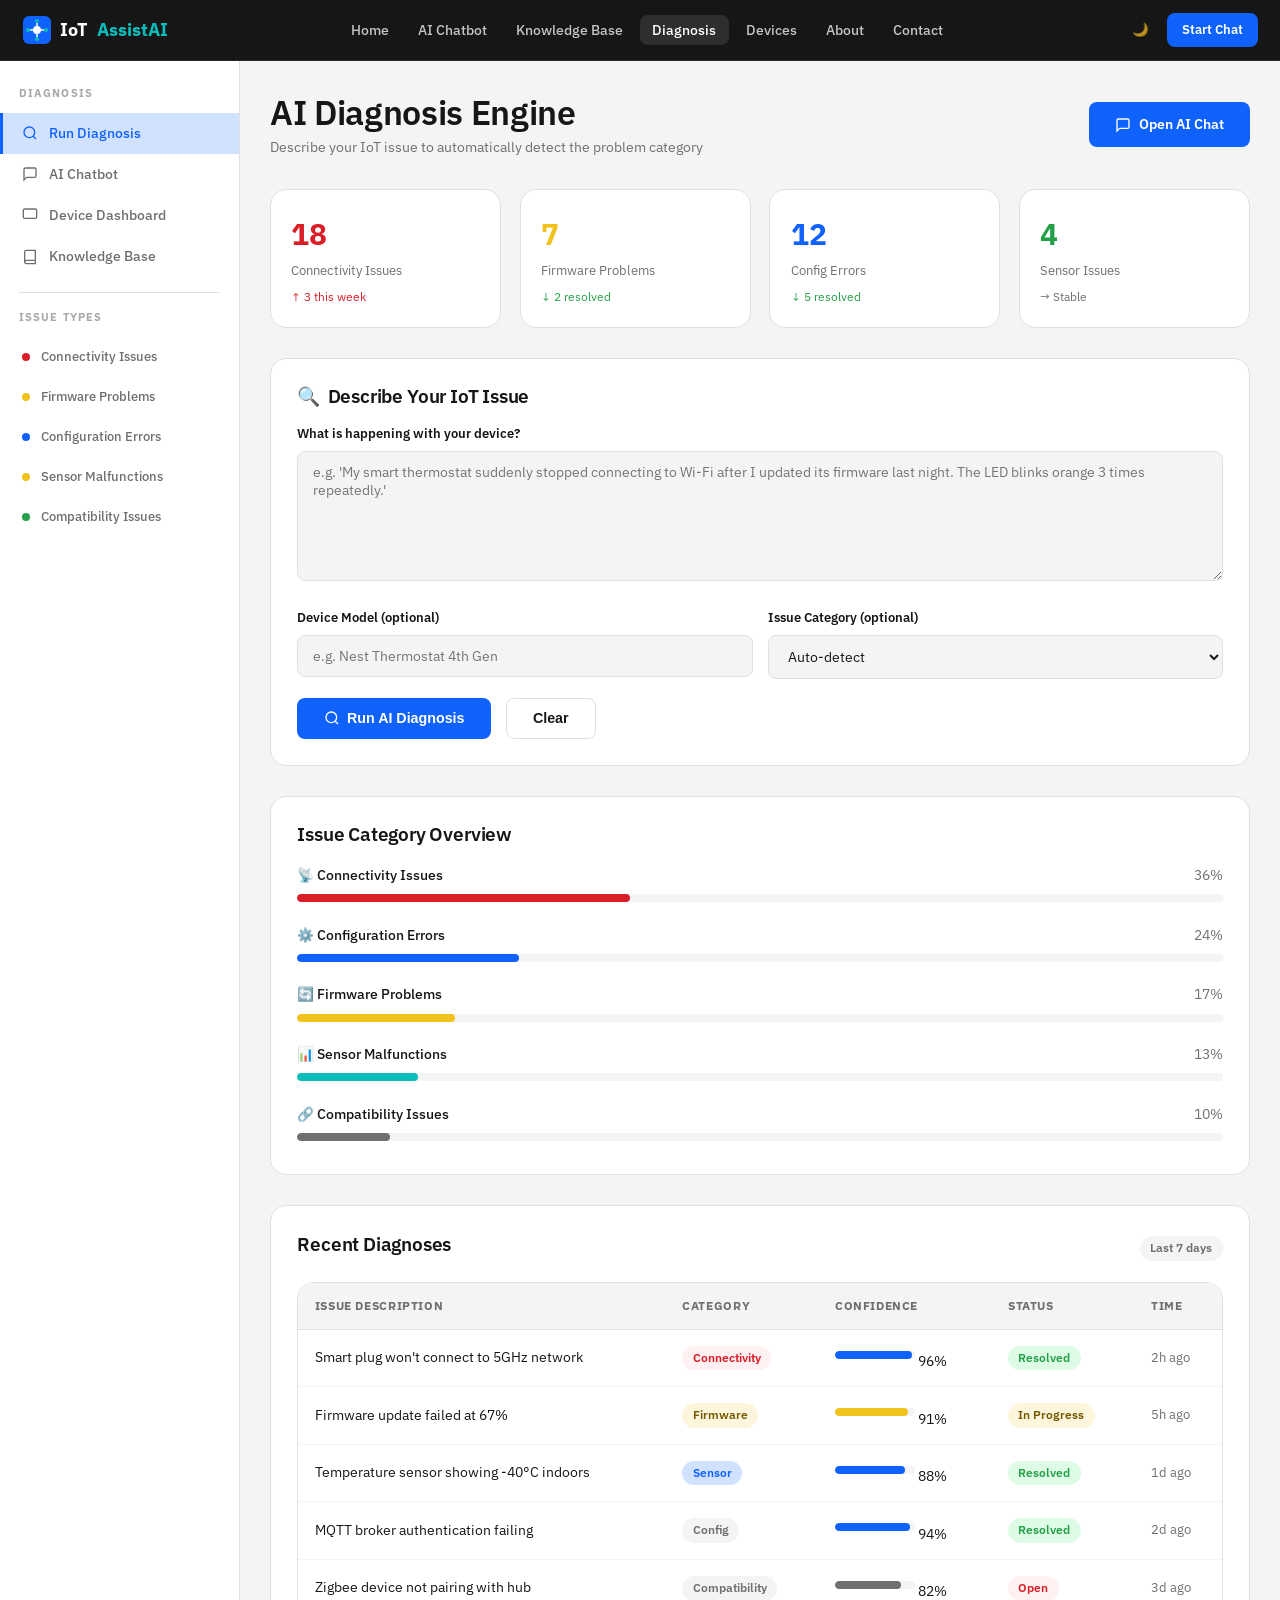
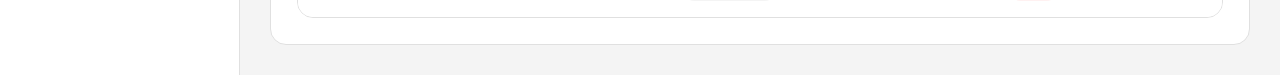
<file: iot-assistai/diagnosis.html>
<!DOCTYPE html>
<html lang="en" data-theme="light">
<head>
  <meta charset="UTF-8"/>
  <meta name="viewport" content="width=device-width, initial-scale=1.0"/>
  <title>Diagnosis Dashboard – IoT AssistAI</title>
  <link rel="preconnect" href="https://fonts.googleapis.com"/>
  <link href="https://fonts.googleapis.com/css2?family=IBM+Plex+Sans:wght@300;400;500;600;700&display=swap" rel="stylesheet"/>
  <link rel="stylesheet" href="styles.css"/>
  <script>const t=localStorage.getItem('iot-theme')||'light';document.documentElement.setAttribute('data-theme',t);</script>
</head>
<body>

<nav class="navbar">
  <div class="nav-inner">
    <a href="index.html" class="nav-brand">
      <svg viewBox="0 0 28 28" fill="none"><rect width="28" height="28" rx="6" fill="#0f62fe"/><circle cx="14" cy="14" r="4" fill="white"/><circle cx="14" cy="5" r="2" fill="#08bdba"/><circle cx="14" cy="23" r="2" fill="#08bdba"/><circle cx="5" cy="14" r="2" fill="#08bdba"/><circle cx="23" cy="14" r="2" fill="#08bdba"/><line x1="14" y1="7" x2="14" y2="10" stroke="white" stroke-width="1.5"/><line x1="14" y1="18" x2="14" y2="21" stroke="white" stroke-width="1.5"/><line x1="7" y1="14" x2="10" y2="14" stroke="white" stroke-width="1.5"/><line x1="18" y1="14" x2="21" y2="14" stroke="white" stroke-width="1.5"/></svg>
      IoT <span class="accent">AssistAI</span>
    </a>
    <ul class="nav-links">
      <li><a href="index.html">Home</a></li>
      <li><a href="chatbot.html">AI Chatbot</a></li>
      <li><a href="knowledge-base.html">Knowledge Base</a></li>
      <li><a href="diagnosis.html" class="active">Diagnosis</a></li>
      <li><a href="device-dashboard.html">Devices</a></li>
      <li><a href="about.html">About</a></li>
      <li><a href="contact.html">Contact</a></li>
    </ul>
    <div class="nav-actions">
      <button class="theme-btn" onclick="toggleTheme()"><span class="theme-icon">🌙</span></button>
      <a href="chatbot.html" class="btn btn-primary btn-sm">Start Chat</a>
      <button class="hamburger" aria-label="Menu"><span></span><span></span><span></span></button>
    </div>
  </div>
</nav>

<div class="dashboard-layout">
  <!-- Sidebar -->
  <aside class="dash-sidebar">
    <div class="dash-sidebar-title">Diagnosis</div>
    <div class="dash-nav-item active">
      <svg width="16" height="16" viewBox="0 0 24 24" fill="none" stroke="currentColor" stroke-width="2"><circle cx="11" cy="11" r="8"/><line x1="21" y1="21" x2="16.65" y2="16.65"/></svg>
      Run Diagnosis
    </div>
    <div class="dash-nav-item" onclick="location.href='chatbot.html'">
      <svg width="16" height="16" viewBox="0 0 24 24" fill="none" stroke="currentColor" stroke-width="2"><path d="M21 15a2 2 0 0 1-2 2H7l-4 4V5a2 2 0 0 1 2-2h14a2 2 0 0 1 2 2z"/></svg>
      AI Chatbot
    </div>
    <div class="dash-nav-item" onclick="location.href='device-dashboard.html'">
      <svg width="16" height="16" viewBox="0 0 24 24" fill="none" stroke="currentColor" stroke-width="2"><rect x="2" y="3" width="20" height="14" rx="2"/></svg>
      Device Dashboard
    </div>
    <div class="dash-nav-item" onclick="location.href='knowledge-base.html'">
      <svg width="16" height="16" viewBox="0 0 24 24" fill="none" stroke="currentColor" stroke-width="2"><path d="M4 19.5A2.5 2.5 0 0 1 6.5 17H20"/><path d="M6.5 2H20v20H6.5A2.5 2.5 0 0 1 4 19.5v-15A2.5 2.5 0 0 1 6.5 2z"/></svg>
      Knowledge Base
    </div>
    <hr class="divider" style="margin:1rem 1.25rem;"/>
    <div class="dash-sidebar-title">Issue Types</div>
    <div class="dash-nav-item" style="font-size:.85rem;color:var(--text-muted);">
      <span class="status-dot dot-red"></span> Connectivity Issues
    </div>
    <div class="dash-nav-item" style="font-size:.85rem;color:var(--text-muted);">
      <span class="status-dot dot-yellow"></span> Firmware Problems
    </div>
    <div class="dash-nav-item" style="font-size:.85rem;color:var(--text-muted);">
      <span class="status-dot dot-blue"></span> Configuration Errors
    </div>
    <div class="dash-nav-item" style="font-size:.85rem;color:var(--text-muted);">
      <span class="status-dot dot-yellow"></span> Sensor Malfunctions
    </div>
    <div class="dash-nav-item" style="font-size:.85rem;color:var(--text-muted);">
      <span class="status-dot dot-green"></span> Compatibility Issues
    </div>
  </aside>

  <!-- Main Content -->
  <main class="dash-main">
    <div class="dash-header">
      <div>
        <h2 style="margin-bottom:.25rem;">AI Diagnosis Engine</h2>
        <p style="color:var(--text-muted);font-size:.9rem;">Describe your IoT issue to automatically detect the problem category</p>
      </div>
      <a href="chatbot.html" class="btn btn-primary">
        <svg width="16" height="16" viewBox="0 0 24 24" fill="none" stroke="currentColor" stroke-width="2"><path d="M21 15a2 2 0 0 1-2 2H7l-4 4V5a2 2 0 0 1 2-2h14a2 2 0 0 1 2 2z"/></svg>
        Open AI Chat
      </a>
    </div>

    <!-- Stats -->
    <div class="dash-stats">
      <div class="stat-card">
        <div class="stat-num" style="color:var(--danger);">18</div>
        <div class="stat-label">Connectivity Issues</div>
        <div class="stat-trend" style="color:var(--danger);">↑ 3 this week</div>
      </div>
      <div class="stat-card">
        <div class="stat-num" style="color:var(--warning);">7</div>
        <div class="stat-label">Firmware Problems</div>
        <div class="stat-trend" style="color:var(--success);">↓ 2 resolved</div>
      </div>
      <div class="stat-card">
        <div class="stat-num" style="color:var(--primary);">12</div>
        <div class="stat-label">Config Errors</div>
        <div class="stat-trend" style="color:var(--success);">↓ 5 resolved</div>
      </div>
      <div class="stat-card">
        <div class="stat-num" style="color:var(--success);">4</div>
        <div class="stat-label">Sensor Issues</div>
        <div class="stat-trend" style="color:var(--text-muted);">→ Stable</div>
      </div>
    </div>

    <!-- Input Form -->
    <div class="card" style="margin-bottom:2rem;">
      <h3 style="margin-bottom:1rem;display:flex;align-items:center;gap:.5rem;">
        <span>🔍</span> Describe Your IoT Issue
      </h3>
      <div class="form-group">
        <label for="symptomInput">What is happening with your device?</label>
        <textarea id="symptomInput" class="form-control" rows="4" placeholder="e.g. 'My smart thermostat suddenly stopped connecting to Wi-Fi after I updated its firmware last night. The LED blinks orange 3 times repeatedly.'"></textarea>
      </div>
      <div class="form-row">
        <div class="form-group" style="margin-bottom:0;">
          <label for="deviceModel">Device Model (optional)</label>
          <input type="text" id="deviceModel" class="form-control" placeholder="e.g. Nest Thermostat 4th Gen"/>
        </div>
        <div class="form-group" style="margin-bottom:0;">
          <label for="issueCategory">Issue Category (optional)</label>
          <select id="issueCategory" class="form-control">
            <option value="">Auto-detect</option>
            <option>Connectivity / Wi-Fi</option>
            <option>Bluetooth Pairing</option>
            <option>Firmware Update</option>
            <option>Sensor Malfunction</option>
            <option>Configuration Error</option>
            <option>Device Compatibility</option>
          </select>
        </div>
      </div>
      <div style="display:flex;gap:1rem;margin-top:1.25rem;">
        <button id="runDiagnosis" class="btn btn-primary">
          <svg width="16" height="16" viewBox="0 0 24 24" fill="none" stroke="currentColor" stroke-width="2"><circle cx="11" cy="11" r="8"/><line x1="21" y1="21" x2="16.65" y2="16.65"/></svg>
          Run AI Diagnosis
        </button>
        <button class="btn btn-ghost" onclick="document.getElementById('symptomInput').value='';document.getElementById('diagResults').style.display='none';">Clear</button>
      </div>
    </div>

    <!-- Results Area -->
    <div id="diagResults" style="display:none;"></div>

    <!-- Issue Category Overview -->
    <div class="card" style="margin-top:2rem;">
      <h3 style="margin-bottom:1.25rem;">Issue Category Overview</h3>
      <div style="display:flex;flex-direction:column;gap:1rem;">
        <div>
          <div style="display:flex;justify-content:space-between;margin-bottom:.35rem;">
            <span style="font-size:.9rem;font-weight:500;">📡 Connectivity Issues</span>
            <span style="font-size:.9rem;color:var(--text-muted);">36%</span>
          </div>
          <div class="progress-bar"><div class="progress-fill" style="width:36%;background:var(--danger);"></div></div>
        </div>
        <div>
          <div style="display:flex;justify-content:space-between;margin-bottom:.35rem;">
            <span style="font-size:.9rem;font-weight:500;">⚙️ Configuration Errors</span>
            <span style="font-size:.9rem;color:var(--text-muted);">24%</span>
          </div>
          <div class="progress-bar"><div class="progress-fill" style="width:24%;background:var(--primary);"></div></div>
        </div>
        <div>
          <div style="display:flex;justify-content:space-between;margin-bottom:.35rem;">
            <span style="font-size:.9rem;font-weight:500;">🔄 Firmware Problems</span>
            <span style="font-size:.9rem;color:var(--text-muted);">17%</span>
          </div>
          <div class="progress-bar"><div class="progress-fill" style="width:17%;background:var(--warning);"></div></div>
        </div>
        <div>
          <div style="display:flex;justify-content:space-between;margin-bottom:.35rem;">
            <span style="font-size:.9rem;font-weight:500;">📊 Sensor Malfunctions</span>
            <span style="font-size:.9rem;color:var(--text-muted);">13%</span>
          </div>
          <div class="progress-bar"><div class="progress-fill" style="width:13%;background:var(--accent);"></div></div>
        </div>
        <div>
          <div style="display:flex;justify-content:space-between;margin-bottom:.35rem;">
            <span style="font-size:.9rem;font-weight:500;">🔗 Compatibility Issues</span>
            <span style="font-size:.9rem;color:var(--text-muted);">10%</span>
          </div>
          <div class="progress-bar"><div class="progress-fill" style="width:10%;background:var(--text-muted);"></div></div>
        </div>
      </div>
    </div>

    <!-- Recent Diagnoses Table -->
    <div class="card" style="margin-top:2rem;">
      <div style="display:flex;align-items:center;justify-content:space-between;margin-bottom:1.25rem;">
        <h3>Recent Diagnoses</h3>
        <span class="badge badge-gray">Last 7 days</span>
      </div>
      <div class="table-wrap">
        <table>
          <thead>
            <tr>
              <th>Issue Description</th>
              <th>Category</th>
              <th>Confidence</th>
              <th>Status</th>
              <th>Time</th>
            </tr>
          </thead>
          <tbody>
            <tr>
              <td>Smart plug won't connect to 5GHz network</td>
              <td><span class="badge badge-red">Connectivity</span></td>
              <td><div class="progress-bar" style="width:80px;display:inline-block;"><div class="progress-fill" style="width:96%;"></div></div> 96%</td>
              <td><span class="badge badge-green">Resolved</span></td>
              <td style="color:var(--text-muted);font-size:.85rem;">2h ago</td>
            </tr>
            <tr>
              <td>Firmware update failed at 67%</td>
              <td><span class="badge badge-yellow">Firmware</span></td>
              <td><div class="progress-bar" style="width:80px;display:inline-block;"><div class="progress-fill" style="width:91%;background:var(--warning);"></div></div> 91%</td>
              <td><span class="badge badge-yellow">In Progress</span></td>
              <td style="color:var(--text-muted);font-size:.85rem;">5h ago</td>
            </tr>
            <tr>
              <td>Temperature sensor showing -40°C indoors</td>
              <td><span class="badge badge-blue">Sensor</span></td>
              <td><div class="progress-bar" style="width:80px;display:inline-block;"><div class="progress-fill" style="width:88%;background:var(--primary);"></div></div> 88%</td>
              <td><span class="badge badge-green">Resolved</span></td>
              <td style="color:var(--text-muted);font-size:.85rem;">1d ago</td>
            </tr>
            <tr>
              <td>MQTT broker authentication failing</td>
              <td><span class="badge badge-gray">Config</span></td>
              <td><div class="progress-bar" style="width:80px;display:inline-block;"><div class="progress-fill" style="width:94%;"></div></div> 94%</td>
              <td><span class="badge badge-green">Resolved</span></td>
              <td style="color:var(--text-muted);font-size:.85rem;">2d ago</td>
            </tr>
            <tr>
              <td>Zigbee device not pairing with hub</td>
              <td><span class="badge badge-gray">Compatibility</span></td>
              <td><div class="progress-bar" style="width:80px;display:inline-block;"><div class="progress-fill" style="width:82%;background:var(--text-muted);"></div></div> 82%</td>
              <td><span class="badge badge-red">Open</span></td>
              <td style="color:var(--text-muted);font-size:.85rem;">3d ago</td>
            </tr>
          </tbody>
        </table>
      </div>
    </div>

  </main>
</div>

<script src="app.js"></script>
</body>
</html>
</file>
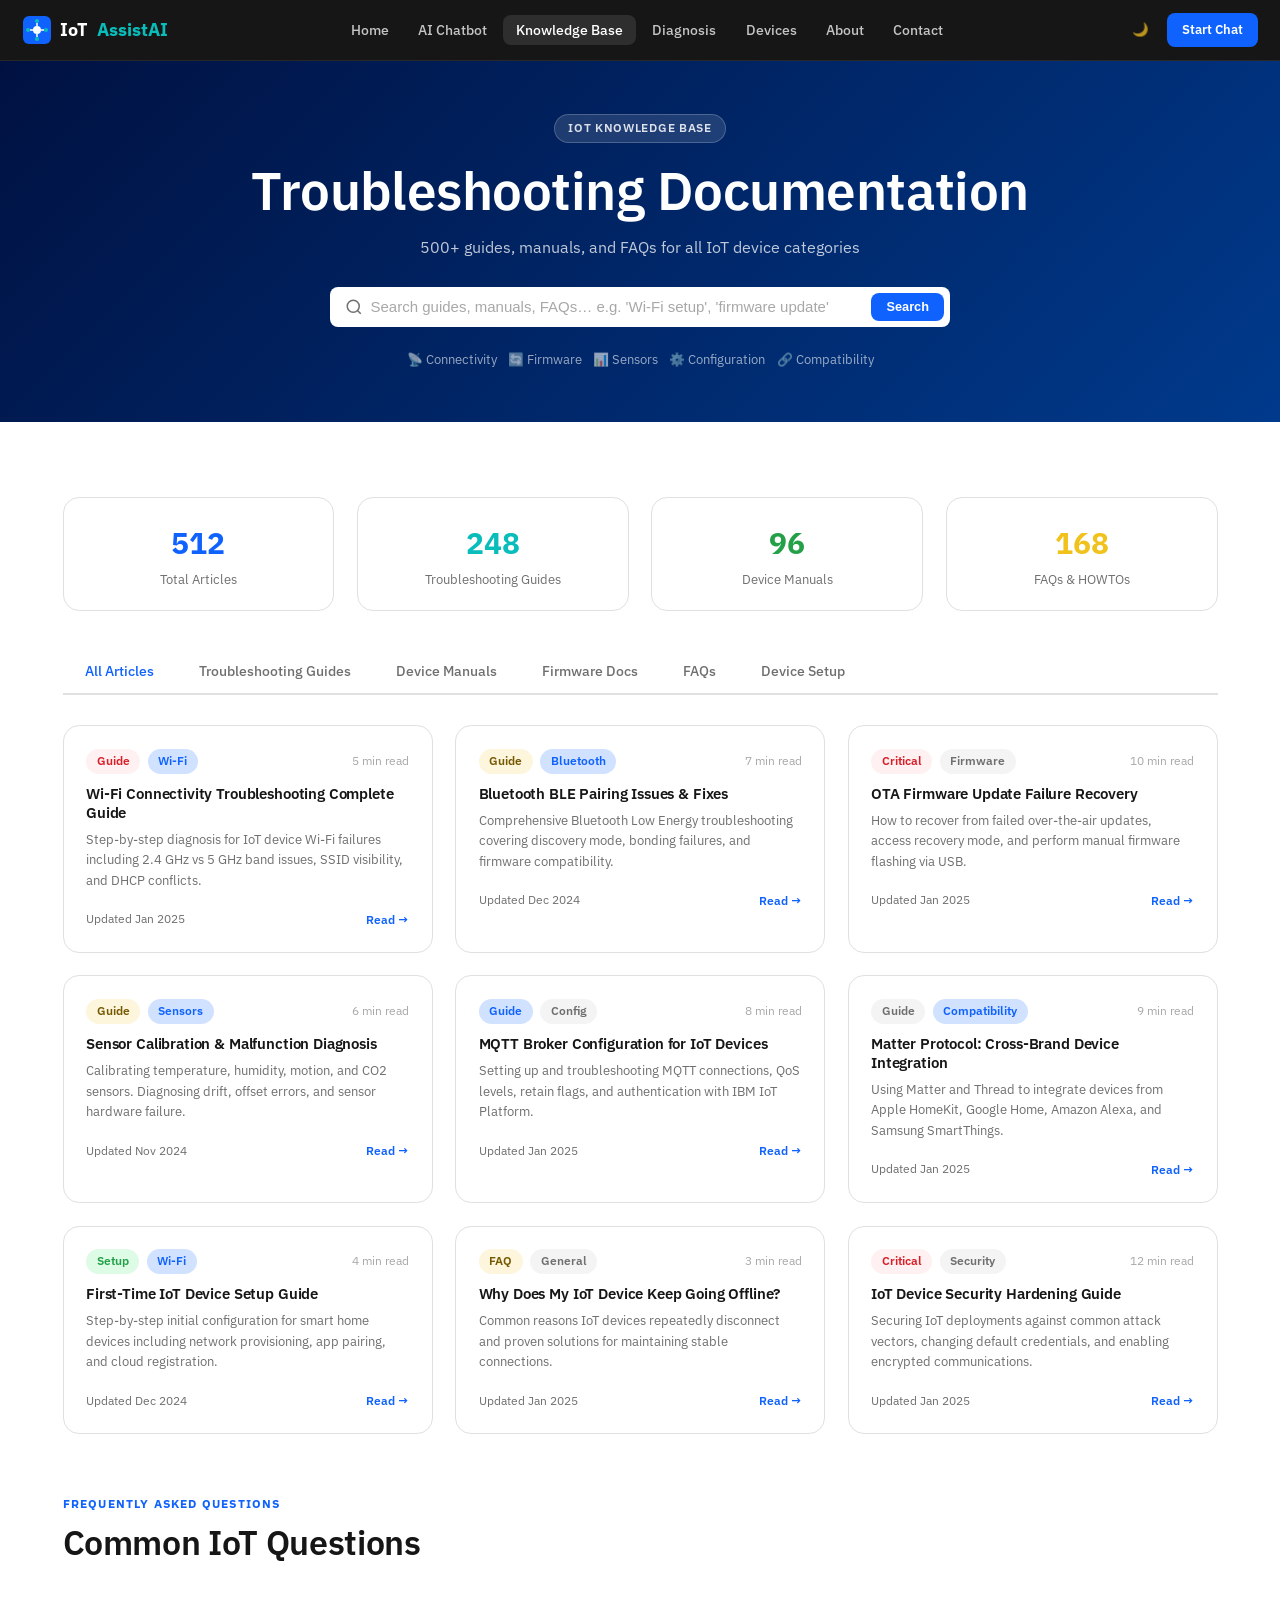
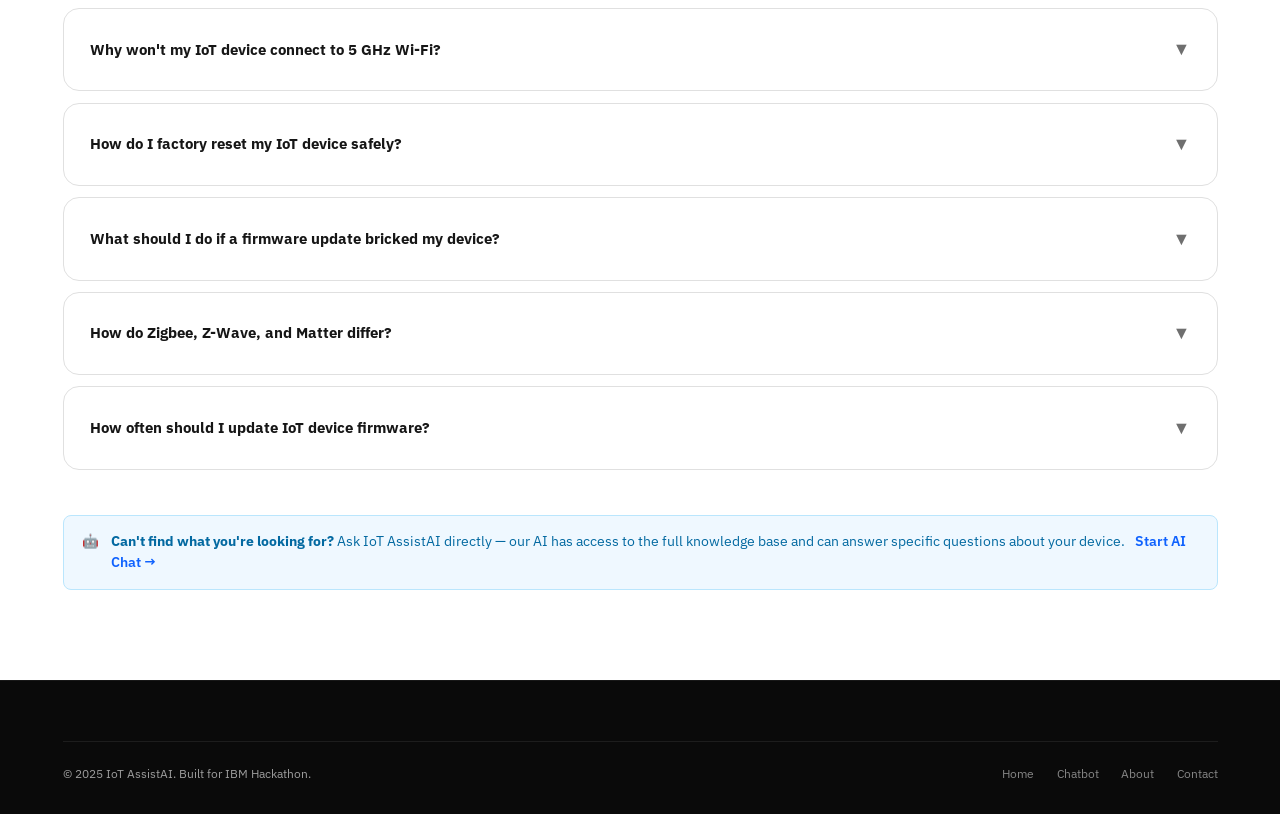
<file: iot-assistai/knowledge-base.html>
<!DOCTYPE html>
<html lang="en" data-theme="light">
<head>
  <meta charset="UTF-8"/>
  <meta name="viewport" content="width=device-width, initial-scale=1.0"/>
  <title>Knowledge Base – IoT AssistAI</title>
  <link rel="preconnect" href="https://fonts.googleapis.com"/>
  <link href="https://fonts.googleapis.com/css2?family=IBM+Plex+Sans:wght@300;400;500;600;700&display=swap" rel="stylesheet"/>
  <link rel="stylesheet" href="styles.css"/>
  <script>const t=localStorage.getItem('iot-theme')||'light';document.documentElement.setAttribute('data-theme',t);</script>
</head>
<body>

<nav class="navbar">
  <div class="nav-inner">
    <a href="index.html" class="nav-brand">
      <svg viewBox="0 0 28 28" fill="none"><rect width="28" height="28" rx="6" fill="#0f62fe"/><circle cx="14" cy="14" r="4" fill="white"/><circle cx="14" cy="5" r="2" fill="#08bdba"/><circle cx="14" cy="23" r="2" fill="#08bdba"/><circle cx="5" cy="14" r="2" fill="#08bdba"/><circle cx="23" cy="14" r="2" fill="#08bdba"/><line x1="14" y1="7" x2="14" y2="10" stroke="white" stroke-width="1.5"/><line x1="14" y1="18" x2="14" y2="21" stroke="white" stroke-width="1.5"/><line x1="7" y1="14" x2="10" y2="14" stroke="white" stroke-width="1.5"/><line x1="18" y1="14" x2="21" y2="14" stroke="white" stroke-width="1.5"/></svg>
      IoT <span class="accent">AssistAI</span>
    </a>
    <ul class="nav-links">
      <li><a href="index.html">Home</a></li>
      <li><a href="chatbot.html">AI Chatbot</a></li>
      <li><a href="knowledge-base.html" class="active">Knowledge Base</a></li>
      <li><a href="diagnosis.html">Diagnosis</a></li>
      <li><a href="device-dashboard.html">Devices</a></li>
      <li><a href="about.html">About</a></li>
      <li><a href="contact.html">Contact</a></li>
    </ul>
    <div class="nav-actions">
      <button class="theme-btn" onclick="toggleTheme()"><span class="theme-icon">🌙</span></button>
      <a href="chatbot.html" class="btn btn-primary btn-sm">Start Chat</a>
      <button class="hamburger" aria-label="Menu"><span></span><span></span><span></span></button>
    </div>
  </div>
</nav>

<!-- Hero / Search -->
<div class="kb-hero">
  <div class="container">
    <span style="display:inline-block;background:rgba(255,255,255,.12);border:1px solid rgba(255,255,255,.2);color:rgba(255,255,255,.85);padding:.3rem .85rem;border-radius:2rem;font-size:.78rem;font-weight:600;letter-spacing:.06em;text-transform:uppercase;margin-bottom:1rem;">IoT Knowledge Base</span>
    <h1 style="color:#fff;margin-bottom:.75rem;">Troubleshooting Documentation</h1>
    <p style="color:rgba(255,255,255,.75);font-size:1.05rem;">500+ guides, manuals, and FAQs for all IoT device categories</p>
    <div class="kb-search-box">
      <svg width="18" height="18" viewBox="0 0 24 24" fill="none" stroke="#6f6f6f" stroke-width="2"><circle cx="11" cy="11" r="8"/><line x1="21" y1="21" x2="16.65" y2="16.65"/></svg>
      <input type="text" class="kb-search-input" placeholder="Search guides, manuals, FAQs… e.g. 'Wi-Fi setup', 'firmware update'"/>
      <button class="btn btn-primary btn-sm">Search</button>
    </div>
    <div style="display:flex;gap:.75rem;justify-content:center;margin-top:1.5rem;flex-wrap:wrap;">
      <span style="color:rgba(255,255,255,.6);font-size:.85rem;">📡 Connectivity</span>
      <span style="color:rgba(255,255,255,.6);font-size:.85rem;">🔄 Firmware</span>
      <span style="color:rgba(255,255,255,.6);font-size:.85rem;">📊 Sensors</span>
      <span style="color:rgba(255,255,255,.6);font-size:.85rem;">⚙️ Configuration</span>
      <span style="color:rgba(255,255,255,.6);font-size:.85rem;">🔗 Compatibility</span>
    </div>
  </div>
</div>

<section class="section">
  <div class="container">
    <!-- Stats Row -->
    <div class="grid-4" style="margin-bottom:2.5rem;">
      <div class="stat-card" style="text-align:center;">
        <div class="stat-num" style="color:var(--primary);">512</div>
        <div class="stat-label">Total Articles</div>
      </div>
      <div class="stat-card" style="text-align:center;">
        <div class="stat-num" style="color:var(--accent);">248</div>
        <div class="stat-label">Troubleshooting Guides</div>
      </div>
      <div class="stat-card" style="text-align:center;">
        <div class="stat-num" style="color:var(--success);">96</div>
        <div class="stat-label">Device Manuals</div>
      </div>
      <div class="stat-card" style="text-align:center;">
        <div class="stat-num" style="color:var(--warning);">168</div>
        <div class="stat-label">FAQs & HOWTOs</div>
      </div>
    </div>

    <!-- Tabs -->
    <div class="kb-tabs">
      <div class="kb-tab active" data-tab="all">All Articles</div>
      <div class="kb-tab" data-tab="guides">Troubleshooting Guides</div>
      <div class="kb-tab" data-tab="manuals">Device Manuals</div>
      <div class="kb-tab" data-tab="firmware">Firmware Docs</div>
      <div class="kb-tab" data-tab="faq">FAQs</div>
      <div class="kb-tab" data-tab="setup">Device Setup</div>
    </div>

    <!-- All Articles Panel -->
    <div data-panel="all" class="kb-tab-panel" style="display:block;">
      <div class="grid-3">
        <div class="kb-article-card">
          <div class="kb-article-meta">
            <span class="badge badge-red">Guide</span>
            <span class="badge badge-blue">Wi-Fi</span>
            <span style="font-size:.78rem;color:var(--text-light);margin-left:auto;">5 min read</span>
          </div>
          <h3 style="font-size:1rem;margin-top:.25rem;">Wi-Fi Connectivity Troubleshooting Complete Guide</h3>
          <p style="font-size:.85rem;color:var(--text-muted);">Step-by-step diagnosis for IoT device Wi-Fi failures including 2.4 GHz vs 5 GHz band issues, SSID visibility, and DHCP conflicts.</p>
          <div style="margin-top:.75rem;display:flex;align-items:center;justify-content:space-between;">
            <span style="font-size:.78rem;color:var(--text-muted);">Updated Jan 2025</span>
            <span style="font-size:.82rem;color:var(--primary);font-weight:600;">Read →</span>
          </div>
        </div>
        <div class="kb-article-card">
          <div class="kb-article-meta">
            <span class="badge badge-yellow">Guide</span>
            <span class="badge badge-blue">Bluetooth</span>
            <span style="font-size:.78rem;color:var(--text-light);margin-left:auto;">7 min read</span>
          </div>
          <h3 style="font-size:1rem;margin-top:.25rem;">Bluetooth BLE Pairing Issues & Fixes</h3>
          <p style="font-size:.85rem;color:var(--text-muted);">Comprehensive Bluetooth Low Energy troubleshooting covering discovery mode, bonding failures, and firmware compatibility.</p>
          <div style="margin-top:.75rem;display:flex;align-items:center;justify-content:space-between;">
            <span style="font-size:.78rem;color:var(--text-muted);">Updated Dec 2024</span>
            <span style="font-size:.82rem;color:var(--primary);font-weight:600;">Read →</span>
          </div>
        </div>
        <div class="kb-article-card">
          <div class="kb-article-meta">
            <span class="badge badge-red">Critical</span>
            <span class="badge badge-gray">Firmware</span>
            <span style="font-size:.78rem;color:var(--text-light);margin-left:auto;">10 min read</span>
          </div>
          <h3 style="font-size:1rem;margin-top:.25rem;">OTA Firmware Update Failure Recovery</h3>
          <p style="font-size:.85rem;color:var(--text-muted);">How to recover from failed over-the-air updates, access recovery mode, and perform manual firmware flashing via USB.</p>
          <div style="margin-top:.75rem;display:flex;align-items:center;justify-content:space-between;">
            <span style="font-size:.78rem;color:var(--text-muted);">Updated Jan 2025</span>
            <span style="font-size:.82rem;color:var(--primary);font-weight:600;">Read →</span>
          </div>
        </div>
        <div class="kb-article-card">
          <div class="kb-article-meta">
            <span class="badge badge-yellow">Guide</span>
            <span class="badge badge-blue">Sensors</span>
            <span style="font-size:.78rem;color:var(--text-light);margin-left:auto;">6 min read</span>
          </div>
          <h3 style="font-size:1rem;margin-top:.25rem;">Sensor Calibration & Malfunction Diagnosis</h3>
          <p style="font-size:.85rem;color:var(--text-muted);">Calibrating temperature, humidity, motion, and CO2 sensors. Diagnosing drift, offset errors, and sensor hardware failure.</p>
          <div style="margin-top:.75rem;display:flex;align-items:center;justify-content:space-between;">
            <span style="font-size:.78rem;color:var(--text-muted);">Updated Nov 2024</span>
            <span style="font-size:.82rem;color:var(--primary);font-weight:600;">Read →</span>
          </div>
        </div>
        <div class="kb-article-card">
          <div class="kb-article-meta">
            <span class="badge badge-blue">Guide</span>
            <span class="badge badge-gray">Config</span>
            <span style="font-size:.78rem;color:var(--text-light);margin-left:auto;">8 min read</span>
          </div>
          <h3 style="font-size:1rem;margin-top:.25rem;">MQTT Broker Configuration for IoT Devices</h3>
          <p style="font-size:.85rem;color:var(--text-muted);">Setting up and troubleshooting MQTT connections, QoS levels, retain flags, and authentication with IBM IoT Platform.</p>
          <div style="margin-top:.75rem;display:flex;align-items:center;justify-content:space-between;">
            <span style="font-size:.78rem;color:var(--text-muted);">Updated Jan 2025</span>
            <span style="font-size:.82rem;color:var(--primary);font-weight:600;">Read →</span>
          </div>
        </div>
        <div class="kb-article-card">
          <div class="kb-article-meta">
            <span class="badge badge-gray">Guide</span>
            <span class="badge badge-blue">Compatibility</span>
            <span style="font-size:.78rem;color:var(--text-light);margin-left:auto;">9 min read</span>
          </div>
          <h3 style="font-size:1rem;margin-top:.25rem;">Matter Protocol: Cross-Brand Device Integration</h3>
          <p style="font-size:.85rem;color:var(--text-muted);">Using Matter and Thread to integrate devices from Apple HomeKit, Google Home, Amazon Alexa, and Samsung SmartThings.</p>
          <div style="margin-top:.75rem;display:flex;align-items:center;justify-content:space-between;">
            <span style="font-size:.78rem;color:var(--text-muted);">Updated Jan 2025</span>
            <span style="font-size:.82rem;color:var(--primary);font-weight:600;">Read →</span>
          </div>
        </div>
        <div class="kb-article-card">
          <div class="kb-article-meta">
            <span class="badge badge-green">Setup</span>
            <span class="badge badge-blue">Wi-Fi</span>
            <span style="font-size:.78rem;color:var(--text-light);margin-left:auto;">4 min read</span>
          </div>
          <h3 style="font-size:1rem;margin-top:.25rem;">First-Time IoT Device Setup Guide</h3>
          <p style="font-size:.85rem;color:var(--text-muted);">Step-by-step initial configuration for smart home devices including network provisioning, app pairing, and cloud registration.</p>
          <div style="margin-top:.75rem;display:flex;align-items:center;justify-content:space-between;">
            <span style="font-size:.78rem;color:var(--text-muted);">Updated Dec 2024</span>
            <span style="font-size:.82rem;color:var(--primary);font-weight:600;">Read →</span>
          </div>
        </div>
        <div class="kb-article-card">
          <div class="kb-article-meta">
            <span class="badge badge-yellow">FAQ</span>
            <span class="badge badge-gray">General</span>
            <span style="font-size:.78rem;color:var(--text-light);margin-left:auto;">3 min read</span>
          </div>
          <h3 style="font-size:1rem;margin-top:.25rem;">Why Does My IoT Device Keep Going Offline?</h3>
          <p style="font-size:.85rem;color:var(--text-muted);">Common reasons IoT devices repeatedly disconnect and proven solutions for maintaining stable connections.</p>
          <div style="margin-top:.75rem;display:flex;align-items:center;justify-content:space-between;">
            <span style="font-size:.78rem;color:var(--text-muted);">Updated Jan 2025</span>
            <span style="font-size:.82rem;color:var(--primary);font-weight:600;">Read →</span>
          </div>
        </div>
        <div class="kb-article-card">
          <div class="kb-article-meta">
            <span class="badge badge-red">Critical</span>
            <span class="badge badge-gray">Security</span>
            <span style="font-size:.78rem;color:var(--text-light);margin-left:auto;">12 min read</span>
          </div>
          <h3 style="font-size:1rem;margin-top:.25rem;">IoT Device Security Hardening Guide</h3>
          <p style="font-size:.85rem;color:var(--text-muted);">Securing IoT deployments against common attack vectors, changing default credentials, and enabling encrypted communications.</p>
          <div style="margin-top:.75rem;display:flex;align-items:center;justify-content:space-between;">
            <span style="font-size:.78rem;color:var(--text-muted);">Updated Jan 2025</span>
            <span style="font-size:.82rem;color:var(--primary);font-weight:600;">Read →</span>
          </div>
        </div>
      </div>
    </div>

    <!-- FAQ Section -->
    <div style="margin-top:4rem;">
      <div class="section-header" style="text-align:left;">
        <span class="overline">Frequently Asked Questions</span>
        <h2>Common IoT Questions</h2>
      </div>
      <div style="display:flex;flex-direction:column;gap:.75rem;" id="faqList">
        <div class="card" style="cursor:pointer;" onclick="toggleFaq(this)">
          <div style="display:flex;align-items:center;justify-content:space-between;">
            <strong>Why won't my IoT device connect to 5 GHz Wi-Fi?</strong>
            <span style="font-size:1.2rem;color:var(--text-muted);transition:transform .2s;" class="faq-arrow">▼</span>
          </div>
          <div class="faq-answer" style="display:none;margin-top:1rem;color:var(--text-muted);font-size:.9rem;line-height:1.6;">
            Most IoT devices only support the 2.4 GHz band due to lower cost chipsets and longer range requirements. Check your router settings and ensure you have a separate 2.4 GHz SSID available. Dual-band routers sometimes combine both bands — try separating them in your router admin panel.
          </div>
        </div>
        <div class="card" style="cursor:pointer;" onclick="toggleFaq(this)">
          <div style="display:flex;align-items:center;justify-content:space-between;">
            <strong>How do I factory reset my IoT device safely?</strong>
            <span style="font-size:1.2rem;color:var(--text-muted);transition:transform .2s;" class="faq-arrow">▼</span>
          </div>
          <div class="faq-answer" style="display:none;margin-top:1rem;color:var(--text-muted);font-size:.9rem;line-height:1.6;">
            Before factory resetting: (1) Back up device configuration if the app supports it, (2) Note your current firmware version, (3) Remove the device from your smart home platform. Then hold the reset button for 10–15 seconds until LEDs indicate reset mode. Re-pair and re-configure after reset.
          </div>
        </div>
        <div class="card" style="cursor:pointer;" onclick="toggleFaq(this)">
          <div style="display:flex;align-items:center;justify-content:space-between;">
            <strong>What should I do if a firmware update bricked my device?</strong>
            <span style="font-size:1.2rem;color:var(--text-muted);transition:transform .2s;" class="faq-arrow">▼</span>
          </div>
          <div class="faq-answer" style="display:none;margin-top:1rem;color:var(--text-muted);font-size:.9rem;line-height:1.6;">
            Try recovery mode first: hold Reset + Power simultaneously for 15 seconds. This forces the bootloader. Then connect via USB and use the manufacturer's recovery tool to reflash the firmware. If recovery mode is unavailable, contact manufacturer support with your device serial number.
          </div>
        </div>
        <div class="card" style="cursor:pointer;" onclick="toggleFaq(this)">
          <div style="display:flex;align-items:center;justify-content:space-between;">
            <strong>How do Zigbee, Z-Wave, and Matter differ?</strong>
            <span style="font-size:1.2rem;color:var(--text-muted);transition:transform .2s;" class="faq-arrow">▼</span>
          </div>
          <div class="faq-answer" style="display:none;margin-top:1rem;color:var(--text-muted);font-size:.9rem;line-height:1.6;">
            <strong>Zigbee:</strong> Mesh network, 2.4 GHz, low power, requires a hub. Good for large deployments. <strong>Z-Wave:</strong> 900 MHz (less interference), mesh, requires hub, 232 device limit. <strong>Matter:</strong> New standard (2022) built on IP, works over Thread/Wi-Fi, cross-platform compatible, no hub needed. Matter is the future of smart home interoperability.
          </div>
        </div>
        <div class="card" style="cursor:pointer;" onclick="toggleFaq(this)">
          <div style="display:flex;align-items:center;justify-content:space-between;">
            <strong>How often should I update IoT device firmware?</strong>
            <span style="font-size:1.2rem;color:var(--text-muted);transition:transform .2s;" class="faq-arrow">▼</span>
          </div>
          <div class="faq-answer" style="display:none;margin-top:1rem;color:var(--text-muted);font-size:.9rem;line-height:1.6;">
            Enable automatic updates if available for security patches. For manual updates, check monthly or when you experience issues. Always read the release notes before updating production devices — some updates may reset configurations or change device behavior.
          </div>
        </div>
      </div>
    </div>

    <!-- CTA -->
    <div class="alert alert-info" style="margin-top:3rem;">
      <span>🤖</span>
      <div>
        <strong>Can't find what you're looking for?</strong>
        Ask IoT AssistAI directly — our AI has access to the full knowledge base and can answer specific questions about your device.
        <a href="chatbot.html" style="margin-left:.5rem;font-weight:600;">Start AI Chat →</a>
      </div>
    </div>
  </div>
</section>

<footer class="footer">
  <div class="container">
    <div class="footer-bottom">
      <span>© 2025 IoT AssistAI. Built for IBM Hackathon.</span>
      <div style="display:flex;gap:1.5rem;">
        <a href="index.html" style="color:rgba(255,255,255,.5);">Home</a>
        <a href="chatbot.html" style="color:rgba(255,255,255,.5);">Chatbot</a>
        <a href="about.html" style="color:rgba(255,255,255,.5);">About</a>
        <a href="contact.html" style="color:rgba(255,255,255,.5);">Contact</a>
      </div>
    </div>
  </div>
</footer>

<script src="app.js"></script>
<script>
function toggleFaq(card) {
  const answer = card.querySelector('.faq-answer');
  const arrow = card.querySelector('.faq-arrow');
  const isOpen = answer.style.display !== 'none';
  answer.style.display = isOpen ? 'none' : 'block';
  arrow.style.transform = isOpen ? '' : 'rotate(180deg)';
}
</script>
</body>
</html>
</file>
<file: iot-assistai/styles.css>
/* ===================================================
   IoT AssistAI — Global Styles
   IBM-style Professional Interface
   =================================================== */

:root {
  --primary: #0f62fe;
  --primary-dark: #0043ce;
  --primary-light: #d0e2ff;
  --secondary: #393939;
  --accent: #08bdba;
  --accent2: #a56eff;
  --success: #24a148;
  --warning: #f1c21b;
  --danger: #da1e28;
  --info: #0072c3;

  --bg: #ffffff;
  --bg-alt: #f4f4f4;
  --bg-surface: #ffffff;
  --bg-card: #ffffff;
  --border: #e0e0e0;
  --border-light: #f4f4f4;
  --text: #161616;
  --text-muted: #6f6f6f;
  --text-light: #a8a8a8;
  --nav-bg: #161616;
  --nav-text: #f4f4f4;
  --shadow: 0 2px 16px rgba(15,98,254,0.08);
  --shadow-md: 0 4px 24px rgba(15,98,254,0.13);
  --radius: 8px;
  --radius-lg: 16px;
  --transition: 0.22s cubic-bezier(.4,0,.2,1);
}

[data-theme="dark"] {
  --bg: #161616;
  --bg-alt: #262626;
  --bg-surface: #1e1e1e;
  --bg-card: #262626;
  --border: #393939;
  --border-light: #393939;
  --text: #f4f4f4;
  --text-muted: #a8a8a8;
  --text-light: #6f6f6f;
  --nav-bg: #0a0a0a;
  --nav-text: #f4f4f4;
  --shadow: 0 2px 16px rgba(0,0,0,0.4);
  --shadow-md: 0 4px 24px rgba(0,0,0,0.5);
}

*, *::before, *::after { box-sizing: border-box; margin: 0; padding: 0; }

html { scroll-behavior: smooth; font-size: 15px; }

body {
  font-family: 'IBM Plex Sans', -apple-system, BlinkMacSystemFont, 'Segoe UI', sans-serif;
  background: var(--bg);
  color: var(--text);
  line-height: 1.6;
  transition: background var(--transition), color var(--transition);
}

a { color: var(--primary); text-decoration: none; transition: color var(--transition); }
a:hover { color: var(--primary-dark); }

img { max-width: 100%; display: block; }

/* ─── TYPOGRAPHY ─── */
h1, h2, h3, h4, h5 {
  font-weight: 600;
  line-height: 1.25;
  letter-spacing: -0.01em;
}
h1 { font-size: clamp(2rem, 5vw, 3.5rem); }
h2 { font-size: clamp(1.5rem, 3vw, 2.25rem); }
h3 { font-size: 1.25rem; }

/* ─── LAYOUT ─── */
.container { max-width: 1200px; margin: 0 auto; padding: 0 1.5rem; }
.section { padding: 5rem 0; }
.section-alt { background: var(--bg-alt); }

/* ─── BUTTONS ─── */
.btn {
  display: inline-flex; align-items: center; gap: .5rem;
  padding: .75rem 1.75rem;
  border-radius: var(--radius);
  font-size: .95rem; font-weight: 600;
  cursor: pointer; border: none;
  transition: all var(--transition);
  text-decoration: none;
  white-space: nowrap;
}
.btn-primary { background: var(--primary); color: #fff; }
.btn-primary:hover { background: var(--primary-dark); color: #fff; transform: translateY(-1px); box-shadow: var(--shadow-md); }
.btn-outline { background: transparent; color: var(--primary); border: 2px solid var(--primary); }
.btn-outline:hover { background: var(--primary); color: #fff; }
.btn-ghost { background: transparent; color: var(--text); border: 1px solid var(--border); }
.btn-ghost:hover { background: var(--bg-alt); }
.btn-danger { background: var(--danger); color: #fff; }
.btn-sm { padding: .45rem 1rem; font-size: .85rem; }
.btn-lg { padding: 1rem 2.5rem; font-size: 1.1rem; }
.btn-icon { padding: .6rem; border-radius: 50%; }

/* ─── NAV ─── */
.navbar {
  position: sticky; top: 0; z-index: 1000;
  background: var(--nav-bg);
  border-bottom: 1px solid rgba(255,255,255,0.08);
  backdrop-filter: blur(12px);
}
.nav-inner {
  display: flex; align-items: center; justify-content: space-between;
  height: 60px; padding: 0 1.5rem; max-width: 1440px; margin: 0 auto;
}
.nav-brand {
  display: flex; align-items: center; gap: .6rem;
  font-size: 1.2rem; font-weight: 700; color: #fff; text-decoration: none;
}
.nav-brand svg { width: 28px; height: 28px; }
.nav-brand span.accent { color: var(--accent); }
.nav-links {
  display: flex; align-items: center; gap: .25rem;
  list-style: none;
}
.nav-links a {
  color: rgba(255,255,255,.75); padding: .4rem .85rem;
  border-radius: var(--radius); font-size: .9rem; font-weight: 500;
  transition: all var(--transition);
}
.nav-links a:hover, .nav-links a.active { color: #fff; background: rgba(255,255,255,.1); }
.nav-actions { display: flex; align-items: center; gap: .75rem; }
.theme-btn {
  background: none; border: none; cursor: pointer;
  color: rgba(255,255,255,.7); padding: .4rem;
  border-radius: 50%; transition: all var(--transition);
  display: flex; align-items: center;
}
.theme-btn:hover { color: #fff; background: rgba(255,255,255,.1); }
.hamburger {
  display: none; background: none; border: none;
  cursor: pointer; color: #fff; padding: .4rem;
  flex-direction: column; gap: 5px;
}
.hamburger span { display: block; width: 22px; height: 2px; background: #fff; border-radius: 2px; transition: all var(--transition); }

/* ─── MOBILE NAV ─── */
@media (max-width: 860px) {
  .hamburger { display: flex; }
  .nav-links {
    display: none; position: absolute; top: 60px; left: 0; right: 0;
    background: var(--nav-bg); flex-direction: column;
    padding: 1rem 1.5rem 1.5rem; gap: .1rem;
    border-bottom: 1px solid rgba(255,255,255,.08);
  }
  .nav-links.open { display: flex; }
  .nav-links a { padding: .6rem .85rem; display: block; }
}

/* ─── HERO ─── */
.hero {
  min-height: 92vh;
  background: linear-gradient(135deg, #0a0a0a 0%, #001141 45%, #003a8c 100%);
  display: flex; align-items: center;
  position: relative; overflow: hidden;
}
.hero::before {
  content: '';
  position: absolute; inset: 0;
  background: radial-gradient(ellipse 80% 60% at 70% 40%, rgba(15,98,254,.25) 0%, transparent 65%),
              radial-gradient(ellipse 50% 50% at 20% 80%, rgba(8,189,186,.15) 0%, transparent 55%);
}
.hero-grid {
  position: absolute; inset: 0;
  background-image: linear-gradient(rgba(255,255,255,.03) 1px, transparent 1px),
                    linear-gradient(90deg, rgba(255,255,255,.03) 1px, transparent 1px);
  background-size: 60px 60px;
}
.hero-content { position: relative; z-index: 1; max-width: 720px; padding: 3rem 0; }
.hero-badge {
  display: inline-flex; align-items: center; gap: .5rem;
  background: rgba(15,98,254,.2); border: 1px solid rgba(15,98,254,.4);
  color: #74b9ff; padding: .35rem .9rem;
  border-radius: 2rem; font-size: .8rem; font-weight: 600;
  letter-spacing: .05em; text-transform: uppercase; margin-bottom: 1.25rem;
}
.hero-title { color: #fff; margin-bottom: 1rem; }
.hero-title span { color: var(--accent); }
.hero-tagline { color: rgba(255,255,255,.75); font-size: 1.2rem; margin-bottom: 2rem; max-width: 540px; }
.hero-ctas { display: flex; gap: 1rem; flex-wrap: wrap; }
.hero-stats {
  display: flex; gap: 2rem; margin-top: 3.5rem;
  padding-top: 2rem; border-top: 1px solid rgba(255,255,255,.1);
  flex-wrap: wrap;
}
.hero-stat-num { color: #fff; font-size: 1.8rem; font-weight: 700; }
.hero-stat-label { color: rgba(255,255,255,.5); font-size: .82rem; font-weight: 500; }
.hero-visual {
  position: absolute; right: 5%; top: 50%; transform: translateY(-50%);
  width: 420px; height: 420px; pointer-events: none;
}
.hero-visual svg { width: 100%; height: 100%; opacity: .65; }

/* ─── SECTION HEADER ─── */
.section-header { text-align: center; margin-bottom: 3rem; }
.section-header .overline {
  display: block; color: var(--primary); font-size: .8rem;
  font-weight: 700; letter-spacing: .1em; text-transform: uppercase; margin-bottom: .5rem;
}
.section-header p { color: var(--text-muted); max-width: 560px; margin: .75rem auto 0; }

/* ─── CARDS ─── */
.card {
  background: var(--bg-card);
  border: 1px solid var(--border);
  border-radius: var(--radius-lg);
  padding: 1.75rem;
  transition: all var(--transition);
}
.card:hover { box-shadow: var(--shadow-md); transform: translateY(-3px); border-color: var(--primary-light); }
.card-icon {
  width: 52px; height: 52px;
  background: var(--primary-light); border-radius: var(--radius);
  display: flex; align-items: center; justify-content: center;
  margin-bottom: 1.1rem; color: var(--primary);
}
[data-theme="dark"] .card-icon { background: rgba(15,98,254,.2); }
.card h3 { margin-bottom: .5rem; }
.card p { color: var(--text-muted); font-size: .93rem; }

/* ─── GRID LAYOUTS ─── */
.grid-3 { display: grid; grid-template-columns: repeat(3, 1fr); gap: 1.5rem; }
.grid-4 { display: grid; grid-template-columns: repeat(4, 1fr); gap: 1.5rem; }
.grid-2 { display: grid; grid-template-columns: repeat(2, 1fr); gap: 1.5rem; }

@media (max-width: 960px) { .grid-3, .grid-4 { grid-template-columns: repeat(2, 1fr); } }
@media (max-width: 600px) { .grid-3, .grid-4, .grid-2 { grid-template-columns: 1fr; } }

/* ─── BADGE / TAG / STATUS ─── */
.badge {
  display: inline-flex; align-items: center; gap: .3rem;
  padding: .2rem .7rem; border-radius: 2rem;
  font-size: .78rem; font-weight: 600;
}
.badge-blue { background: var(--primary-light); color: var(--primary); }
.badge-green { background: #defbe6; color: var(--success); }
.badge-red { background: #fff1f1; color: var(--danger); }
.badge-yellow { background: #fdf6dd; color: #755800; }
.badge-gray { background: var(--bg-alt); color: var(--text-muted); }
[data-theme="dark"] .badge-green { background: rgba(36,161,72,.15); }
[data-theme="dark"] .badge-red { background: rgba(218,30,40,.15); }
[data-theme="dark"] .badge-yellow { background: rgba(241,194,27,.1); color: #f1c21b; }

.status-dot {
  width: 8px; height: 8px; border-radius: 50%; display: inline-block;
}
.dot-green { background: var(--success); }
.dot-red { background: var(--danger); }
.dot-yellow { background: var(--warning); }
.dot-blue { background: var(--primary); }

/* ─── CHAT UI ─── */
.chat-container {
  display: flex; height: calc(100vh - 60px);
  background: var(--bg-alt);
}
.chat-sidebar {
  width: 280px; background: var(--bg-surface);
  border-right: 1px solid var(--border);
  display: flex; flex-direction: column;
  flex-shrink: 0;
}
.chat-sidebar-header {
  padding: 1.25rem 1rem; border-bottom: 1px solid var(--border);
  font-weight: 600; display: flex; align-items: center; justify-content: space-between;
}
.chat-history-list { flex: 1; overflow-y: auto; padding: .75rem; }
.chat-history-item {
  padding: .65rem .9rem; border-radius: var(--radius);
  cursor: pointer; margin-bottom: .25rem;
  font-size: .88rem; color: var(--text-muted);
  transition: all var(--transition);
  white-space: nowrap; overflow: hidden; text-overflow: ellipsis;
}
.chat-history-item:hover { background: var(--bg-alt); color: var(--text); }
.chat-history-item.active { background: var(--primary-light); color: var(--primary); font-weight: 600; }
[data-theme="dark"] .chat-history-item.active { background: rgba(15,98,254,.15); }
.chat-main { flex: 1; display: flex; flex-direction: column; overflow: hidden; }
.chat-header {
  padding: 1rem 1.5rem; background: var(--bg-surface);
  border-bottom: 1px solid var(--border);
  display: flex; align-items: center; gap: 1rem; flex-shrink: 0;
}
.chat-bot-avatar {
  width: 40px; height: 40px; background: var(--primary);
  border-radius: 50%; display: flex; align-items: center; justify-content: center; color: #fff;
  flex-shrink: 0;
}
.chat-messages { flex: 1; overflow-y: auto; padding: 1.5rem; display: flex; flex-direction: column; gap: 1.1rem; }
.message { display: flex; gap: .75rem; max-width: 78%; }
.message.user { flex-direction: row-reverse; align-self: flex-end; }
.message-avatar {
  width: 34px; height: 34px; border-radius: 50%; flex-shrink: 0;
  display: flex; align-items: center; justify-content: center; font-size: .8rem; font-weight: 700;
}
.bot-avatar { background: var(--primary); color: #fff; }
.user-avatar { background: var(--accent); color: #fff; }
.message-bubble {
  padding: .85rem 1.1rem; border-radius: var(--radius-lg);
  font-size: .92rem; line-height: 1.55; max-width: 100%;
}
.bot-bubble { background: var(--bg-surface); border: 1px solid var(--border); border-top-left-radius: 4px; }
.user-bubble { background: var(--primary); color: #fff; border-top-right-radius: 4px; }
.message-time { font-size: .75rem; color: var(--text-light); margin-top: .3rem; }
.user .message-time { text-align: right; }
.typing-indicator { display: flex; gap: 4px; align-items: center; padding: .6rem .9rem; }
.typing-dot {
  width: 7px; height: 7px; background: var(--text-light); border-radius: 50%;
  animation: typing-bounce 1.2s infinite;
}
.typing-dot:nth-child(2) { animation-delay: .2s; }
.typing-dot:nth-child(3) { animation-delay: .4s; }
@keyframes typing-bounce {
  0%, 80%, 100% { transform: translateY(0); }
  40% { transform: translateY(-6px); }
}
.chat-suggestions {
  padding: .75rem 1.5rem; background: var(--bg-surface);
  border-top: 1px solid var(--border);
  display: flex; gap: .5rem; flex-wrap: wrap;
}
.suggestion-chip {
  padding: .4rem .9rem; border-radius: 2rem;
  background: var(--bg-alt); border: 1px solid var(--border);
  font-size: .82rem; cursor: pointer; color: var(--text);
  transition: all var(--transition);
}
.suggestion-chip:hover { background: var(--primary-light); border-color: var(--primary); color: var(--primary); }
.chat-input-area {
  padding: 1rem 1.5rem; background: var(--bg-surface);
  border-top: 1px solid var(--border); flex-shrink: 0;
}
.chat-input-row {
  display: flex; gap: .5rem; align-items: flex-end;
}
.chat-textarea {
  flex: 1; background: var(--bg-alt); border: 1px solid var(--border);
  border-radius: var(--radius); padding: .7rem 1rem;
  font-size: .93rem; color: var(--text); resize: none;
  min-height: 44px; max-height: 140px; font-family: inherit;
  transition: border-color var(--transition);
  line-height: 1.5;
}
.chat-textarea:focus { outline: none; border-color: var(--primary); }
.chat-actions { display: flex; gap: .5rem; }
.icon-btn {
  width: 40px; height: 40px; border-radius: var(--radius);
  background: var(--bg-alt); border: 1px solid var(--border);
  cursor: pointer; color: var(--text-muted); display: flex; align-items: center; justify-content: center;
  transition: all var(--transition);
}
.icon-btn:hover { background: var(--primary-light); color: var(--primary); border-color: var(--primary); }
.icon-btn.active { background: var(--danger); color: #fff; border-color: var(--danger); }
.send-btn {
  width: 40px; height: 40px; background: var(--primary); border: none;
  border-radius: var(--radius); cursor: pointer; color: #fff;
  display: flex; align-items: center; justify-content: center;
  transition: all var(--transition);
}
.send-btn:hover { background: var(--primary-dark); }

@media (max-width: 700px) {
  .chat-sidebar { display: none; }
  .chat-container { height: calc(100vh - 60px); }
}

/* ─── DASHBOARD ─── */
.dashboard-layout {
  display: grid; grid-template-columns: 240px 1fr;
  min-height: calc(100vh - 60px);
  background: var(--bg-alt);
}
.dash-sidebar {
  background: var(--bg-surface); border-right: 1px solid var(--border);
  padding: 1.5rem 0;
}
.dash-sidebar-title {
  padding: 0 1.25rem .75rem; font-size: .75rem; font-weight: 700;
  color: var(--text-light); letter-spacing: .1em; text-transform: uppercase;
}
.dash-nav-item {
  display: flex; align-items: center; gap: .75rem;
  padding: .65rem 1.25rem; cursor: pointer; color: var(--text-muted);
  font-size: .9rem; font-weight: 500; transition: all var(--transition);
  border-left: 3px solid transparent;
}
.dash-nav-item:hover { color: var(--text); background: var(--bg-alt); }
.dash-nav-item.active { color: var(--primary); background: var(--primary-light); border-left-color: var(--primary); }
[data-theme="dark"] .dash-nav-item.active { background: rgba(15,98,254,.12); }
.dash-main { padding: 2rem; overflow-y: auto; }
.dash-header { display: flex; align-items: center; justify-content: space-between; margin-bottom: 2rem; }
.dash-stats { display: grid; grid-template-columns: repeat(4,1fr); gap: 1.25rem; margin-bottom: 2rem; }
@media (max-width: 960px) { .dash-stats { grid-template-columns: repeat(2,1fr); } }
.stat-card {
  background: var(--bg-card); border: 1px solid var(--border);
  border-radius: var(--radius-lg); padding: 1.35rem;
}
.stat-num { font-size: 2rem; font-weight: 700; margin-bottom: .2rem; }
.stat-label { color: var(--text-muted); font-size: .85rem; }
.stat-trend { font-size: .8rem; margin-top: .4rem; }

@media (max-width: 860px) {
  .dashboard-layout { grid-template-columns: 1fr; }
  .dash-sidebar { display: none; }
}

/* ─── KNOWLEDGE BASE ─── */
.kb-hero {
  background: linear-gradient(135deg, #001141 0%, #003a8c 100%);
  padding: 3.5rem 0; color: #fff; text-align: center;
}
.kb-search-box {
  max-width: 620px; margin: 1.75rem auto 0;
  display: flex; gap: .5rem; background: #fff;
  border-radius: var(--radius); padding: .4rem .4rem .4rem 1rem;
  align-items: center;
}
.kb-search-box input {
  flex: 1; border: none; outline: none; font-size: 1rem;
  background: transparent; color: var(--text);
}
.kb-search-box input::placeholder { color: var(--text-light); }
.kb-tabs {
  display: flex; gap: 0; border-bottom: 2px solid var(--border);
  margin-bottom: 2rem; overflow-x: auto;
}
.kb-tab {
  padding: .75rem 1.5rem; cursor: pointer; font-weight: 500;
  color: var(--text-muted); white-space: nowrap;
  border-bottom: 2px solid transparent; margin-bottom: -2px;
  transition: all var(--transition); font-size: .92rem;
}
.kb-tab:hover { color: var(--text); }
.kb-tab.active { color: var(--primary); border-bottom-color: var(--primary); }
.kb-article-card {
  background: var(--bg-card); border: 1px solid var(--border);
  border-radius: var(--radius-lg); padding: 1.5rem;
  transition: all var(--transition); cursor: pointer;
  display: flex; flex-direction: column; gap: .5rem;
}
.kb-article-card:hover { box-shadow: var(--shadow-md); border-color: var(--primary); transform: translateY(-2px); }
.kb-article-meta { display: flex; gap: .5rem; align-items: center; flex-wrap: wrap; }

/* ─── PROGRESS / STEP ─── */
.step-list { display: flex; flex-direction: column; gap: .75rem; }
.step-item {
  display: flex; gap: 1rem; align-items: flex-start;
  padding: 1rem 1.25rem; background: var(--bg-card);
  border: 1px solid var(--border); border-radius: var(--radius);
  transition: all var(--transition);
}
.step-item.completed { border-left: 3px solid var(--success); }
.step-item.active { border-left: 3px solid var(--primary); background: var(--primary-light); }
[data-theme="dark"] .step-item.active { background: rgba(15,98,254,.08); }
.step-num {
  width: 28px; height: 28px; border-radius: 50%; background: var(--bg-alt);
  border: 2px solid var(--border); display: flex; align-items: center;
  justify-content: center; font-size: .8rem; font-weight: 700; flex-shrink: 0;
}
.step-item.completed .step-num { background: var(--success); border-color: var(--success); color: #fff; }
.step-item.active .step-num { background: var(--primary); border-color: var(--primary); color: #fff; }
.progress-bar { background: var(--bg-alt); border-radius: 2rem; height: 8px; overflow: hidden; margin: .5rem 0; }
.progress-fill { height: 100%; background: var(--primary); border-radius: 2rem; transition: width .5s ease; }

/* ─── FEATURE STRIPS ─── */
.feature-row {
  display: grid; grid-template-columns: 1fr 1fr;
  gap: 3rem; align-items: center; padding: 4rem 0;
}
.feature-row.reverse { direction: rtl; }
.feature-row.reverse > * { direction: ltr; }
@media (max-width: 760px) { .feature-row, .feature-row.reverse { grid-template-columns: 1fr; direction: ltr; } }
.feature-visual {
  background: linear-gradient(135deg, #001141 0%, #003a8c 100%);
  border-radius: var(--radius-lg); aspect-ratio: 4/3;
  display: flex; align-items: center; justify-content: center;
  position: relative; overflow: hidden;
}
.feature-visual svg { color: rgba(255,255,255,.12); }
.feature-pill { margin-bottom: .75rem; }
.feature-list { list-style: none; margin-top: 1.25rem; display: flex; flex-direction: column; gap: .5rem; }
.feature-list li {
  display: flex; align-items: flex-start; gap: .6rem;
  font-size: .93rem; color: var(--text-muted);
}
.feature-list li::before {
  content: ''; width: 18px; height: 18px; flex-shrink: 0; margin-top: 2px;
  background: var(--primary); border-radius: 50%;
  background-image: url("data:image/svg+xml,%3Csvg viewBox='0 0 16 16' fill='white' xmlns='http://www.w3.org/2000/svg'%3E%3Cpath d='M6.5 11.5L3 8l1-1 2.5 2.5 5-5 1 1z'/%3E%3C/svg%3E");
  background-size: contain;
}

/* ─── TABLE ─── */
.table-wrap { overflow-x: auto; border-radius: var(--radius-lg); border: 1px solid var(--border); }
table { width: 100%; border-collapse: collapse; background: var(--bg-card); }
th { background: var(--bg-alt); padding: .85rem 1.1rem; font-size: .82rem; font-weight: 700; color: var(--text-muted); text-transform: uppercase; letter-spacing: .05em; text-align: left; border-bottom: 1px solid var(--border); }
td { padding: .9rem 1.1rem; border-bottom: 1px solid var(--border-light); font-size: .9rem; }
tr:last-child td { border-bottom: none; }
tr:hover td { background: var(--bg-alt); }

/* ─── FORM ─── */
.form-group { margin-bottom: 1.25rem; }
label { display: block; font-size: .88rem; font-weight: 600; margin-bottom: .45rem; color: var(--text); }
.form-control {
  width: 100%; padding: .75rem 1rem;
  background: var(--bg-alt); border: 1px solid var(--border);
  border-radius: var(--radius); font-size: .93rem; color: var(--text);
  font-family: inherit; transition: border-color var(--transition);
}
.form-control:focus { outline: none; border-color: var(--primary); background: var(--bg-card); }
textarea.form-control { resize: vertical; min-height: 130px; }
select.form-control { cursor: pointer; }
.form-row { display: grid; grid-template-columns: 1fr 1fr; gap: 1rem; }
@media (max-width: 540px) { .form-row { grid-template-columns: 1fr; } }

/* ─── ALERT ─── */
.alert {
  display: flex; gap: .75rem; padding: 1rem 1.25rem;
  border-radius: var(--radius); font-size: .9rem;
  border: 1px solid; margin-bottom: 1rem;
}
.alert-info { background: #eff8ff; border-color: #bae6fd; color: #0369a1; }
.alert-success { background: #f0fdf4; border-color: #bbf7d0; color: #15803d; }
.alert-warning { background: #fffbeb; border-color: #fde68a; color: #92400e; }
.alert-danger { background: #fef2f2; border-color: #fecaca; color: #b91c1c; }
[data-theme="dark"] .alert-info { background: rgba(3,105,161,.12); border-color: rgba(186,230,253,.2); color: #7dd3fc; }
[data-theme="dark"] .alert-success { background: rgba(21,128,61,.12); border-color: rgba(187,247,208,.15); color: #86efac; }
[data-theme="dark"] .alert-warning { background: rgba(146,64,14,.12); border-color: rgba(253,230,138,.15); color: #fde68a; }

/* ─── FOOTER ─── */
.footer {
  background: #0a0a0a; color: rgba(255,255,255,.6);
  padding: 4rem 0 2rem; border-top: 1px solid rgba(255,255,255,.06);
}
.footer-grid { display: grid; grid-template-columns: 2fr 1fr 1fr 1fr; gap: 2.5rem; margin-bottom: 3rem; }
@media (max-width: 760px) { .footer-grid { grid-template-columns: 1fr 1fr; } }
@media (max-width: 480px) { .footer-grid { grid-template-columns: 1fr; } }
.footer-brand { font-size: 1.2rem; font-weight: 700; color: #fff; margin-bottom: .75rem; }
.footer-desc { font-size: .88rem; max-width: 260px; line-height: 1.65; }
.footer-col-title { color: #fff; font-size: .88rem; font-weight: 700; margin-bottom: 1rem; letter-spacing: .04em; }
.footer-links { list-style: none; display: flex; flex-direction: column; gap: .5rem; }
.footer-links a { color: rgba(255,255,255,.55); font-size: .88rem; transition: color var(--transition); }
.footer-links a:hover { color: #fff; }
.footer-bottom { border-top: 1px solid rgba(255,255,255,.08); padding-top: 1.5rem; display: flex; align-items: center; justify-content: space-between; flex-wrap: wrap; gap: 1rem; font-size: .83rem; }

/* ─── ABOUT PAGE ─── */
.tech-badge {
  display: inline-flex; align-items: center; gap: .5rem;
  padding: .5rem 1rem; border-radius: var(--radius);
  background: var(--bg-alt); border: 1px solid var(--border);
  font-size: .88rem; font-weight: 500; margin: .3rem;
}
.timeline { position: relative; padding-left: 2rem; }
.timeline::before { content: ''; position: absolute; left: 8px; top: 0; bottom: 0; width: 2px; background: var(--border); }
.timeline-item { position: relative; margin-bottom: 2rem; }
.timeline-item::before { content: ''; position: absolute; left: -1.65rem; top: .4rem; width: 12px; height: 12px; border-radius: 50%; background: var(--primary); }
.timeline-item h4 { margin-bottom: .4rem; }
.timeline-item p { color: var(--text-muted); font-size: .9rem; }

/* ─── ANIMATIONS ─── */
@keyframes fadeInUp {
  from { opacity: 0; transform: translateY(24px); }
  to { opacity: 1; transform: translateY(0); }
}
@keyframes pulse-ring {
  0% { transform: scale(.9); opacity: .8; }
  100% { transform: scale(1.4); opacity: 0; }
}
.animate-fadeup { animation: fadeInUp .55s ease forwards; }
.animate-delay-1 { animation-delay: .1s; opacity: 0; }
.animate-delay-2 { animation-delay: .2s; opacity: 0; }
.animate-delay-3 { animation-delay: .3s; opacity: 0; }
.animate-delay-4 { animation-delay: .4s; opacity: 0; }
.animate-delay-5 { animation-delay: .5s; opacity: 0; }

/* ─── SCROLLBAR ─── */
::-webkit-scrollbar { width: 6px; height: 6px; }
::-webkit-scrollbar-track { background: transparent; }
::-webkit-scrollbar-thumb { background: var(--border); border-radius: 3px; }
::-webkit-scrollbar-thumb:hover { background: var(--text-light); }

/* ─── MISC UTILS ─── */
.text-muted { color: var(--text-muted); }
.text-primary { color: var(--primary); }
.text-center { text-align: center; }
.mt-1 { margin-top: .5rem; }
.mt-2 { margin-top: 1rem; }
.mt-3 { margin-top: 1.5rem; }
.mb-1 { margin-bottom: .5rem; }
.mb-2 { margin-bottom: 1rem; }
.mb-3 { margin-bottom: 1.5rem; }
.flex { display: flex; }
.flex-center { display: flex; align-items: center; justify-content: center; }
.gap-1 { gap: .5rem; }
.gap-2 { gap: 1rem; }
.flex-wrap { flex-wrap: wrap; }
.w-full { width: 100%; }
.divider { border: none; border-top: 1px solid var(--border); margin: 1.5rem 0; }
.rounded-full { border-radius: 9999px; }
.sr-only { position: absolute; width: 1px; height: 1px; overflow: hidden; clip: rect(0,0,0,0); }

/* RAG Flow Diagram */
.rag-flow {
  display: flex; align-items: center; gap: 0;
  overflow-x: auto; padding: 1.5rem 0;
}
.rag-step {
  flex: 1; min-width: 110px;
  background: var(--bg-card); border: 1px solid var(--border);
  border-radius: var(--radius); padding: 1rem .75rem;
  text-align: center; position: relative; font-size: .83rem;
  font-weight: 600;
}
.rag-step .rag-icon { font-size: 1.5rem; margin-bottom: .4rem; display: block; }
.rag-arrow {
  width: 36px; flex-shrink: 0;
  display: flex; align-items: center; justify-content: center;
  color: var(--text-light); font-size: 1.25rem;
}
</file>
